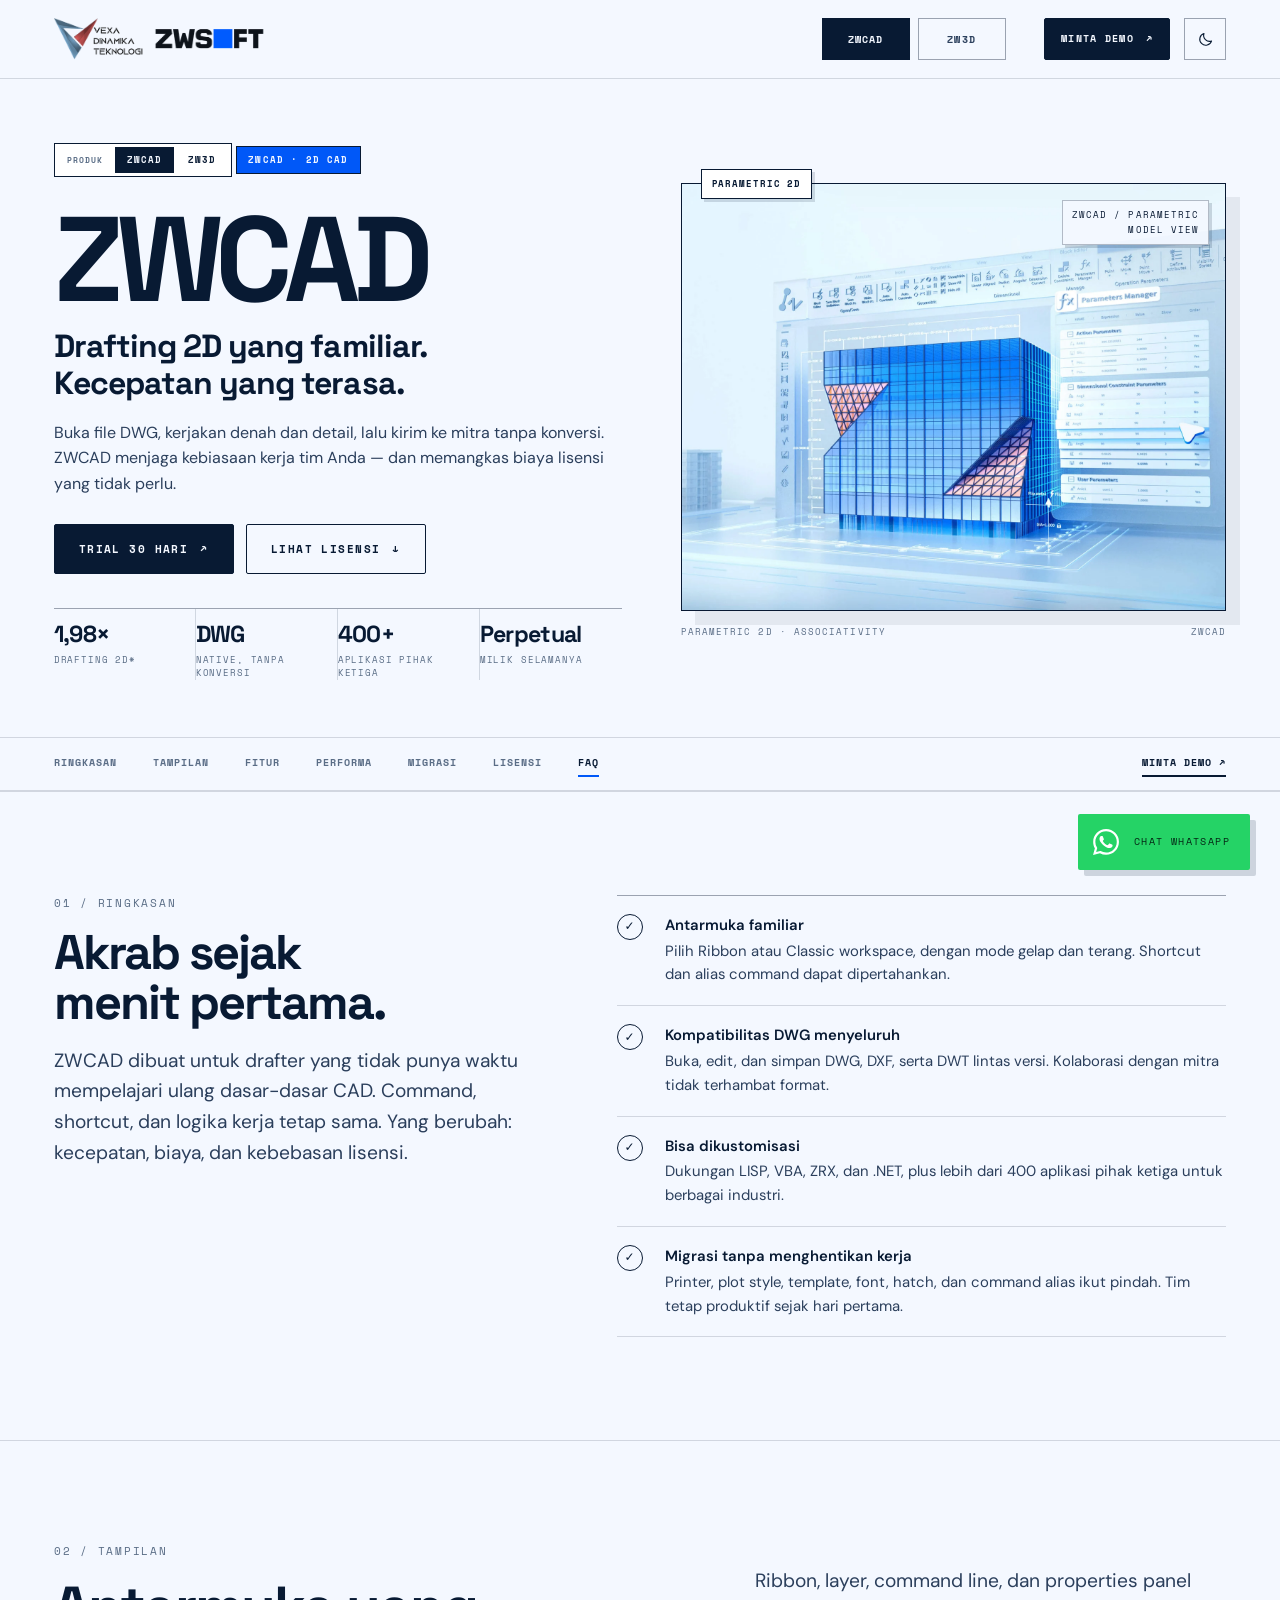
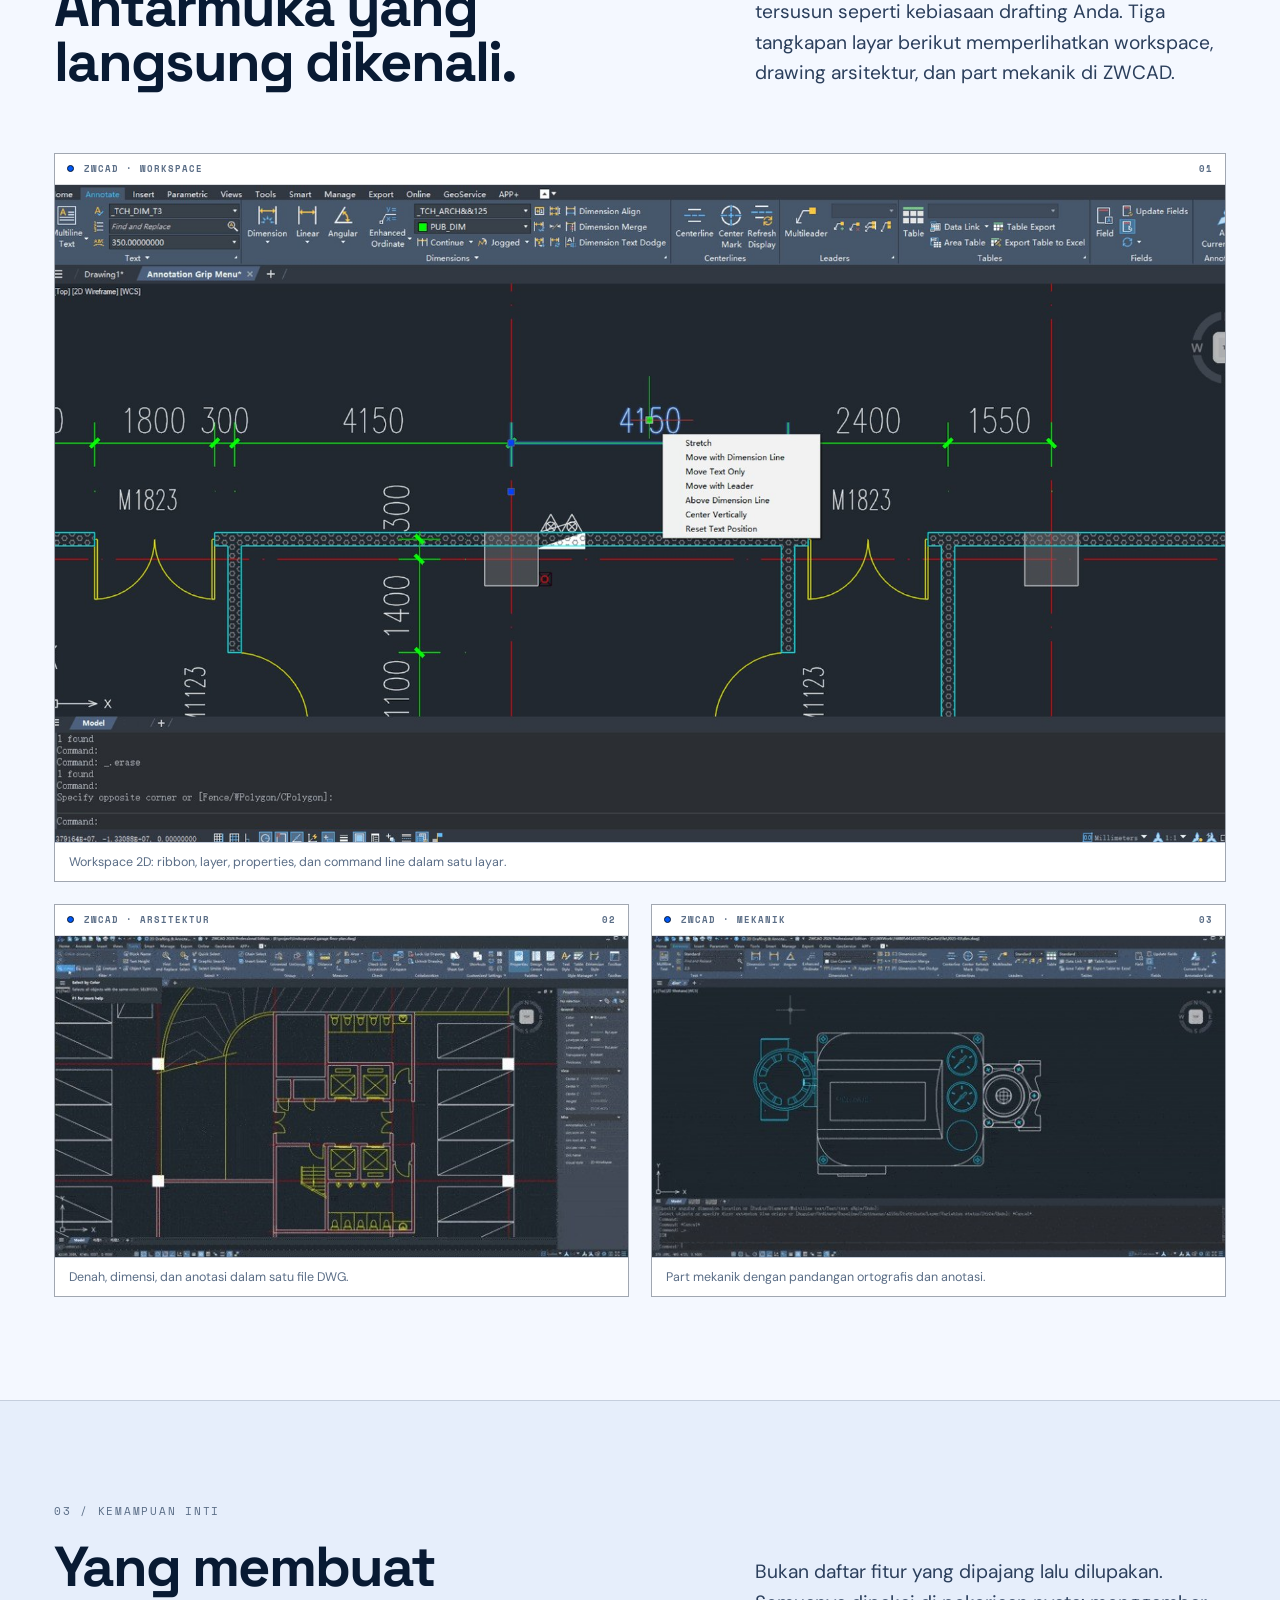
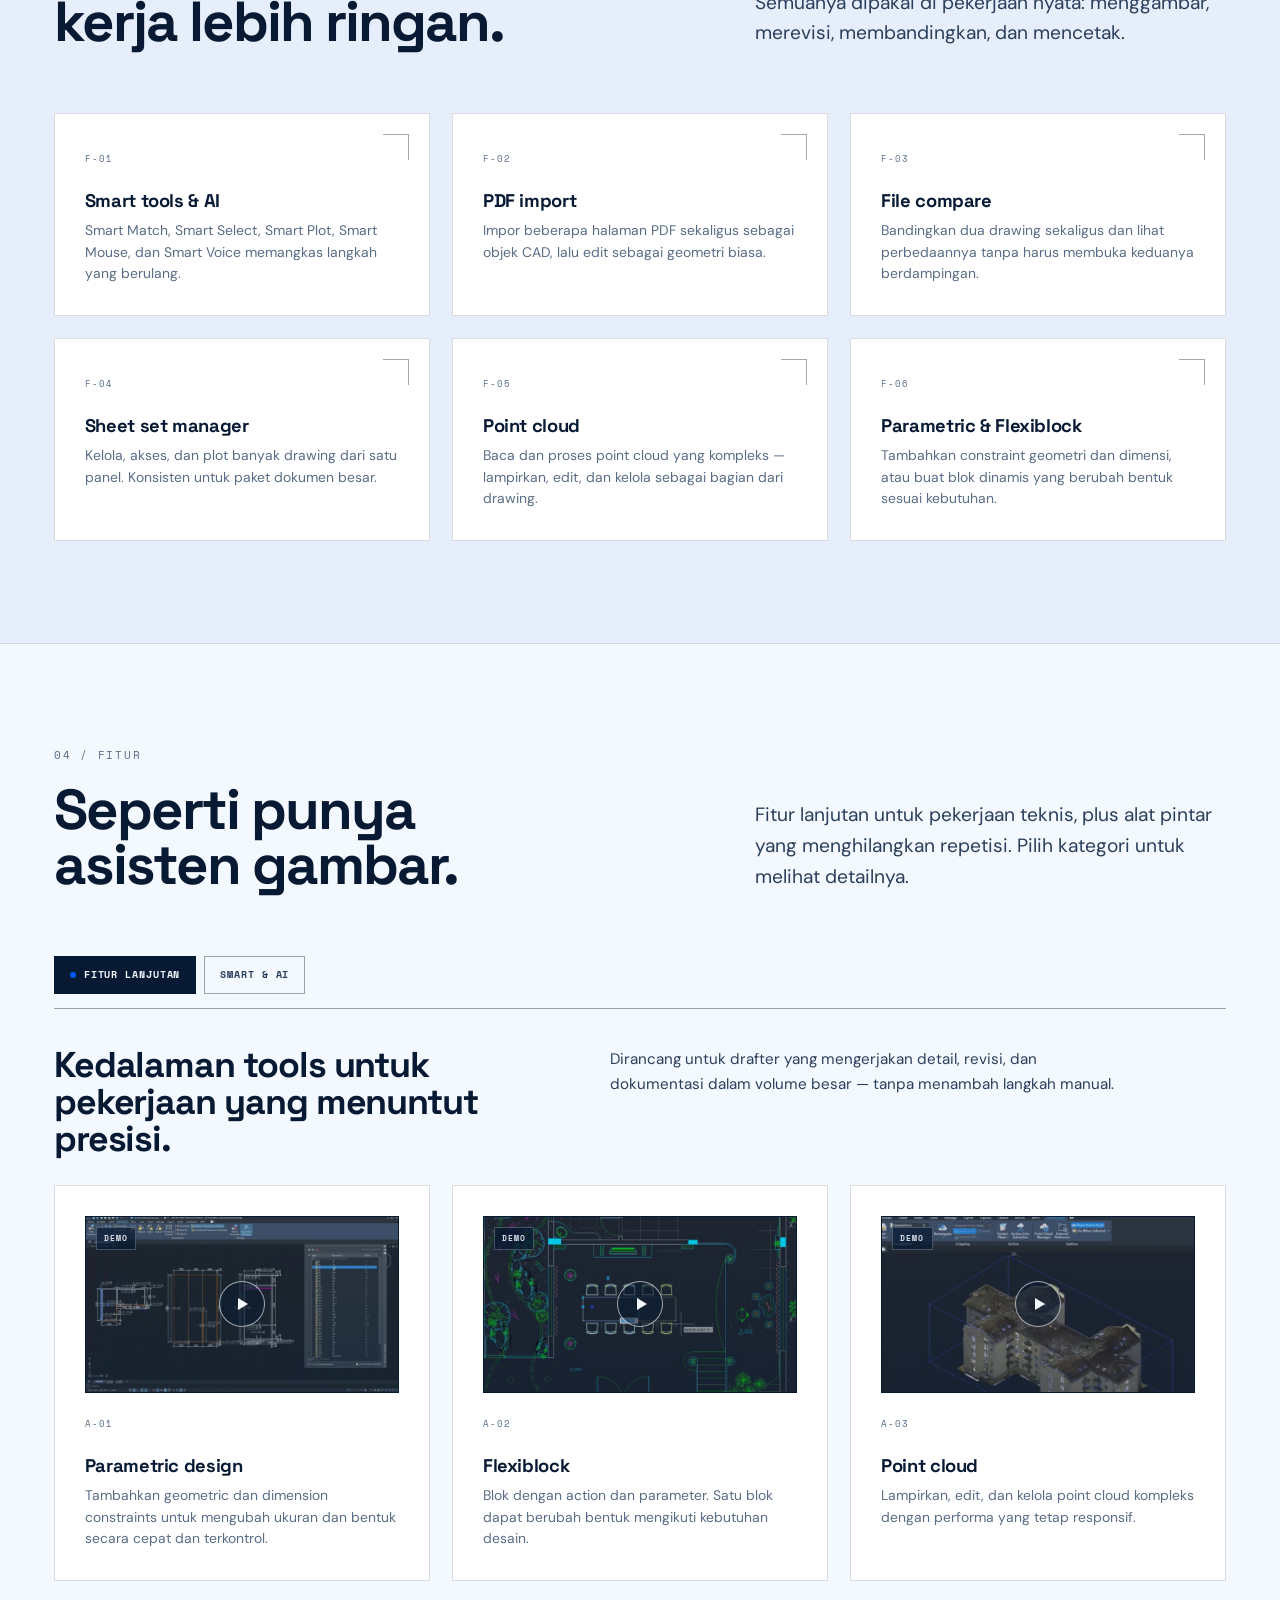
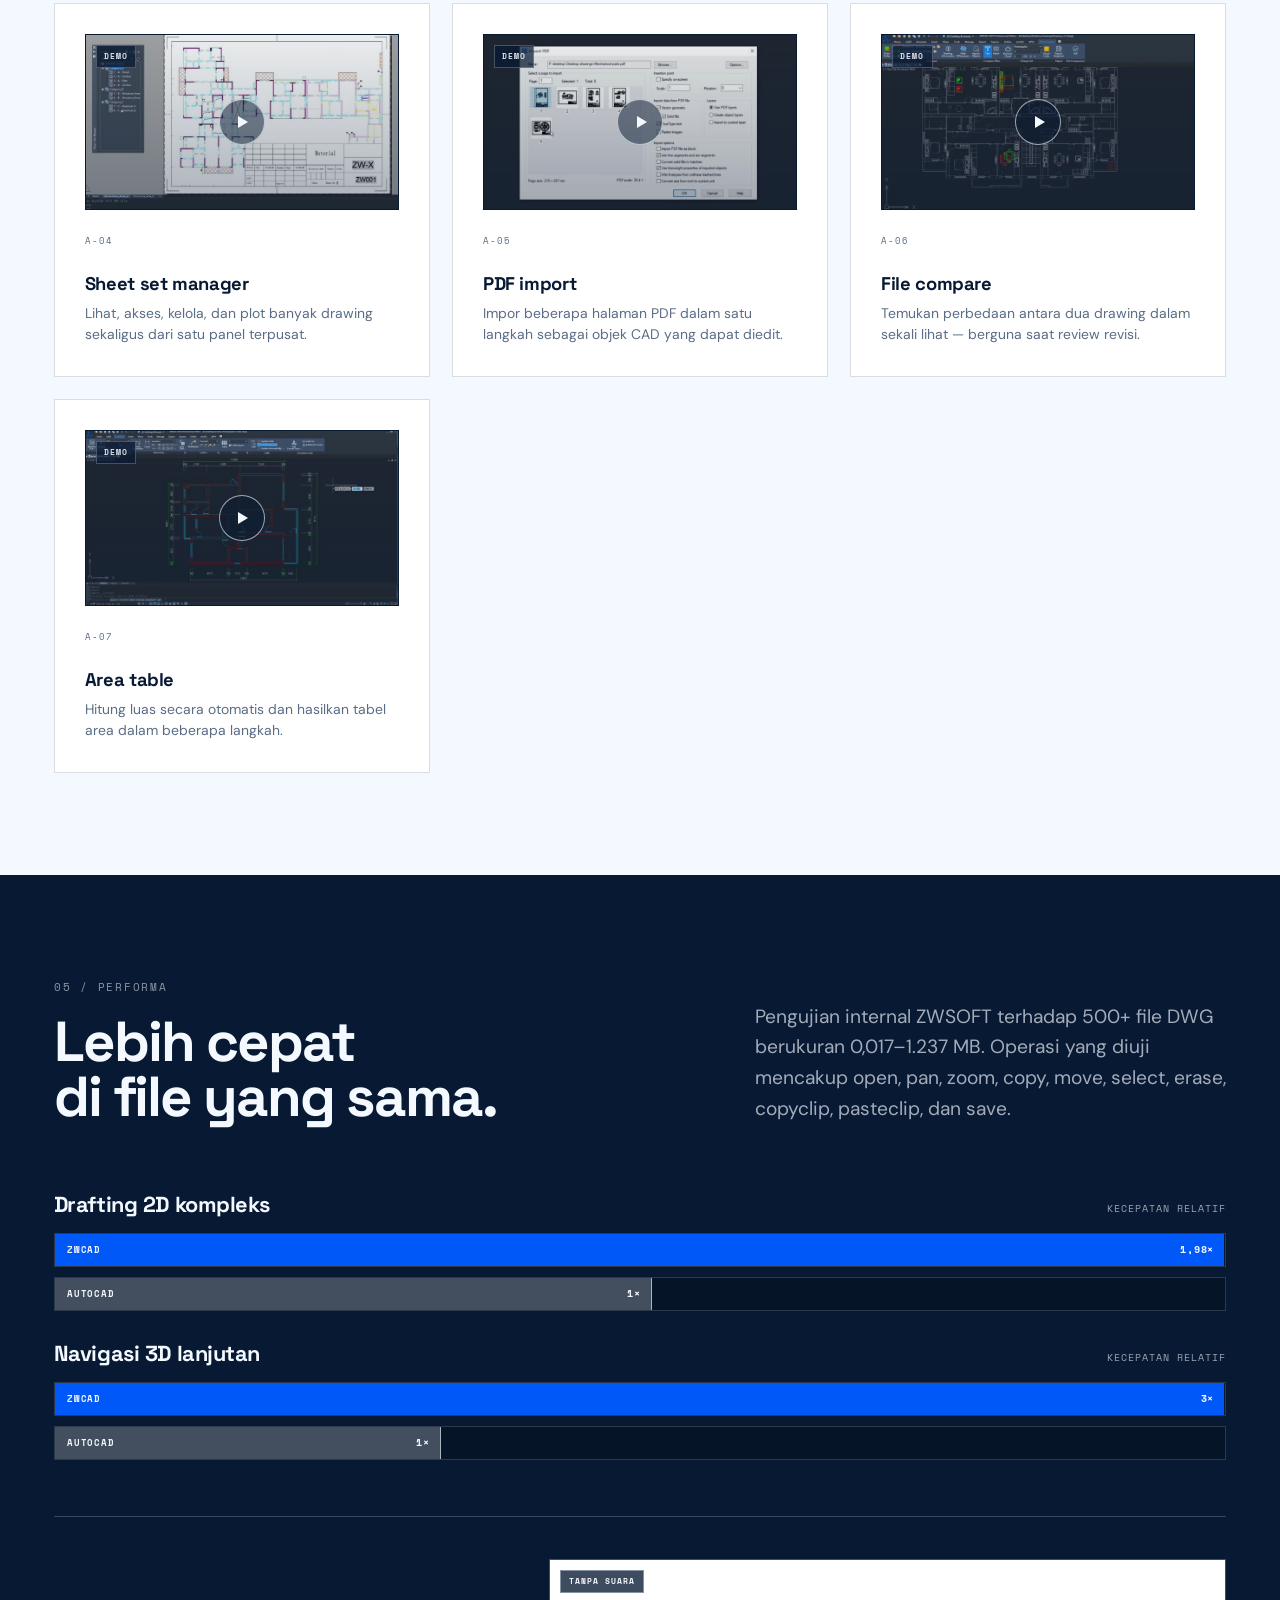
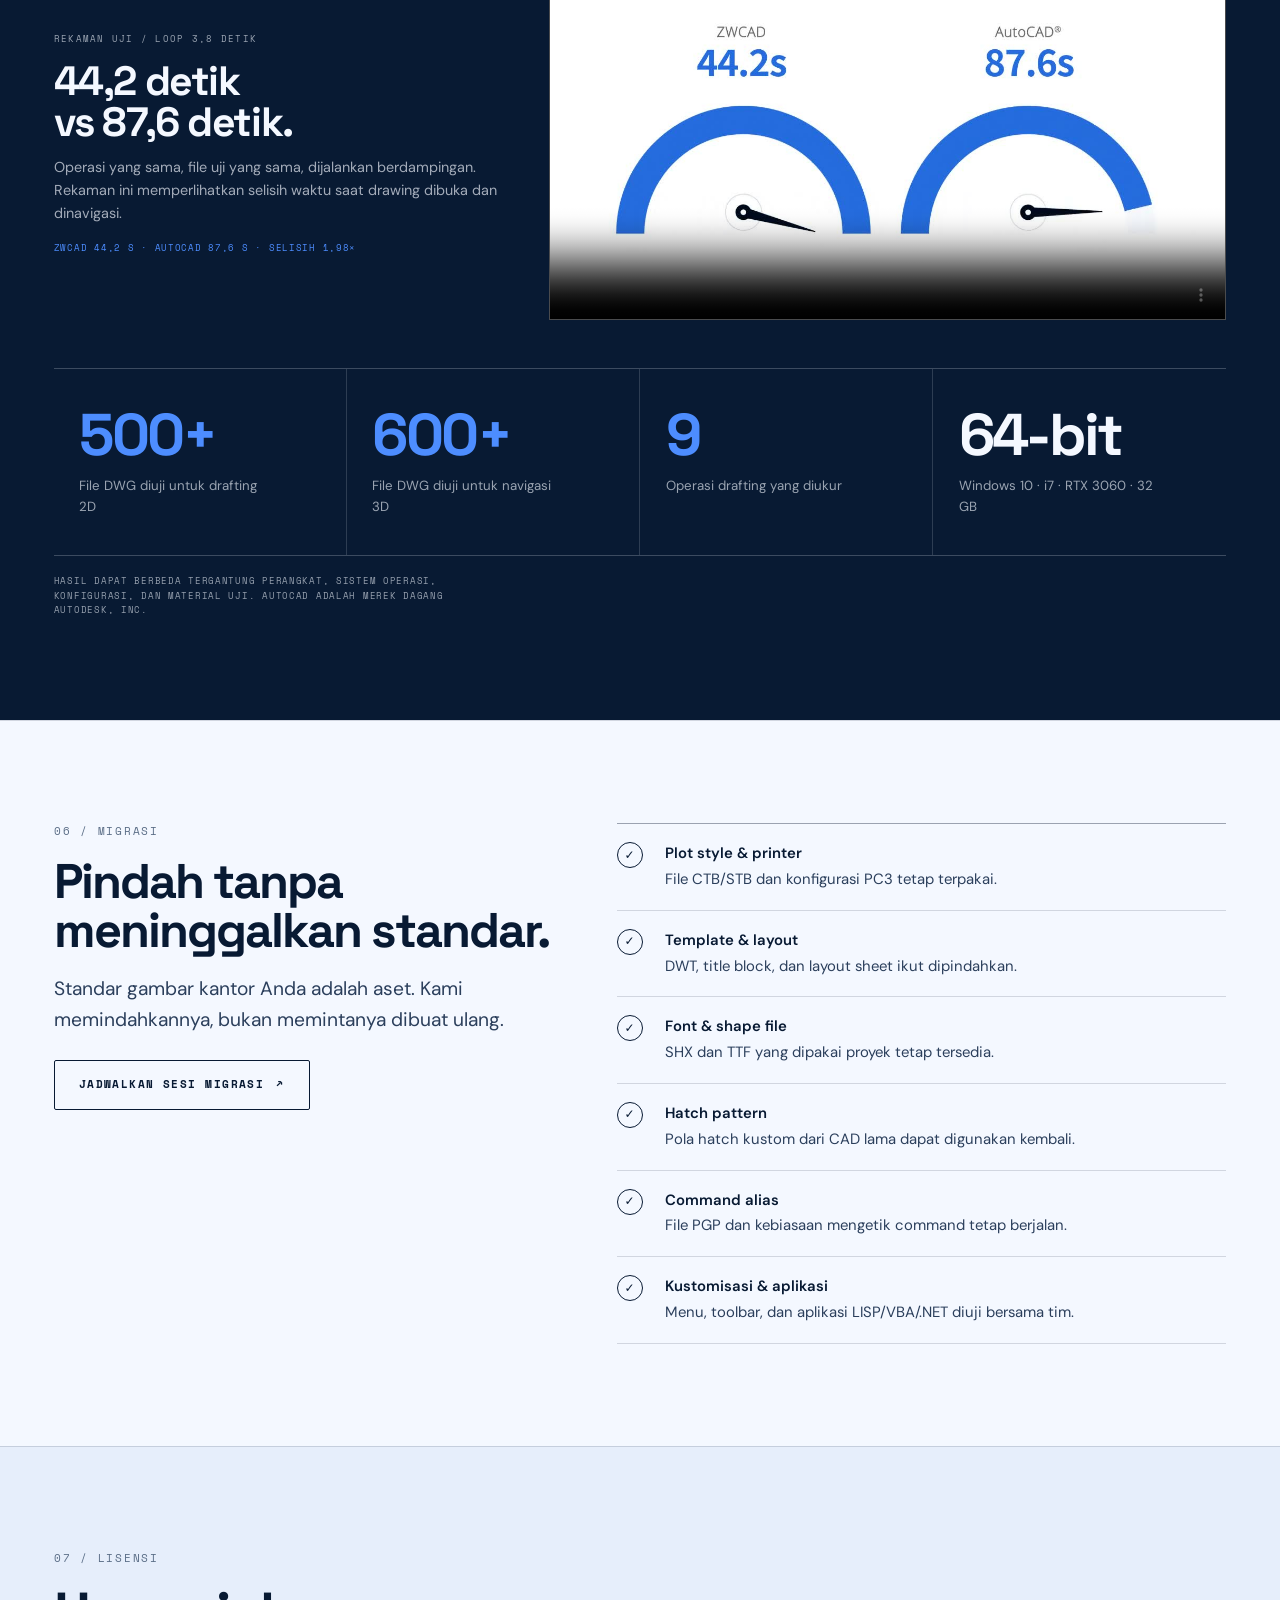
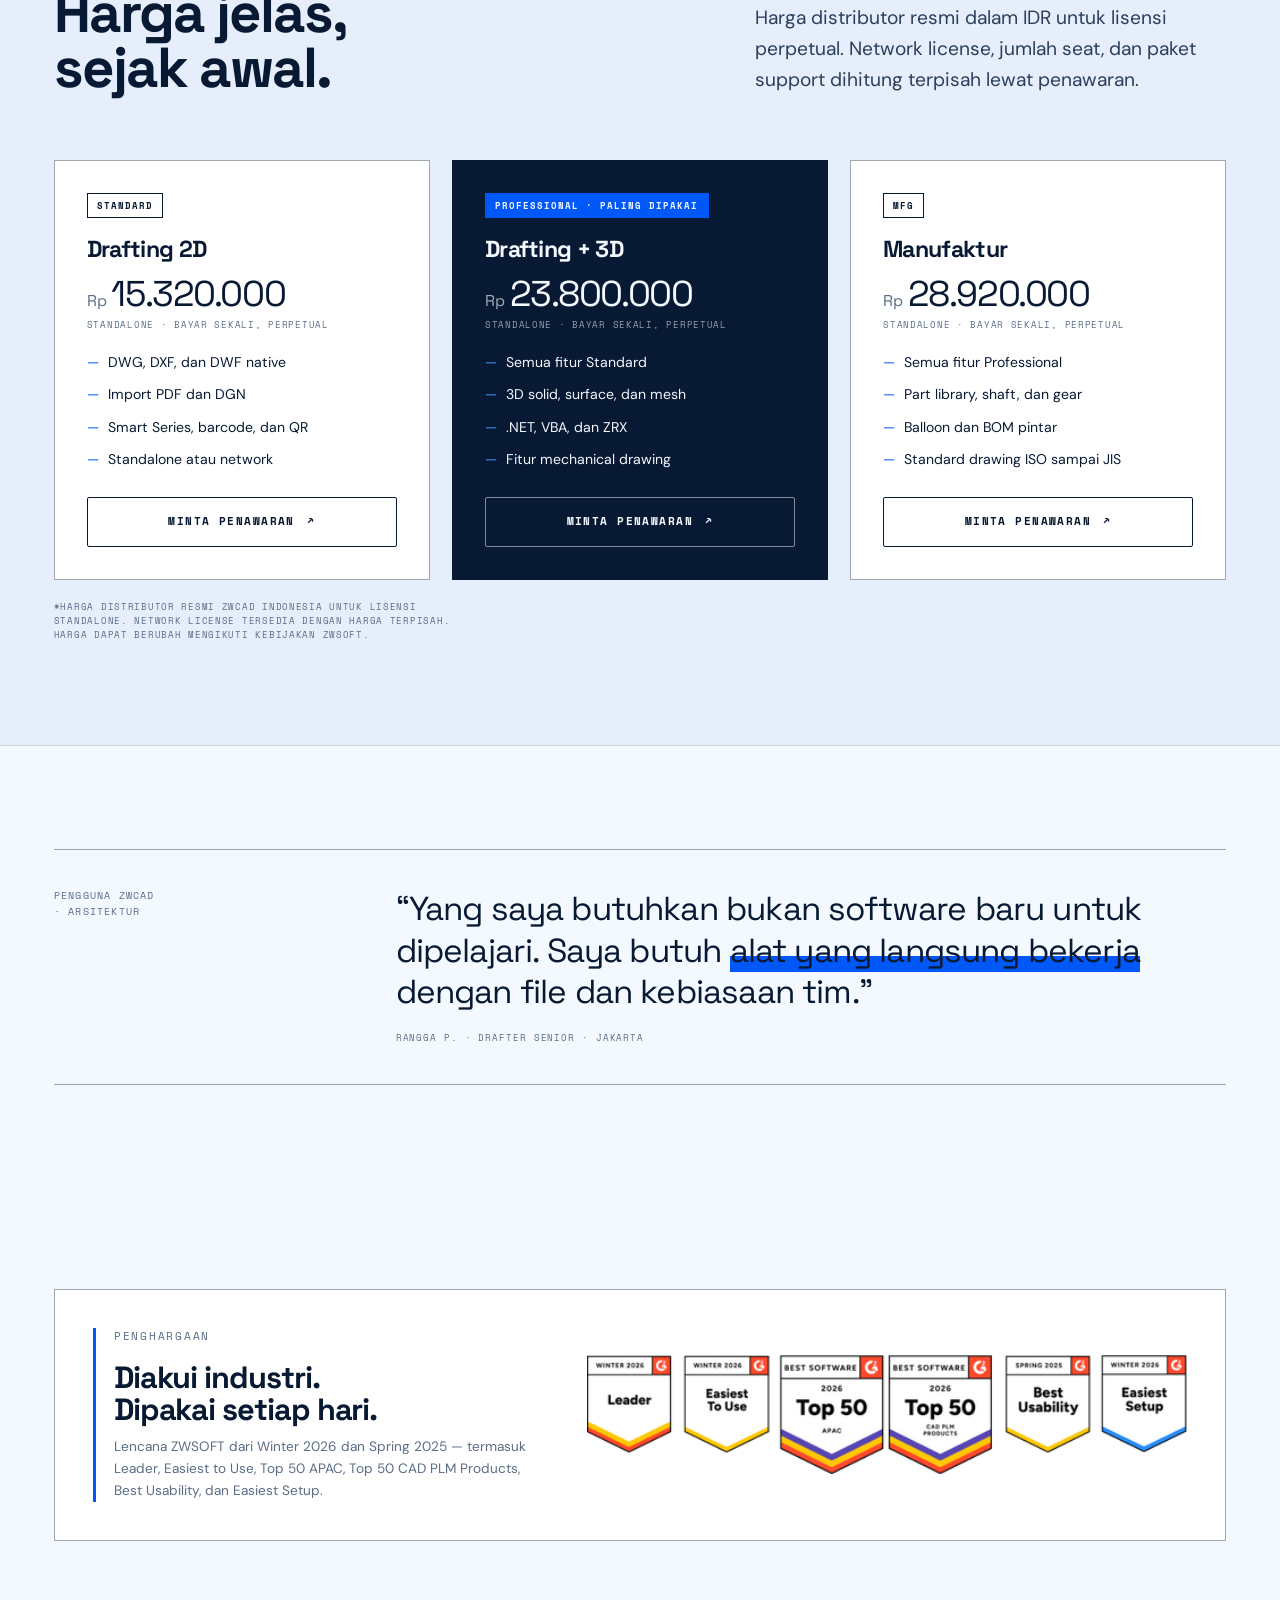
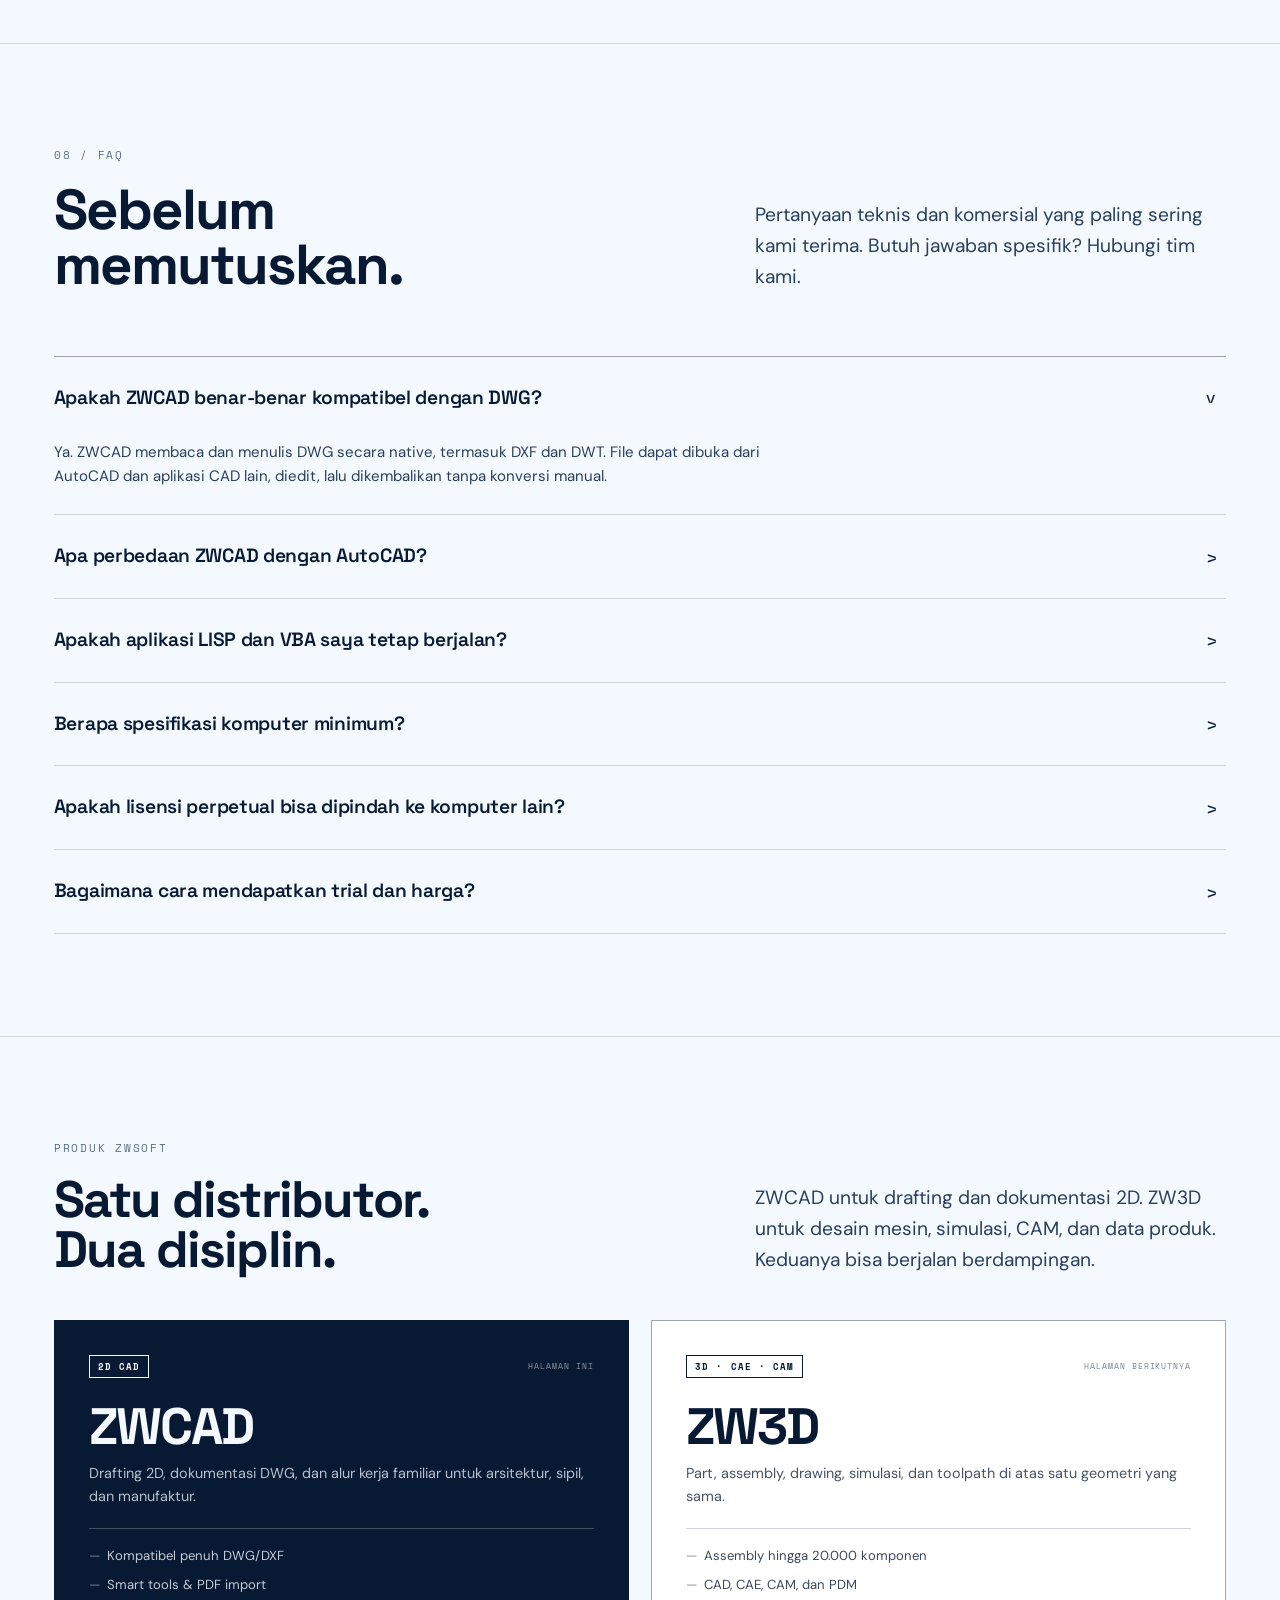
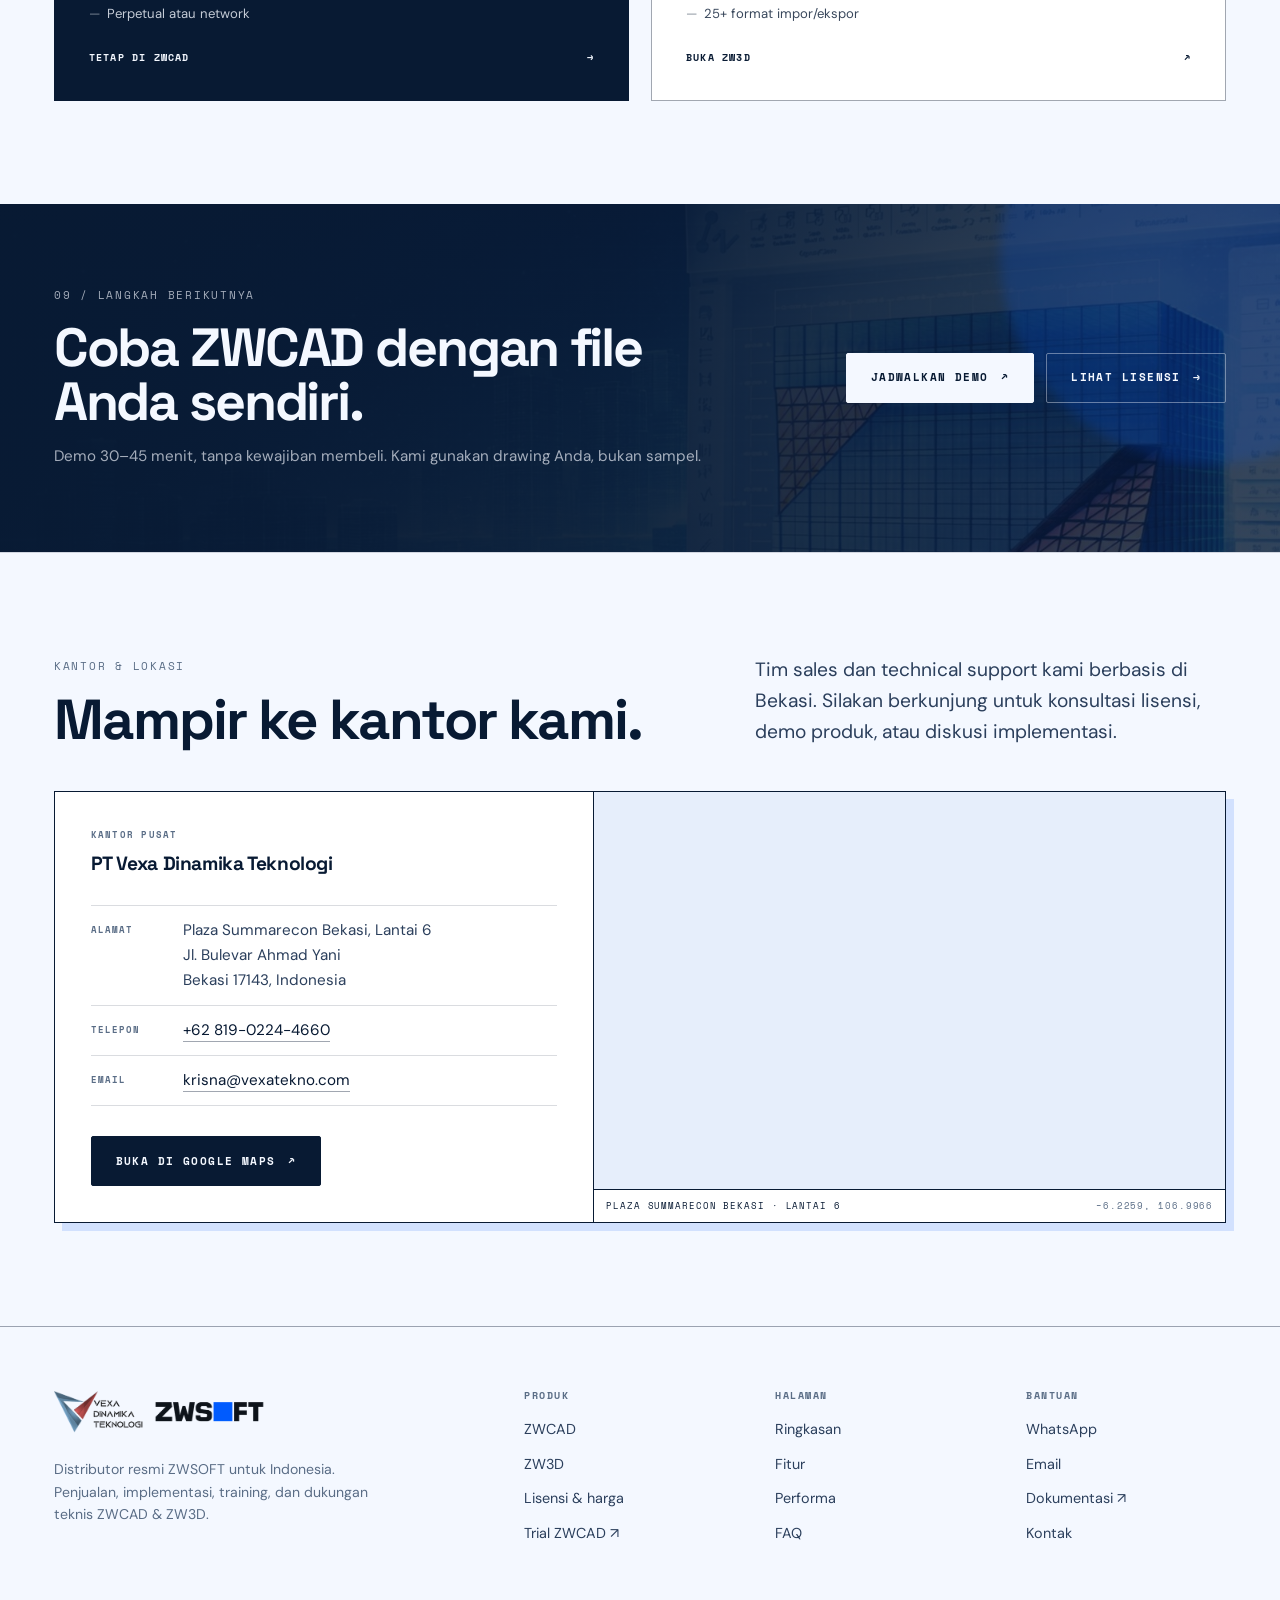
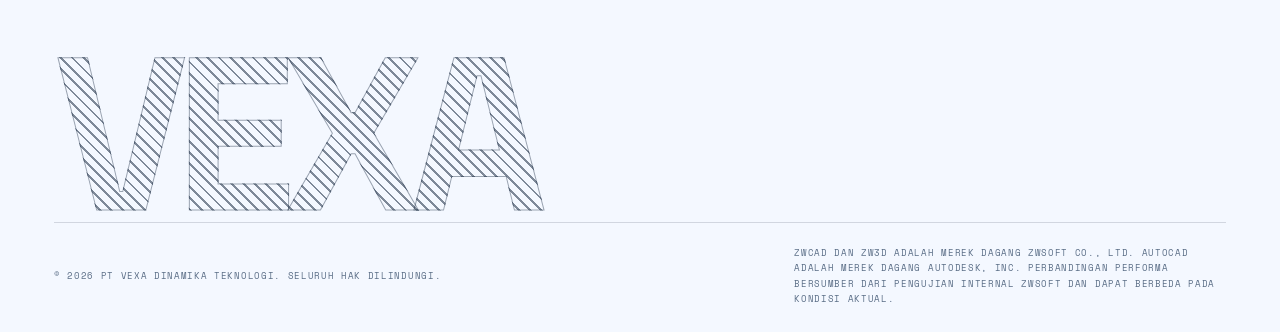
<file: index.html>
<!doctype html>
<html lang="id-ID">
<head>
  <meta charset="utf-8">
  <meta name="viewport" content="width=device-width, initial-scale=1">
  <script>
    (function () {
      try {
        var saved = localStorage.getItem("vx-theme");
        var dark = saved ? saved === "dark" : window.matchMedia("(prefers-color-scheme: dark)").matches;
        document.documentElement.setAttribute("data-theme", dark ? "dark" : "light");
      } catch (e) {}
    })();
  </script>
  <title>ZWCAD Indonesia — Harga Resmi &amp; Lisensi Perpetual | Vexa</title>
  <meta name="description" content="ZWCAD untuk drafting 2D: kompatibel penuh DWG, antarmuka familiar, lisensi perpetual mulai Rp 15.320.000. Distributor resmi ZWSOFT, support lokal.">
  <link rel="canonical" href="https://vexatekno.com/zwcad/">
  <meta name="robots" content="index,follow,max-image-preview:large,max-snippet:-1,max-video-preview:-1">
  <meta name="author" content="PT Vexa Dinamika Teknologi">
  <meta name="theme-color" content="#f4f8ff" media="(prefers-color-scheme: light)">
  <meta name="theme-color" content="#081a33" media="(prefers-color-scheme: dark)">
  <meta property="og:type" content="website">
  <meta property="og:site_name" content="Vexa Dinamika Teknologi">
  <meta property="og:locale" content="id_ID">
  <meta property="og:url" content="https://vexatekno.com/zwcad/">
  <meta property="og:title" content="ZWCAD — Drafting 2D yang familiar, kompatibel DWG">
  <meta property="og:description" content="Lisensi perpetual mulai Rp 15.320.000. Distributor resmi ZWSOFT Indonesia dengan support lokal.">
  <meta property="og:image" content="https://vexatekno.com/wp-content/uploads/2026/11/og-zwcad.png">
  <meta property="og:image:type" content="image/png">
  <meta property="og:image:width" content="1200">
  <meta property="og:image:height" content="630">
  <meta property="og:image:alt" content="Kartu ZWCAD: drafting 2D kompatibel DWG dari Vexa, distributor resmi ZWSOFT Indonesia">
  <meta name="twitter:card" content="summary_large_image">
  <meta name="twitter:title" content="ZWCAD — Drafting 2D yang familiar, kompatibel DWG">
  <meta name="twitter:description" content="Lisensi perpetual mulai Rp 15.320.000. Distributor resmi ZWSOFT Indonesia dengan support lokal.">
  <meta name="twitter:image" content="https://vexatekno.com/wp-content/uploads/2026/11/og-zwcad.png">
  <meta name="twitter:image:alt" content="Kartu ZWCAD: drafting 2D kompatibel DWG dari Vexa, distributor resmi ZWSOFT Indonesia">
  <link rel="icon" href="assets/favicon.png" type="image/png">
  <link rel="preconnect" href="https://fonts.googleapis.com">
  <link rel="preconnect" href="https://fonts.gstatic.com" crossorigin>
  <link href="https://fonts.googleapis.com/css2?family=DM+Sans:opsz,wght@9..40,400;9..40,500;9..40,700&family=Space+Grotesk:wght@500;600;700&family=Space+Mono:wght@400;700&display=swap" rel="stylesheet">
  <link rel="stylesheet" href="assets/css/main.css">
  <script>document.documentElement.classList.add("js");</script>
  <script type="application/ld+json">
{
  "@context": "https://schema.org",
  "@type": "Organization",
  "@id": "https://vexatekno.com/#organization",
  "name": "PT Vexa Dinamika Teknologi",
  "alternateName": "Vexa",
  "url": "https://vexatekno.com/",
  "logo": {
    "@type": "ImageObject",
    "url": "https://vexatekno.com/wp-content/uploads/2026/04/cropped-Judul2.png",
    "width": 512,
    "height": 512
  },
  "description": "Distributor resmi ZWSOFT untuk Indonesia. Penjualan, implementasi, training, dan dukungan teknis ZWCAD dan ZW3D.",
  "address": {
    "@type": "PostalAddress",
    "streetAddress": "Plaza Summarecon Bekasi Lantai 6, Jl. Bulevar Ahmad Yani",
    "addressLocality": "Bekasi",
    "postalCode": "17143",
    "addressCountry": "ID"
  },
  "email": "krisna@vexatekno.com",
  "telephone": "+6281902244660",
  "areaServed": {
    "@type": "Country",
    "name": "Indonesia"
  },
  "contactPoint": [
    {
      "@type": "ContactPoint",
      "contactType": "sales",
      "telephone": "+6281902244660",
      "email": "krisna@vexatekno.com",
      "areaServed": "ID",
      "availableLanguage": [
        "id",
        "en"
      ]
    }
  ]
}
  </script>
  <script type="application/ld+json">
{
  "@context": "https://schema.org",
  "@type": "Product",
  "name": "ZWCAD",
  "description": "Perangkat lunak CAD 2D dan 3D dari ZWSOFT dengan kompatibilitas native DWG, DXF, dan DWT, serta lisensi perpetual.",
  "brand": {
    "@type": "Brand",
    "name": "ZWSOFT"
  },
  "category": "Computer aided design software",
  "url": "https://vexatekno.com/zwcad/",
  "image": [
    "https://vexatekno.com/wp-content/uploads/2026/11/og-zwcad.png"
  ],
  "offers": {
    "@type": "AggregateOffer",
    "priceCurrency": "IDR",
    "lowPrice": "15320000",
    "highPrice": "28920000",
    "offerCount": "3",
    "availability": "https://schema.org/InStock",
    "seller": {
      "@id": "https://vexatekno.com/#organization"
    },
    "offers": [
      {
        "@type": "Offer",
        "name": "ZWCAD Standard",
        "price": "15320000",
        "priceCurrency": "IDR",
        "availability": "https://schema.org/InStock",
        "itemCondition": "https://schema.org/NewCondition",
        "url": "https://vexatekno.com/zwcad/#harga"
      },
      {
        "@type": "Offer",
        "name": "ZWCAD Professional",
        "price": "23800000",
        "priceCurrency": "IDR",
        "availability": "https://schema.org/InStock",
        "itemCondition": "https://schema.org/NewCondition",
        "url": "https://vexatekno.com/zwcad/#harga"
      },
      {
        "@type": "Offer",
        "name": "ZWCAD MFG",
        "price": "28920000",
        "priceCurrency": "IDR",
        "availability": "https://schema.org/InStock",
        "itemCondition": "https://schema.org/NewCondition",
        "url": "https://vexatekno.com/zwcad/#harga"
      }
    ]
  }
}
  </script>
  <script type="application/ld+json">
{
  "@context": "https://schema.org",
  "@type": "FAQPage",
  "@id": "https://vexatekno.com/zwcad/#faq",
  "mainEntity": [
    {
      "@type": "Question",
      "name": "Apakah ZWCAD benar-benar kompatibel dengan DWG?",
      "acceptedAnswer": {
        "@type": "Answer",
        "text": "Ya. ZWCAD membaca dan menulis DWG secara native, termasuk DXF dan DWT. File dapat dibuka dari AutoCAD dan aplikasi CAD lain, diedit, lalu dikembalikan tanpa konversi manual."
      }
    },
    {
      "@type": "Question",
      "name": "Apa perbedaan ZWCAD dengan AutoCAD?",
      "acceptedAnswer": {
        "@type": "Answer",
        "text": "ZWCAD menawarkan alur kerja 2D yang sangat mirip dengan antarmuka dan command yang familiar, dengan model lisensi perpetual dan biaya kepemilikan yang lebih rendah. Untuk kebutuhan spesifik, kami dapat melakukan perbandingan fitur berdasarkan workflow tim Anda."
      }
    },
    {
      "@type": "Question",
      "name": "Apakah aplikasi LISP dan VBA saya tetap berjalan?",
      "acceptedAnswer": {
        "@type": "Answer",
        "text": "ZWCAD mendukung LISP, VBA, ZRX, dan .NET. Sebagian besar aplikasi dapat berjalan langsung atau dengan penyesuaian kecil. Kami dapat membantu menguji aplikasi kritikal Anda selama proses migrasi."
      }
    },
    {
      "@type": "Question",
      "name": "Berapa spesifikasi komputer minimum?",
      "acceptedAnswer": {
        "@type": "Answer",
        "text": "ZWCAD berjalan pada Windows 64-bit dengan RAM 8 GB (disarankan 16 GB) dan GPU yang mendukung OpenGL. Untuk drawing dan point cloud berukuran besar, RAM 32 GB dan GPU diskrit sangat disarankan."
      }
    },
    {
      "@type": "Question",
      "name": "Apakah lisensi perpetual bisa dipindah ke komputer lain?",
      "acceptedAnswer": {
        "@type": "Answer",
        "text": "Bisa, dengan proses deaktivasi dan aktivasi ulang sesuai ketentuan lisensi. Untuk tim yang sering berpindah perangkat, lisensi network biasanya lebih praktis."
      }
    },
    {
      "@type": "Question",
      "name": "Bagaimana cara mendapatkan trial dan harga?",
      "acceptedAnswer": {
        "@type": "Answer",
        "text": "Trial 30 hari tersedia melalui tautan unduh resmi. Daftar harga lisensi dalam IDR ada di bagian lisensi halaman ini. Untuk konfigurasi network atau jumlah seat khusus, isi formulir kontak atau hubungi WhatsApp kami."
      }
    }
  ]
}
  </script>
  <script type="application/ld+json">
{
  "@context": "https://schema.org",
  "@type": "BreadcrumbList",
  "@id": "https://vexatekno.com/zwcad/#breadcrumb",
  "itemListElement": [
    {
      "@type": "ListItem",
      "position": 1,
      "name": "Beranda",
      "item": "https://vexatekno.com/"
    },
    {
      "@type": "ListItem",
      "position": 2,
      "name": "ZWCAD",
      "item": "https://vexatekno.com/zwcad/"
    }
  ]
}
  </script>
</head>
<body class="theme-zwcad">
  <a class="skip-link" href="#main">Lewati ke konten</a>

  <header class="site-header">
    <div class="container header__inner">
      <a class="brand" href="./" aria-label="Vexa Dinamika Teknologi — Distributor Resmi ZWSOFT">
        <img class="brand__logo brand__logo--on-light" src="assets/logo-vexa-zwsoft.png" alt="" width="530" height="105">
        <img class="brand__logo brand__logo--on-dark" src="assets/logo-vexa-zwsoft-light.png" alt="" width="530" height="105">
      </a>

      <nav class="nav" id="site-nav" aria-label="Pilih produk">
        <a class="nav__link is-current" href="./" aria-current="page">ZWCAD</a>
        <a class="nav__link" href="https://vexatekno.com/zw3d/">ZW3D</a>
      </nav>

      <div class="header__actions">
        <a class="btn btn--solid" href="#kontak">Minta Demo <span class="arrow" aria-hidden="true">↗</span></a>
        <button class="theme-toggle" type="button" data-theme-toggle aria-pressed="false" aria-label="Aktifkan mode gelap" title="Mode gelap">
          <svg class="theme-toggle__icon theme-toggle__icon--moon" viewBox="0 0 24 24" aria-hidden="true" focusable="false">
            <path d="M20.5 14.2A8.5 8.5 0 0 1 9.8 3.5a8.5 8.5 0 1 0 10.7 10.7Z" fill="none" stroke="currentColor" stroke-width="1.6" stroke-linejoin="round"/>
          </svg>
          <svg class="theme-toggle__icon theme-toggle__icon--sun" viewBox="0 0 24 24" aria-hidden="true" focusable="false">
            <circle cx="12" cy="12" r="4.2" fill="none" stroke="currentColor" stroke-width="1.6"/>
            <path d="M12 2.5v2.2M12 19.3v2.2M2.5 12h2.2M19.3 12h2.2M5.3 5.3l1.6 1.6M17.1 17.1l1.6 1.6M18.7 5.3l-1.6 1.6M6.9 17.1l-1.6 1.6" fill="none" stroke="currentColor" stroke-width="1.6" stroke-linecap="round"/>
          </svg>
        </button>
        <button class="menu-btn" type="button" aria-expanded="false" aria-controls="site-nav" aria-label="Buka menu">
          <span></span>
        </button>
      </div>
    </div>
  </header>

  <main id="main">
    <!-- ================= HERO ================= -->
    <section class="page-hero">
      <div class="container">
        <div class="page-hero__grid">
          <div>
            <nav class="product-switch" aria-label="Navigasi produk">
              <span class="product-switch__label">Produk</span>
              <a class="is-current" href="./" aria-current="page">ZWCAD</a>
              <a href="https://vexatekno.com/zw3d/">ZW3D</a>
            </nav>
            <span class="product-kicker">ZWCAD · 2D CAD</span>
            <h1 class="product-wordmark">ZWCAD<span class="sr-only"> — Software CAD 2D kompatibel DWG untuk drafting dan dokumentasi teknik di Indonesia</span></h1>
            <p class="hero-line" style="font-family: var(--font-display); font-weight: 700; font-size: clamp(1.35rem, 2.5vw, 2rem); line-height: 1.15; letter-spacing: -0.03em; margin-top: 18px; max-width: 24ch;">
              Drafting 2D yang familiar. Kecepatan yang terasa.
            </p>
            <p class="page-hero__lead">
              Buka file DWG, kerjakan denah dan detail, lalu kirim ke mitra tanpa
              konversi. ZWCAD menjaga kebiasaan kerja tim Anda — dan memangkas
              biaya lisensi yang tidak perlu.
            </p>
            <div class="page-hero__actions">
              <a class="btn btn--solid" href="https://www.zwsoft.com/download?product=ZWCAD" target="_blank" rel="noopener">Trial 30 hari <span class="arrow" aria-hidden="true">↗</span></a>
              <a class="btn btn--ghost" href="#harga">Lihat lisensi <span class="arrow" aria-hidden="true">↓</span></a>
            </div>
            <div class="page-hero__facts">
              <div><strong>1,98×</strong><span>Drafting 2D*</span></div>
              <div><strong>DWG</strong><span>Native, tanpa konversi</span></div>
              <div><strong>400+</strong><span>Aplikasi pihak ketiga</span></div>
              <div><strong>Perpetual</strong><span>Milik selamanya</span></div>
            </div>
          </div>

          <div class="page-hero__art reveal" data-parallax>
            <span class="bp-tag bp-tag--top">PARAMETRIC 2D</span>
            <div class="blueprint blueprint--media">
              <img class="blueprint__img" src="assets/img/zwcad-hero.webp" alt="Fasad bangunan parametrik di ZWCAD: model 2D dengan dimensi, constraint, dan Parameters Manager" width="1530" height="1200" fetchpriority="high" decoding="async">
              <div class="bp-caption">ZWCAD / PARAMETRIC<br>MODEL VIEW</div>
            </div>
            <div class="hero__art-note">
              <span>Parametric 2D · associativity</span>
              <span>ZWCAD</span>
            </div>
          </div>
        </div>
      </div>
    </section>

    <!-- ================= SUBNAV ================= -->
    <nav class="subnav" aria-label="Navigasi halaman ZWCAD">
      <div class="container subnav__inner">
        <a href="#ringkasan" class="is-current" data-spy-link>Ringkasan</a>
        <a href="#tampilan" data-spy-link>Tampilan</a>
        <a href="#fitur" data-spy-link>Fitur</a>
        <a href="#performa" data-spy-link>Performa</a>
        <a href="#migrasi" data-spy-link>Migrasi</a>
        <a href="#harga" data-spy-link>Lisensi</a>
        <a href="#faq" data-spy-link>FAQ</a>
        <span class="subnav__spacer"></span>
        <a class="subnav__cta" href="#kontak">Minta demo ↗</a>
      </div>
    </nav>

    <!-- ================= OVERVIEW ================= -->
    <section class="section" id="ringkasan">
      <div class="container">
        <div class="split">
          <div class="split__sticky">
            <span class="section-index">01 / Ringkasan</span>
            <h2>Akrab sejak<br>menit pertama.</h2>
            <p class="lead">
              ZWCAD dibuat untuk drafter yang tidak punya waktu mempelajari ulang
              dasar-dasar CAD. Command, shortcut, dan logika kerja tetap sama.
              Yang berubah: kecepatan, biaya, dan kebebasan lisensi.
            </p>
          </div>

          <ul class="checklist">
            <li>
              <span><strong>Antarmuka familiar</strong>Pilih Ribbon atau Classic workspace, dengan mode gelap dan terang. Shortcut dan alias command dapat dipertahankan.</span>
            </li>
            <li>
              <span><strong>Kompatibilitas DWG menyeluruh</strong>Buka, edit, dan simpan DWG, DXF, serta DWT lintas versi. Kolaborasi dengan mitra tidak terhambat format.</span>
            </li>
            <li>
              <span><strong>Bisa dikustomisasi</strong>Dukungan LISP, VBA, ZRX, dan .NET, plus lebih dari 400 aplikasi pihak ketiga untuk berbagai industri.</span>
            </li>
            <li>
              <span><strong>Migrasi tanpa menghentikan kerja</strong>Printer, plot style, template, font, hatch, dan command alias ikut pindah. Tim tetap produktif sejak hari pertama.</span>
            </li>
          </ul>
        </div>
      </div>
    </section>

    <!-- ================= INTERFACE GALLERY ================= -->
    <section class="section" id="tampilan">
      <div class="container">
        <div class="section-head">
          <div>
            <span class="section-index">02 / Tampilan</span>
            <h2>Antarmuka yang<br>langsung dikenali.</h2>
          </div>
          <p class="lead">
            Ribbon, layer, command line, dan properties panel tersusun seperti
            kebiasaan drafting Anda. Tiga tangkapan layar berikut memperlihatkan
            workspace, drawing arsitektur, dan part mekanik di ZWCAD.
          </p>
        </div>

        <div class="media-grid">
          <figure class="media-frame media-frame--wide reveal">
            <div class="media-frame__bar">
              <span class="media-frame__dot" aria-hidden="true"></span>
              <span>ZWCAD · workspace</span>
              <span>01</span>
            </div>
            <img src="assets/img/zwcad-workspace.jpg" alt="Workspace ZWCAD dengan ribbon, drawing teknik, layer, dan properties panel" width="1800" height="990" loading="lazy" decoding="async">
            <figcaption>Workspace 2D: ribbon, layer, properties, dan command line dalam satu layar.</figcaption>
          </figure>

          <div class="media-pair">
            <figure class="media-frame reveal" style="--d:80ms">
              <div class="media-frame__bar">
                <span class="media-frame__dot" aria-hidden="true"></span>
                <span>ZWCAD · arsitektur</span>
                <span>02</span>
              </div>
              <img src="assets/img/zwcad-plan.jpg" alt="Denah arsitektur 2D dengan dimensi, grid kolom, dan anotasi di ZWCAD" width="600" height="338" loading="lazy" decoding="async">
              <figcaption>Denah, dimensi, dan anotasi dalam satu file DWG.</figcaption>
            </figure>

            <figure class="media-frame reveal" style="--d:160ms">
              <div class="media-frame__bar">
                <span class="media-frame__dot" aria-hidden="true"></span>
                <span>ZWCAD · mekanik</span>
                <span>03</span>
              </div>
              <img src="assets/img/zwcad-part.jpg" alt="Drawing part mekanik dengan pandangan ortografis dan anotasi di ZWCAD" width="600" height="338" loading="lazy" decoding="async">
              <figcaption>Part mekanik dengan pandangan ortografis dan anotasi.</figcaption>
            </figure>
          </div>
        </div>
      </div>
    </section>

    <!-- ================= FEATURE CARDS ================= -->
    <section class="section section--tint">
      <div class="container">
        <div class="section-head">
          <div>
            <span class="section-index">03 / Kemampuan inti</span>
            <h2>Yang membuat<br>kerja lebih ringan.</h2>
          </div>
          <p class="lead">
            Bukan daftar fitur yang dipajang lalu dilupakan. Semuanya dipakai
            di pekerjaan nyata: menggambar, merevisi, membandingkan, dan
            mencetak.
          </p>
        </div>

        <div class="feature-grid">
          <article class="feature reveal">
            <span class="feature__num">F-01</span>
            <h3>Smart tools &amp; AI</h3>
            <p>Smart Match, Smart Select, Smart Plot, Smart Mouse, dan Smart Voice memangkas langkah yang berulang.</p>
          </article>
          <article class="feature reveal" style="--d:80ms">
            <span class="feature__num">F-02</span>
            <h3>PDF import</h3>
            <p>Impor beberapa halaman PDF sekaligus sebagai objek CAD, lalu edit sebagai geometri biasa.</p>
          </article>
          <article class="feature reveal" style="--d:160ms">
            <span class="feature__num">F-03</span>
            <h3>File compare</h3>
            <p>Bandingkan dua drawing sekaligus dan lihat perbedaannya tanpa harus membuka keduanya berdampingan.</p>
          </article>
          <article class="feature reveal">
            <span class="feature__num">F-04</span>
            <h3>Sheet set manager</h3>
            <p>Kelola, akses, dan plot banyak drawing dari satu panel. Konsisten untuk paket dokumen besar.</p>
          </article>
          <article class="feature reveal" style="--d:80ms">
            <span class="feature__num">F-05</span>
            <h3>Point cloud</h3>
            <p>Baca dan proses point cloud yang kompleks — lampirkan, edit, dan kelola sebagai bagian dari drawing.</p>
          </article>
          <article class="feature reveal" style="--d:160ms">
            <span class="feature__num">F-06</span>
            <h3>Parametric &amp; Flexiblock</h3>
            <p>Tambahkan constraint geometri dan dimensi, atau buat blok dinamis yang berubah bentuk sesuai kebutuhan.</p>
          </article>
        </div>
      </div>
    </section>

    <!-- ================= TABS ================= -->
    <section class="section" id="fitur">
      <div class="container">
        <div class="section-head">
          <div>
            <span class="section-index">04 / Fitur</span>
            <h2>Seperti punya<br>asisten gambar.</h2>
          </div>
          <p class="lead">
            Fitur lanjutan untuk pekerjaan teknis, plus alat pintar yang
            menghilangkan repetisi. Pilih kategori untuk melihat detailnya.
          </p>
        </div>

        <div class="tabs" data-tabs>
          <div class="tab-list" role="tablist" aria-label="Kategori fitur ZWCAD">
            <button class="tab is-active" id="tab-advanced" role="tab" aria-selected="true" aria-controls="panel-advanced" data-tab="advanced">Fitur lanjutan</button>
            <button class="tab" id="tab-smart" role="tab" aria-selected="false" aria-controls="panel-smart" tabindex="-1" data-tab="smart">Smart &amp; AI</button>
          </div>

          <div class="tab-panels">
            <div class="tab-panel is-active" id="panel-advanced" role="tabpanel" aria-labelledby="tab-advanced">
              <div class="panel-intro">
                <h3>Kedalaman tools untuk pekerjaan yang menuntut presisi.</h3>
                <p>Dirancang untuk drafter yang mengerjakan detail, revisi, dan dokumentasi dalam volume besar — tanpa menambah langkah manual.</p>
              </div>
              <div class="feature-grid">
                <article class="feature feature--demo">
                  <div class="feature__media">
                    <video class="feature__video" poster="assets/img/zwcad-feature-parametric.jpg" data-src="https://statics.zwsoft.com/static/style2020/mp4/zwcad_ov/01_Parametric_Design.mp4" muted loop playsinline preload="none" aria-label="Demo Parametric design di ZWCAD"></video>
                    <span class="feature__badge" aria-hidden="true">Demo</span>
                    <button class="feature__play" type="button" aria-haspopup="dialog" aria-label="Putar demo Parametric design" data-play-label="Putar demo Parametric design">
                      <span class="feature__play-icon" aria-hidden="true"></span>
                    </button>
                  </div>
                  <span class="feature__num">A-01</span>
                  <h3>Parametric design</h3>
                  <p>Tambahkan geometric dan dimension constraints untuk mengubah ukuran dan bentuk secara cepat dan terkontrol.</p>
                </article>
                <article class="feature feature--demo">
                  <div class="feature__media">
                    <video class="feature__video" poster="assets/img/zwcad-feature-flexiblock.jpg" data-src="https://statics.zwsoft.com/static/style2020/mp4/cad-ov-2024/Flexiblock.mp4" muted loop playsinline preload="none" aria-label="Demo Flexiblock di ZWCAD"></video>
                    <span class="feature__badge" aria-hidden="true">Demo</span>
                    <button class="feature__play" type="button" aria-haspopup="dialog" aria-label="Putar demo Flexiblock" data-play-label="Putar demo Flexiblock">
                      <span class="feature__play-icon" aria-hidden="true"></span>
                    </button>
                  </div>
                  <span class="feature__num">A-02</span>
                  <h3>Flexiblock</h3>
                  <p>Blok dengan action dan parameter. Satu blok dapat berubah bentuk mengikuti kebutuhan desain.</p>
                </article>
                <article class="feature feature--demo">
                  <div class="feature__media">
                    <video class="feature__video" poster="assets/img/zwcad-feature-point-cloud.jpg" data-src="https://statics.zwsoft.com/static/style2020/mp4/cad-ov-2024/Point%20Cloud.mp4" muted loop playsinline preload="none" aria-label="Demo Point cloud di ZWCAD"></video>
                    <span class="feature__badge" aria-hidden="true">Demo</span>
                    <button class="feature__play" type="button" aria-haspopup="dialog" aria-label="Putar demo Point cloud" data-play-label="Putar demo Point cloud">
                      <span class="feature__play-icon" aria-hidden="true"></span>
                    </button>
                  </div>
                  <span class="feature__num">A-03</span>
                  <h3>Point cloud</h3>
                  <p>Lampirkan, edit, dan kelola point cloud kompleks dengan performa yang tetap responsif.</p>
                </article>
                <article class="feature feature--demo">
                  <div class="feature__media">
                    <video class="feature__video" poster="assets/img/zwcad-feature-sheet-set.jpg" data-src="https://statics.zwsoft.com/static/style2020/mp4/cad-ov-2024/Sheet%20Set%20Manager.mp4" muted loop playsinline preload="none" aria-label="Demo Sheet set manager di ZWCAD"></video>
                    <span class="feature__badge" aria-hidden="true">Demo</span>
                    <button class="feature__play" type="button" aria-haspopup="dialog" aria-label="Putar demo Sheet set manager" data-play-label="Putar demo Sheet set manager">
                      <span class="feature__play-icon" aria-hidden="true"></span>
                    </button>
                  </div>
                  <span class="feature__num">A-04</span>
                  <h3>Sheet set manager</h3>
                  <p>Lihat, akses, kelola, dan plot banyak drawing sekaligus dari satu panel terpusat.</p>
                </article>
                <article class="feature feature--demo">
                  <div class="feature__media">
                    <video class="feature__video" poster="assets/img/zwcad-feature-pdf-import.jpg" data-src="https://statics.zwsoft.com/static/style2020/mp4/cad-ov-2024/PDF%20Import.mp4" muted loop playsinline preload="none" aria-label="Demo PDF import di ZWCAD"></video>
                    <span class="feature__badge" aria-hidden="true">Demo</span>
                    <button class="feature__play" type="button" aria-haspopup="dialog" aria-label="Putar demo PDF import" data-play-label="Putar demo PDF import">
                      <span class="feature__play-icon" aria-hidden="true"></span>
                    </button>
                  </div>
                  <span class="feature__num">A-05</span>
                  <h3>PDF import</h3>
                  <p>Impor beberapa halaman PDF dalam satu langkah sebagai objek CAD yang dapat diedit.</p>
                </article>
                <article class="feature feature--demo">
                  <div class="feature__media">
                    <video class="feature__video" poster="assets/img/zwcad-feature-file-compare.jpg" data-src="https://statics.zwsoft.com/static/style2020/mp4/cad-ov-2024/File%20Compare.mp4" muted loop playsinline preload="none" aria-label="Demo File compare di ZWCAD"></video>
                    <span class="feature__badge" aria-hidden="true">Demo</span>
                    <button class="feature__play" type="button" aria-haspopup="dialog" aria-label="Putar demo File compare" data-play-label="Putar demo File compare">
                      <span class="feature__play-icon" aria-hidden="true"></span>
                    </button>
                  </div>
                  <span class="feature__num">A-06</span>
                  <h3>File compare</h3>
                  <p>Temukan perbedaan antara dua drawing dalam sekali lihat — berguna saat review revisi.</p>
                </article>
                <article class="feature feature--demo">
                  <div class="feature__media">
                    <video class="feature__video" poster="assets/img/zwcad-feature-area-table.jpg" data-src="https://statics.zwsoft.com/static/style2020/mp4/cad-ov-2024/Area%20Table.mp4" muted loop playsinline preload="none" aria-label="Demo Area table di ZWCAD"></video>
                    <span class="feature__badge" aria-hidden="true">Demo</span>
                    <button class="feature__play" type="button" aria-haspopup="dialog" aria-label="Putar demo Area table" data-play-label="Putar demo Area table">
                      <span class="feature__play-icon" aria-hidden="true"></span>
                    </button>
                  </div>
                  <span class="feature__num">A-07</span>
                  <h3>Area table</h3>
                  <p>Hitung luas secara otomatis dan hasilkan tabel area dalam beberapa langkah.</p>
                </article>
              </div>
            </div>

            <div class="tab-panel" id="panel-smart" role="tabpanel" aria-labelledby="tab-smart" hidden>
              <div class="panel-intro">
                <h3>Repetisi dikurangi. Fokus kembali ke desain.</h3>
                <p>Smart tools mengenali pola dan niat Anda, lalu menyelesaikan pekerjaan membosankan dengan lebih sedikit klik.</p>
              </div>
              <div class="feature-grid">
                <article class="feature feature--demo">
                  <div class="feature__media">
                    <video class="feature__video" poster="assets/img/zwcad-feature-smart-match.jpg" data-src="https://statics.zwsoft.com/static/style2020/mp4/zwcad_ov/1_Smart_Match.mp4" muted loop playsinline preload="none" aria-label="Demo Smart Match di ZWCAD"></video>
                    <span class="feature__badge" aria-hidden="true">Demo</span>
                    <button class="feature__play" type="button" aria-haspopup="dialog" aria-label="Putar demo Smart Match" data-play-label="Putar demo Smart Match">
                      <span class="feature__play-icon" aria-hidden="true"></span>
                    </button>
                  </div>
                  <span class="feature__num">S-01</span>
                  <h3>Smart Match</h3>
                  <p>Identifikasi bentuk identik secara otomatis dan edit secara batch.</p>
                </article>
                <article class="feature feature--demo">
                  <div class="feature__media">
                    <video class="feature__video" poster="assets/img/zwcad-feature-similar-search.jpg" data-src="https://statics.zwsoft.com/static/style2020/mp4/zwcad_ov/2_Similar_Search.mp4" muted loop playsinline preload="none" aria-label="Demo Similar Search di ZWCAD"></video>
                    <span class="feature__badge" aria-hidden="true">Demo</span>
                    <button class="feature__play" type="button" aria-haspopup="dialog" aria-label="Putar demo Similar Search" data-play-label="Putar demo Similar Search">
                      <span class="feature__play-icon" aria-hidden="true"></span>
                    </button>
                  </div>
                  <span class="feature__num">S-02</span>
                  <h3>Similar Search</h3>
                  <p>Cari blok serupa di file lokal berdasarkan bentuk yang Anda tentukan.</p>
                </article>
                <article class="feature feature--demo">
                  <div class="feature__media">
                    <video class="feature__video" poster="assets/img/zwcad-feature-smart-plot.jpg" data-src="https://statics.zwsoft.com/static/style2020/mp4/zwcad_ov/3_Smart_Plot.mp4" muted loop playsinline preload="none" aria-label="Demo Smart Plot di ZWCAD"></video>
                    <span class="feature__badge" aria-hidden="true">Demo</span>
                    <button class="feature__play" type="button" aria-haspopup="dialog" aria-label="Putar demo Smart Plot" data-play-label="Putar demo Smart Plot">
                      <span class="feature__play-icon" aria-hidden="true"></span>
                    </button>
                  </div>
                  <span class="feature__num">S-03</span>
                  <h3>Smart Plot</h3>
                  <p>Plot batch lintas file dengan pencocokan ukuran kertas otomatis.</p>
                </article>
                <article class="feature feature--demo">
                  <div class="feature__media">
                    <video class="feature__video" poster="assets/img/zwcad-feature-smart-select.jpg" data-src="https://statics.zwsoft.com/static/style2020/mp4/cad-ov-2024/Smart%20Select.mp4" muted loop playsinline preload="none" aria-label="Demo Smart Select di ZWCAD"></video>
                    <span class="feature__badge" aria-hidden="true">Demo</span>
                    <button class="feature__play" type="button" aria-haspopup="dialog" aria-label="Putar demo Smart Select" data-play-label="Putar demo Smart Select">
                      <span class="feature__play-icon" aria-hidden="true"></span>
                    </button>
                  </div>
                  <span class="feature__num">S-04</span>
                  <h3>Smart Select</h3>
                  <p>Filter objek berdasarkan warna, tipe, dan atribut dalam satu seleksi.</p>
                </article>
                <article class="feature feature--demo">
                  <div class="feature__media">
                    <video class="feature__video" poster="assets/img/zwcad-feature-smart-mouse.jpg" data-src="https://statics.zwsoft.com/static/style2020/mp4/cad-ov-2024/Smart%20Mouse.mp4" muted loop playsinline preload="none" aria-label="Demo Smart Mouse di ZWCAD"></video>
                    <span class="feature__badge" aria-hidden="true">Demo</span>
                    <button class="feature__play" type="button" aria-haspopup="dialog" aria-label="Putar demo Smart Mouse" data-play-label="Putar demo Smart Mouse">
                      <span class="feature__play-icon" aria-hidden="true"></span>
                    </button>
                  </div>
                  <span class="feature__num">S-05</span>
                  <h3>Smart Mouse</h3>
                  <p>Jalankan command yang sering dipakai lewat gestur mouse.</p>
                </article>
                <article class="feature feature--demo">
                  <div class="feature__media">
                    <video class="feature__video" poster="assets/img/zwcad-feature-smart-voice.jpg" data-src="https://statics.zwsoft.com/static/style2020/mp4/cad-ov-2024/Smart%20Voice.mp4" muted loop playsinline preload="none" aria-label="Demo Smart Voice di ZWCAD"></video>
                    <span class="feature__badge" aria-hidden="true">Demo</span>
                    <button class="feature__play" type="button" aria-haspopup="dialog" aria-label="Putar demo Smart Voice" data-play-label="Putar demo Smart Voice">
                      <span class="feature__play-icon" aria-hidden="true"></span>
                    </button>
                  </div>
                  <span class="feature__num">S-06</span>
                  <h3>Smart Voice</h3>
                  <p>Tambahkan anotasi suara tanpa repot mengedit teks.</p>
                </article>
              </div>
            </div>
          </div>
        </div>
      </div>
    </section>

    <!-- ================= PERFORMANCE ================= -->
    <section class="section section--dark" id="performa">
      <div class="container">
        <div class="section-head">
          <div>
            <span class="section-index">05 / Performa</span>
            <h2>Lebih cepat<br>di file yang sama.</h2>
          </div>
          <p class="lead" style="color: rgba(244,248,255,.66);">
            Pengujian internal ZWSOFT terhadap 500+ file DWG berukuran
            0,017–1.237 MB. Operasi yang diuji mencakup open, pan, zoom, copy,
            move, select, erase, copyclip, pasteclip, dan save.
          </p>
        </div>

        <div class="compare reveal">
          <div class="compare__row">
            <div class="compare__label">
              <strong>Drafting 2D kompleks</strong>
              <span>Kecepatan relatif</span>
            </div>
            <div class="bar">
              <div class="bar__fill" style="--w:100%">
                <span class="bar__name">ZWCAD</span>
                <span class="bar__value">1,98×</span>
              </div>
            </div>
            <div class="bar">
              <div class="bar__fill bar__fill--base" style="--w:51%">
                <span class="bar__name">AutoCAD</span>
                <span class="bar__value">1×</span>
              </div>
            </div>
          </div>

          <div class="compare__row">
            <div class="compare__label">
              <strong>Navigasi 3D lanjutan</strong>
              <span>Kecepatan relatif</span>
            </div>
            <div class="bar">
              <div class="bar__fill" style="--w:100%">
                <span class="bar__name">ZWCAD</span>
                <span class="bar__value">3×</span>
              </div>
            </div>
            <div class="bar">
              <div class="bar__fill bar__fill--base" style="--w:33%">
                <span class="bar__name">AutoCAD</span>
                <span class="bar__value">1×</span>
              </div>
            </div>
          </div>
        </div>

        <figure class="perf-media reveal">
          <div class="perf-media__copy">
            <span class="mono">REKAMAN UJI / LOOP 3,8 DETIK</span>
            <h3>44,2 detik<br>vs 87,6 detik.</h3>
            <p>Operasi yang sama, file uji yang sama, dijalankan berdampingan. Rekaman ini memperlihatkan selisih waktu saat drawing dibuka dan dinavigasi.</p>
            <span class="perf-media__note">ZWCAD 44,2 s · AutoCAD 87,6 s · selisih 1,98×</span>
          </div>
          <div class="perf-media__video">
            <video autoplay muted loop playsinline controls preload="metadata" poster="assets/img/zwcad-speed-poster.jpg" aria-label="Perbandingan kecepatan ZWCAD 44,2 detik dan AutoCAD 87,6 detik pada file DWG yang sama">
              <source src="assets/video/zwcad-speed.mp4" type="video/mp4">
              Perbandingan kecepatan ZWCAD dan AutoCAD pada file DWG yang sama.
            </video>
            <span class="perf-media__tag">TANPA SUARA</span>
          </div>
        </figure>

        <div class="stats" style="margin-top: 48px;">
          <div class="stat">
            <strong><span data-count="500" data-decimals="0">500</span><span>+</span></strong>
            <p>File DWG diuji untuk drafting 2D</p>
          </div>
          <div class="stat">
            <strong><span data-count="600" data-decimals="0">600</span><span>+</span></strong>
            <p>File DWG diuji untuk navigasi 3D</p>
          </div>
          <div class="stat">
            <strong><span data-count="9" data-decimals="0">9</span></strong>
            <p>Operasi drafting yang diukur</p>
          </div>
          <div class="stat">
            <strong>64-bit</strong>
            <p>Windows 10 · i7 · RTX 3060 · 32 GB</p>
          </div>
        </div>

        <p class="mono" style="margin-top:18px; color: rgba(244,248,255,.6); font-size:9px; letter-spacing:.08em;">
          Hasil dapat berbeda tergantung perangkat, sistem operasi, konfigurasi, dan material uji. AutoCAD adalah merek dagang Autodesk, Inc.
        </p>
      </div>
    </section>

    <!-- ================= MIGRATION ================= -->
    <section class="section" id="migrasi">
      <div class="container">
        <div class="split">
          <div class="split__sticky">
            <span class="section-index">06 / Migrasi</span>
            <h2>Pindah tanpa<br>meninggalkan standar.</h2>
            <p class="lead">
              Standar gambar kantor Anda adalah aset. Kami memindahkannya,
              bukan memintanya dibuat ulang.
            </p>
            <a class="btn btn--ghost" href="#kontak" style="margin-top: 24px;">Jadwalkan sesi migrasi <span class="arrow" aria-hidden="true">↗</span></a>
          </div>

          <ul class="checklist">
            <li><span><strong>Plot style &amp; printer</strong>File CTB/STB dan konfigurasi PC3 tetap terpakai.</span></li>
            <li><span><strong>Template &amp; layout</strong>DWT, title block, dan layout sheet ikut dipindahkan.</span></li>
            <li><span><strong>Font &amp; shape file</strong>SHX dan TTF yang dipakai proyek tetap tersedia.</span></li>
            <li><span><strong>Hatch pattern</strong>Pola hatch kustom dari CAD lama dapat digunakan kembali.</span></li>
            <li><span><strong>Command alias</strong>File PGP dan kebiasaan mengetik command tetap berjalan.</span></li>
            <li><span><strong>Kustomisasi &amp; aplikasi</strong>Menu, toolbar, dan aplikasi LISP/VBA/.NET diuji bersama tim.</span></li>
          </ul>
        </div>
      </div>
    </section>

        <!-- ================= LICENSE ================= -->
    <section class="section section--tint" id="harga">
      <div class="container">
        <div class="section-head">
          <div>
            <span class="section-index">07 / Lisensi</span>
            <h2>Harga jelas,<br>sejak awal.</h2>
          </div>
          <p class="lead">
            Harga distributor resmi dalam IDR untuk lisensi perpetual. Network
            license, jumlah seat, dan paket support dihitung terpisah lewat
            penawaran.
          </p>
        </div>

        <div class="license-grid">
          <article class="license reveal">
            <span class="license__tag">Standard</span>
            <h3>Drafting 2D</h3>
            <div class="license__price"><span class="cur">Rp</span>15.320.000<small>Standalone · bayar sekali, perpetual</small></div>
            <ul>
              <li>DWG, DXF, dan DWF native</li>
              <li>Import PDF dan DGN</li>
              <li>Smart Series, barcode, dan QR</li>
              <li>Standalone atau network</li>
            </ul>
            <a class="btn btn--ghost" href="https://wa.me/6281902244660?text=Halo%20Vexa%2C%20saya%20ingin%20penawaran%20ZWCAD%20Standard." target="_blank" rel="noopener">Minta penawaran <span class="arrow" aria-hidden="true">↗</span></a>
          </article>

          <article class="license license--featured reveal" style="--d:100ms">
            <span class="license__tag">Professional · Paling dipakai</span>
            <h3>Drafting + 3D</h3>
            <div class="license__price"><span class="cur">Rp</span>23.800.000<small>Standalone · bayar sekali, perpetual</small></div>
            <ul>
              <li>Semua fitur Standard</li>
              <li>3D solid, surface, dan mesh</li>
              <li>.NET, VBA, dan ZRX</li>
              <li>Fitur mechanical drawing</li>
            </ul>
            <a class="btn" href="https://wa.me/6281902244660?text=Halo%20Vexa%2C%20saya%20ingin%20penawaran%20ZWCAD%20Professional." target="_blank" rel="noopener" style="--btn-fg: var(--paper); --btn-bd: rgba(244,248,255,.5);">Minta penawaran <span class="arrow" aria-hidden="true">↗</span></a>
          </article>

          <article class="license reveal" style="--d:200ms">
            <span class="license__tag">MFG</span>
            <h3>Manufaktur</h3>
            <div class="license__price"><span class="cur">Rp</span>28.920.000<small>Standalone · bayar sekali, perpetual</small></div>
            <ul>
              <li>Semua fitur Professional</li>
              <li>Part library, shaft, dan gear</li>
              <li>Balloon dan BOM pintar</li>
              <li>Standard drawing ISO sampai JIS</li>
            </ul>
            <a class="btn btn--ghost" href="https://wa.me/6281902244660?text=Halo%20Vexa%2C%20saya%20ingin%20penawaran%20ZWCAD%20MFG." target="_blank" rel="noopener">Minta penawaran <span class="arrow" aria-hidden="true">↗</span></a>
          </article>
        </div>

        <p class="mono" style="margin-top: 20px; color: var(--muted); font-size: 9px; letter-spacing: .08em;">
          *Harga distributor resmi ZWCAD Indonesia untuk lisensi Standalone. Network license tersedia dengan harga terpisah. Harga dapat berubah mengikuti kebijakan ZWSOFT.
        </p>
      </div>
    </section>

    <!-- ================= QUOTE ================= -->
    <section class="section">
      <div class="container">
        <div class="big-quote reveal">
          <div class="big-quote__label">Pengguna ZWCAD<br>· Arsitektur</div>
          <div>
            <blockquote>
              “Yang saya butuhkan bukan software baru untuk dipelajari. Saya butuh
              <span>alat yang langsung bekerja</span> dengan file dan kebiasaan tim.”
            </blockquote>
            <footer>Rangga P. · Drafter senior · Jakarta</footer>
          </div>
        </div>
      </div>
    </section>

    <!-- ================= AWARDS ================= -->
    <section class="section section--flush">
      <div class="container">
        <div class="trust-strip reveal">
          <div class="trust-strip__copy">
            <span class="section-index">Penghargaan</span>
            <h3>Diakui industri.<br>Dipakai setiap hari.</h3>
            <p>Lencana ZWSOFT dari Winter 2026 dan Spring 2025 — termasuk Leader, Easiest to Use, Top 50 APAC, Top 50 CAD PLM Products, Best Usability, dan Easiest Setup.</p>
          </div>
          <img src="assets/img/zwsoft-awards.png" alt="Enam lencana penghargaan ZWSOFT: Leader, Easiest to Use, Top 50 APAC, Top 50 CAD PLM Products, Best Usability, dan Easiest Setup" width="529" height="106" loading="lazy" decoding="async">
        </div>
      </div>
    </section>

    <!-- ================= FAQ ================= -->
    <section class="section" id="faq">
      <div class="container">
        <div class="section-head">
          <div>
            <span class="section-index">08 / FAQ</span>
            <h2>Sebelum<br>memutuskan.</h2>
          </div>
          <p class="lead">
            Pertanyaan teknis dan komersial yang paling sering kami terima.
            Butuh jawaban spesifik? Hubungi tim kami.
          </p>
        </div>

        <div class="faq">
          <details open>
            <summary>Apakah ZWCAD benar-benar kompatibel dengan DWG?</summary>
            <p>Ya. ZWCAD membaca dan menulis DWG secara native, termasuk DXF dan DWT. File dapat dibuka dari AutoCAD dan aplikasi CAD lain, diedit, lalu dikembalikan tanpa konversi manual.</p>
          </details>
          <details>
            <summary>Apa perbedaan ZWCAD dengan AutoCAD?</summary>
            <p>ZWCAD menawarkan alur kerja 2D yang sangat mirip dengan antarmuka dan command yang familiar, dengan model lisensi perpetual dan biaya kepemilikan yang lebih rendah. Untuk kebutuhan spesifik, kami dapat melakukan perbandingan fitur berdasarkan workflow tim Anda.</p>
          </details>
          <details>
            <summary>Apakah aplikasi LISP dan VBA saya tetap berjalan?</summary>
            <p>ZWCAD mendukung LISP, VBA, ZRX, dan .NET. Sebagian besar aplikasi dapat berjalan langsung atau dengan penyesuaian kecil. Kami dapat membantu menguji aplikasi kritikal Anda selama proses migrasi.</p>
          </details>
          <details>
            <summary>Berapa spesifikasi komputer minimum?</summary>
            <p>ZWCAD berjalan pada Windows 64-bit dengan RAM 8 GB (disarankan 16 GB) dan GPU yang mendukung OpenGL. Untuk drawing dan point cloud berukuran besar, RAM 32 GB dan GPU diskrit sangat disarankan.</p>
          </details>
          <details>
            <summary>Apakah lisensi perpetual bisa dipindah ke komputer lain?</summary>
            <p>Bisa, dengan proses deaktivasi dan aktivasi ulang sesuai ketentuan lisensi. Untuk tim yang sering berpindah perangkat, lisensi network biasanya lebih praktis.</p>
          </details>
          <details>
            <summary>Bagaimana cara mendapatkan trial dan harga?</summary>
            <p>Trial 30 hari tersedia melalui tautan unduh resmi. Daftar harga lisensi dalam IDR ada di bagian lisensi halaman ini. Untuk konfigurasi network atau jumlah seat khusus, isi formulir kontak atau hubungi WhatsApp kami.</p>
          </details>
        </div>
      </div>
    </section>

    <!-- ================= PRODUCT EXCHANGE ================= -->
    <section class="section section--exchange" aria-labelledby="produk-lain">
      <div class="container">
        <div class="switch-head">
          <div>
            <span class="section-index">Produk ZWSOFT</span>
            <h2 id="produk-lain">Satu distributor.<br>Dua disiplin.</h2>
          </div>
          <p class="lead">
            ZWCAD untuk drafting dan dokumentasi 2D. ZW3D untuk desain mesin,
            simulasi, CAM, dan data produk. Keduanya bisa berjalan berdampingan.
          </p>
        </div>

        <div class="switch-grid">
          <a class="switch-card is-current" href="./" aria-current="page">
            <span class="switch-card__top">
              <span class="switch-card__tag">2D CAD</span>
              <span class="switch-card__state">Halaman ini</span>
            </span>
            <strong class="switch-card__name">ZWCAD</strong>
            <p>Drafting 2D, dokumentasi DWG, dan alur kerja familiar untuk arsitektur, sipil, dan manufaktur.</p>
            <ul>
              <li>Kompatibel penuh DWG/DXF</li>
              <li>Smart tools &amp; PDF import</li>
              <li>Perpetual atau network</li>
            </ul>
            <span class="switch-card__action">Tetap di ZWCAD <span class="arrow" aria-hidden="true">→</span></span>
          </a>

          <a class="switch-card" href="https://vexatekno.com/zw3d/">
            <span class="switch-card__top">
              <span class="switch-card__tag">3D · CAE · CAM</span>
              <span class="switch-card__state">Halaman berikutnya</span>
            </span>
            <strong class="switch-card__name">ZW3D</strong>
            <p>Part, assembly, drawing, simulasi, dan toolpath di atas satu geometri yang sama.</p>
            <ul>
              <li>Assembly hingga 20.000 komponen</li>
              <li>CAD, CAE, CAM, dan PDM</li>
              <li>25+ format impor/ekspor</li>
            </ul>
            <span class="switch-card__action">Buka ZW3D <span class="arrow" aria-hidden="true">↗</span></span>
          </a>
        </div>
      </div>
    </section>

    <!-- ================= CTA ================= -->
    <section class="cta-band cta-band--media on-dark" id="kontak">
      <img class="cta-band__bg" src="assets/img/zwcad-cta.jpg" alt="" width="1600" height="900" loading="lazy" decoding="async">
      <div class="container cta-band__inner">
        <div>
          <span class="section-index">09 / Langkah berikutnya</span>
          <h2>Coba ZWCAD dengan file Anda sendiri.</h2>
          <p>Demo 30–45 menit, tanpa kewajiban membeli. Kami gunakan drawing Anda, bukan sampel.</p>
        </div>
        <div class="cta-band__actions">
          <a class="btn btn--solid" href="https://wa.me/6281902244660?text=Halo%20Vexa%2C%20saya%20ingin%20demo%20ZWCAD%20dengan%20file%20kantor%20saya." target="_blank" rel="noopener">Jadwalkan demo <span class="arrow" aria-hidden="true">↗</span></a>
          <a class="btn btn--ghost" href="#harga">Lihat lisensi <span class="arrow" aria-hidden="true">→</span></a>
        </div>
      </div>
    </section>

    <section class="section location-section" id="lokasi" aria-labelledby="lokasi-title">
      <div class="container">
        <div class="section-head">
          <div>
            <span class="section-index">Kantor &amp; lokasi</span>
            <h2 id="lokasi-title">Mampir ke kantor kami.</h2>
          </div>
          <p class="lead">Tim sales dan technical support kami berbasis di Bekasi. Silakan berkunjung untuk konsultasi lisensi, demo produk, atau diskusi implementasi.</p>
        </div>
        <div class="location-panel">
          <div class="location-panel__body">
            <div>
              <span class="location-panel__eyebrow">Kantor pusat</span>
              <h3>PT Vexa Dinamika Teknologi</h3>
            </div>
            <dl class="location-rows">
              <div class="location-row">
                <dt>Alamat</dt>
                <dd>Plaza Summarecon Bekasi, Lantai 6<br>Jl. Bulevar Ahmad Yani<br>Bekasi 17143, Indonesia</dd>
              </div>
              <div class="location-row">
                <dt>Telepon</dt>
                <dd><a href="https://wa.me/6281902244660" target="_blank" rel="noopener">+62 819-0224-4660</a></dd>
              </div>
              <div class="location-row">
                <dt>Email</dt>
                <dd><a href="mailto:krisna@vexatekno.com">krisna@vexatekno.com</a></dd>
              </div>
            </dl>
            <a class="btn btn--solid" href="https://www.google.com/maps/search/?api=1&query=PT%20Vexa%20Dinamika%20Teknologi%2C%20Plaza%20Summarecon%20Bekasi" target="_blank" rel="noopener">Buka di Google Maps <span class="arrow" aria-hidden="true">↗</span></a>
          </div>
          <figure class="location-panel__map">
            <iframe src="https://www.google.com/maps/embed?pb=!1m18!1m12!1m3!1d247.89289979356457!2d106.99658913462679!3d-6.225919085650622!2m3!1f0!2f0!3f0!3m2!1i1024!2i768!4f13.1!3m3!1m2!1s0x2e69f32dc64735c3%3A0x82b59023bc120808!2sPT%20Vexa%20Dinamika%20Teknologi!5e0!3m2!1sid!2sid!4v1794302669846!5m2!1sid!2sid" title="Peta lokasi kantor PT Vexa Dinamika Teknologi di Plaza Summarecon Bekasi" width="600" height="450" loading="lazy" referrerpolicy="strict-origin-when-cross-origin" allowfullscreen></iframe>
            <figcaption>
              <span>Plaza Summarecon Bekasi · Lantai 6</span>
              <span>−6.2259, 106.9966</span>
            </figcaption>
          </figure>
        </div>
      </div>
    </section>
  </main>

  <footer class="site-footer">
    <div class="container">
      <div class="footer__top">
        <div class="footer__brand">
          <a class="brand" href="./" aria-label="Vexa Dinamika Teknologi — Distributor Resmi ZWSOFT">
            <img class="brand__logo brand__logo--on-light" src="assets/logo-vexa-zwsoft.png" alt="" width="530" height="105">
            <img class="brand__logo brand__logo--on-dark" src="assets/logo-vexa-zwsoft-light.png" alt="" width="530" height="105">
          </a>
          <p>Distributor resmi ZWSOFT untuk Indonesia. Penjualan, implementasi, training, dan dukungan teknis ZWCAD &amp; ZW3D.</p>
        </div>

        <div class="footer__col">
          <h3>Produk</h3>
          <ul>
            <li><a href="./">ZWCAD</a></li>
            <li><a href="https://vexatekno.com/zw3d/">ZW3D</a></li>
            <li><a href="#harga">Lisensi &amp; harga</a></li>
            <li><a href="https://www.zwsoft.com/download?product=ZWCAD" target="_blank" rel="noopener">Trial ZWCAD ↗</a></li>
          </ul>
        </div>

        <div class="footer__col">
          <h3>Halaman</h3>
          <ul>
            <li><a href="#ringkasan">Ringkasan</a></li>
            <li><a href="#fitur">Fitur</a></li>
            <li><a href="#performa">Performa</a></li>
            <li><a href="#faq">FAQ</a></li>
          </ul>
        </div>

        <div class="footer__col">
          <h3>Bantuan</h3>
          <ul>
            <li><a href="https://wa.me/6281902244660" target="_blank" rel="noopener">WhatsApp</a></li>
            <li><a href="mailto:krisna@vexatekno.com">Email</a></li>
            <li><a href="https://help.zwsoft.com" target="_blank" rel="noopener">Dokumentasi ↗</a></li>
            <li><a href="#kontak">Kontak</a></li>
          </ul>
        </div>
      </div>

      <div class="footer__giant" aria-hidden="true">VEXA</div>

      <div class="footer__bottom">
        <p>© <span data-year>2026</span> PT Vexa Dinamika Teknologi. Seluruh hak dilindungi.</p>
        <p class="footer__legal">
          ZWCAD dan ZW3D adalah merek dagang ZWSOFT Co., Ltd. AutoCAD adalah merek dagang Autodesk, Inc.
          Perbandingan performa bersumber dari pengujian internal ZWSOFT dan dapat berbeda pada kondisi aktual.
        </p>
      </div>
    </div>
  </footer>


  <!-- ===== VIDEO MODAL ===== -->
  <div class="feature-modal" data-feature-modal hidden>
    <div class="feature-modal__dialog" role="dialog" aria-modal="true" aria-labelledby="feature-modal-title">
      <div class="feature-modal__head">
        <div>
          <span class="feature-modal__eyebrow">Demo ZWCAD</span>
          <h3 class="feature-modal__title" id="feature-modal-title">Demo fitur</h3>
        </div>
        <button class="feature-modal__close" type="button" aria-label="Tutup video" data-feature-close>
          <span aria-hidden="true">&times;</span>
        </button>
      </div>
      <div class="feature-modal__stage">
        <video class="feature-modal__video" controls muted playsinline preload="metadata" aria-label="Demo fitur ZWCAD"></video>
      </div>
      <p class="feature-modal__caption" data-feature-caption></p>
    </div>
  </div>

  <!-- ===== FLOATING WHATSAPP ===== -->
  <a class="wa-float" href="https://wa.me/6281902244660?text=Halo%20Vexa%2C%20saya%20ingin%20bertanya%20tentang%20ZWCAD." target="_blank" rel="noopener"
     aria-label="Chat WhatsApp dengan tim Vexa tentang ZWCAD">
    <span class="wa-float__icon"><svg viewBox="0 0 24 24" focusable="false" aria-hidden="true"><path d="M17.472 14.382c-.297-.149-1.758-.867-2.03-.967-.273-.099-.471-.148-.67.15-.197.297-.767.966-.94 1.164-.173.199-.347.223-.644.075-.297-.15-1.255-.463-2.39-1.475-.883-.788-1.48-1.761-1.653-2.059-.173-.297-.018-.458.13-.606.134-.133.298-.347.446-.52.149-.174.198-.298.298-.497.099-.198.05-.371-.025-.52-.075-.149-.669-1.612-.916-2.207-.242-.579-.487-.5-.669-.51-.173-.008-.371-.01-.57-.01-.198 0-.52.074-.792.372-.272.297-1.04 1.016-1.04 2.479 0 1.462 1.065 2.875 1.213 3.074.149.198 2.096 3.2 5.077 4.487.709.306 1.262.489 1.694.625.712.227 1.36.195 1.871.118.571-.085 1.758-.719 2.006-1.413.248-.694.248-1.289.173-1.413-.074-.124-.272-.198-.57-.347m-5.421 7.403h-.004a9.87 9.87 0 0 1-5.031-1.378l-.361-.214-3.741.982.998-3.648-.235-.374a9.86 9.86 0 0 1-1.511-5.26c.001-5.45 4.436-9.884 9.888-9.884 2.64 0 5.122 1.03 6.988 2.898a9.825 9.825 0 0 1 2.893 6.994c-.003 5.45-4.437 9.884-9.885 9.884m8.413-18.297A11.815 11.815 0 0 0 12.05 0C5.495 0 .16 5.335.157 11.892c0 2.096.547 4.142 1.588 5.945L.057 24l6.305-1.654a11.882 11.882 0 0 0 5.683 1.448h.005c6.554 0 11.89-5.335 11.893-11.893a11.821 11.821 0 0 0-3.48-8.413Z"/></svg></span>
    <span class="wa-float__label">Chat WhatsApp</span>
  </a>

  <script src="assets/js/main.js"></script>
</body>
</html>
</file>
<file: assets/css/main.css>
/* ==========================================================================
   VEXA — PT Vexa Dinamika Teknologi
   ZWSOFT Authorized Distributor Indonesia
   Design system: technical editorial / blueprint
   ========================================================================== */

/* ---------- Reset ---------- */
*,
*::before,
*::after { box-sizing: border-box; }

html { -webkit-text-size-adjust: 100%; scroll-behavior: smooth; }

body,
h1, h2, h3, h4, p, figure, blockquote, dl, dd { margin: 0; }

ul[role="list"],
ol[role="list"] { list-style: none; margin: 0; padding: 0; }

html:focus-within { scroll-behavior: smooth; }

img, picture, svg { display: block; max-width: 100%; }

input, button, textarea, select { font: inherit; color: inherit; }

button { background: none; border: 0; cursor: pointer; }

a { color: inherit; }

::selection { background: var(--blue-light); color: var(--ink); }

/* ---------- Tokens ---------- */
:root {
  --paper: #f4f8ff;
  --paper-2: #e6eefb;
  --cream: #ffffff;
  --ink: #081a33;
  --ink-soft: #2b3f5c;
  --muted: #5a6d86;
  --line: rgba(8, 26, 51, 0.15);
  --line-strong: rgba(8, 26, 51, 0.38);
  --blue-light: #4d8dff;
  --blue-brand: #0058f8;
  --blue-sky: #00a0e9;
  --blue-soft: #9adcff;

  --accent: var(--blue-brand);
  --accent-text: var(--blue-brand);
  --accent-on-light: var(--blue-brand);
  --accent-on-dark: var(--blue-light);
  --on-accent: var(--paper);
  --night: var(--ink);
  --on-night: var(--paper);

  --font-display: "Space Grotesk", "Archivo", "Arial Black", system-ui, sans-serif;
  --font-body: "DM Sans", "Inter", system-ui, -apple-system, "Segoe UI", sans-serif;
  --font-mono: "Space Mono", "JetBrains Mono", ui-monospace, "SFMono-Regular", monospace;

  --maxw: 1440px;
  --gutter: clamp(18px, 4.2vw, 60px);
  --radius: 2px;
  --ease: cubic-bezier(0.2, 0.7, 0.2, 1);
}

body.theme-zw3d { --accent: var(--blue-sky); --accent-text: #0077b3; --accent-on-light: #0077b3; --accent-on-dark: var(--blue-sky); --on-accent: var(--ink); }

/* ---------- Base ---------- */
body {
  font-family: var(--font-body);
  font-size: 16px;
  line-height: 1.6;
  color: var(--ink);
  background: var(--paper);
  -webkit-font-smoothing: antialiased;
  text-rendering: optimizeLegibility;
  overflow-x: hidden;
}

h1, h2, h3, h4 {
  font-family: var(--font-display);
  font-weight: 700;
  line-height: 1.02;
  letter-spacing: -0.035em;
}

p { max-width: 68ch; }

a { text-decoration-thickness: 1px; text-underline-offset: 3px; }

section[id],
div[id] { scroll-margin-top: 146px; }

.container {
  width: min(100% - (var(--gutter) * 2), var(--maxw));
  margin-inline: auto;
}

.skip-link {
  position: fixed;
  top: 12px;
  left: 12px;
  z-index: 999;
  padding: 10px 16px;
  background: var(--ink);
  color: var(--paper);
  font-family: var(--font-mono);
  font-size: 12px;
  transform: translateY(-160%);
  transition: transform 0.2s;
}
.skip-link:focus { transform: none; }

:focus-visible {
  outline: 2px solid var(--ink);
  outline-offset: 3px;
}

/* ---------- Type utilities ---------- */
.mono {
  font-family: var(--font-mono);
  font-size: 11px;
  letter-spacing: 0.14em;
  text-transform: uppercase;
}

.eyebrow {
  display: inline-flex;
  align-items: center;
  gap: 12px;
  font-family: var(--font-mono);
  font-size: 11px;
  font-weight: 700;
  letter-spacing: 0.16em;
  text-transform: uppercase;
  color: var(--ink-soft);
}

.eyebrow::before {
  content: "";
  width: 26px;
  height: 1px;
  background: currentColor;
  flex: none;
}

.eyebrow .dot {
  width: 7px;
  height: 7px;
  border-radius: 50%;
  background: var(--accent);
  border: 1px solid var(--ink);
  animation: pulse 2.4s var(--ease) infinite;
}

.display {
  font-size: clamp(3rem, 7.9vw, 8rem);
  line-height: 0.88;
  letter-spacing: -0.05em;
  text-transform: uppercase;
}

.display em {
  font-style: normal;
  color: transparent;
  -webkit-text-stroke: 1.5px var(--ink);
  margin-left: 0.1em;
}

.display .mark {
  position: relative;
  display: inline-block;
  z-index: 0;
  white-space: nowrap;
}

.display .mark::before {
  content: "";
  position: absolute;
  z-index: -1;
  inset: 0.1em -0.04em 0.06em;
  background: var(--accent);
  transform: rotate(-1.4deg);
}

.lead {
  font-size: clamp(1.05rem, 1.5vw, 1.25rem);
  line-height: 1.6;
  color: var(--ink-soft);
  max-width: 54ch;
}

.section {
  padding-block: clamp(64px, 8vw, 130px);
  border-top: 1px solid var(--line);
}

.section--dark {
  background: var(--ink);
  color: var(--paper);
  border-top-color: transparent;
}

.section--flush { border-top: 0; }

.section--tint { background: var(--paper-2); }

.section-head {
  display: grid;
  grid-template-columns: minmax(0, 1.15fr) minmax(0, 0.85fr);
  gap: clamp(24px, 5vw, 90px);
  align-items: end;
  margin-bottom: clamp(36px, 5vw, 64px);
}

.section-head h2 {
  font-size: clamp(2.1rem, 4.4vw, 4.2rem);
  line-height: 0.98;
  margin-top: 18px;
}

.section-head .lead { justify-self: end; }

.section-index {
  display: block;
  margin-bottom: 16px;
  font-family: var(--font-mono);
  font-size: 11px;
  letter-spacing: 0.16em;
  text-transform: uppercase;
  color: var(--muted);
}

.section--dark .section-index { color: rgba(244, 248, 255, 0.55); }
.cta-band .section-index { color: rgba(244, 248, 255, 0.66); }

/* ---------- Buttons ---------- */
.btn {
  --btn-bg: transparent;
  --btn-fg: var(--ink);
  --btn-bd: var(--ink);
  display: inline-flex;
  align-items: center;
  justify-content: center;
  gap: 12px;
  padding: 15px 24px;
  min-height: 50px;
  background: var(--btn-bg);
  color: var(--btn-fg);
  border: 1px solid var(--btn-bd);
  border-radius: var(--radius);
  font-family: var(--font-mono);
  font-size: 11px;
  font-weight: 700;
  letter-spacing: 0.13em;
  text-transform: uppercase;
  text-decoration: none;
  cursor: pointer;
  transition: background 0.25s var(--ease), color 0.25s var(--ease),
    border-color 0.25s var(--ease), transform 0.25s var(--ease);
}

.btn:hover { transform: translateY(-2px); }

.btn--solid { --btn-bg: var(--ink); --btn-fg: var(--paper); }
.btn--solid:hover { --btn-bg: var(--accent); --btn-fg: var(--on-accent); --btn-bd: var(--accent); }

.btn--accent { --btn-bg: var(--accent); --btn-fg: var(--on-accent); --btn-bd: var(--accent); }
.btn--accent:hover { --btn-bg: var(--ink); --btn-fg: var(--paper); --btn-bd: var(--ink); }

.btn--ghost:hover { --btn-bg: var(--ink); --btn-fg: var(--paper); }

.btn .arrow { transition: transform 0.25s var(--ease); }
.btn:hover .arrow { transform: translateX(5px); }

.on-dark .btn--ghost { --btn-fg: var(--paper); --btn-bd: rgba(244, 248, 255, 0.4); }
.on-dark .btn--ghost:hover { --btn-bg: var(--paper); --btn-fg: var(--ink); }
.on-dark .btn--solid { --btn-bg: var(--paper); --btn-fg: var(--ink); --btn-bd: var(--paper); }
.on-dark .btn--solid:hover { --btn-bg: var(--accent); --btn-fg: var(--on-accent); --btn-bd: var(--accent); }

.text-link {
  display: inline-flex;
  align-items: center;
  gap: 8px;
  font-family: var(--font-mono);
  font-size: 11px;
  font-weight: 700;
  letter-spacing: 0.12em;
  text-transform: uppercase;
  text-decoration: none;
  border-bottom: 1px solid var(--ink);
  padding-bottom: 4px;
}
.text-link .arrow { transition: transform 0.25s var(--ease); }
.text-link:hover .arrow { transform: translateX(4px); }

/* ---------- Header ---------- */
.site-header {
  position: sticky;
  top: 0;
  z-index: 100;
  background: rgba(244, 248, 255, 0.86);
  backdrop-filter: blur(14px);
  -webkit-backdrop-filter: blur(14px);
  border-bottom: 1px solid var(--line);
  transition: box-shadow 0.3s var(--ease);
}

.site-header.is-scrolled { box-shadow: 0 10px 34px rgba(8, 26, 51, 0.08); }

.header__inner {
  display: flex;
  align-items: center;
  gap: clamp(16px, 3vw, 44px);
  height: 78px;
}

.brand {
  display: inline-flex;
  align-items: center;
  flex: none;
  text-decoration: none;
}

.brand__logo {
  width: auto;
  height: 42px;
  max-width: 100%;
}

/* Logo versi terang dipakai saat mode gelap aktif. */
.brand__logo--on-dark { display: none; }

.nav {
  display: flex;
  align-items: center;
  gap: 8px;
  margin-left: auto;
}

/* Dua tombol produk, masing-masing dengan kotak. */
.nav__link {
  display: inline-flex;
  align-items: center;
  justify-content: center;
  min-width: 88px;
  min-height: 42px;
  padding: 0 20px;
  border: 1px solid var(--line-strong);
  background: transparent;
  font-family: var(--font-mono);
  font-size: 10px;
  font-weight: 700;
  letter-spacing: 0.12em;
  line-height: 1.1;
  text-transform: uppercase;
  text-decoration: none;
  color: var(--ink-soft);
  transition: background 0.2s, color 0.2s, border-color 0.2s;
}

.nav__link:hover {
  background: var(--ink);
  border-color: var(--ink);
  color: var(--paper);
}

.nav__link:focus-visible {
  outline: 2px solid var(--accent);
  outline-offset: 2px;
}

.nav__link.is-current {
  background: var(--ink);
  border-color: var(--ink);
  color: var(--paper);
}

.header__actions { display: flex; align-items: center; gap: 14px; flex: none; }
.header__actions .btn { padding: 11px 16px; min-height: 42px; font-size: 10px; }

/* Theme toggle */
.theme-toggle {
  display: grid;
  place-items: center;
  width: 42px;
  height: 42px;
  flex: none;
  padding: 0;
  border: 1px solid var(--line-strong);
  background: transparent;
  color: var(--ink);
  line-height: 1;
  cursor: pointer;
  transition: background 0.2s, color 0.2s, border-color 0.2s;
}

.theme-toggle:hover {
  background: var(--ink);
  border-color: var(--ink);
  color: var(--paper);
}

.theme-toggle:focus-visible {
  outline: 2px solid var(--ink);
  outline-offset: 3px;
}

.theme-toggle__icon {
  width: 17px;
  height: 17px;
  display: block;
}

.theme-toggle__icon--sun { display: none; }

.menu-btn {
  display: none;
  width: 44px;
  height: 44px;
  border: 1px solid var(--line-strong);
  place-items: center;
  flex: none;
}

.menu-btn span {
  display: block;
  width: 18px;
  height: 1.5px;
  background: var(--ink);
  position: relative;
  transition: transform 0.25s var(--ease), background 0.25s;
}
.menu-btn span::before,
.menu-btn span::after {
  content: "";
  position: absolute;
  left: 0;
  width: 18px;
  height: 1.5px;
  background: var(--ink);
  transition: transform 0.25s var(--ease);
}
.menu-btn span::before { top: -6px; }
.menu-btn span::after { top: 6px; }

.menu-btn[aria-expanded="true"] span { background: transparent; }
.menu-btn[aria-expanded="true"] span::before { transform: translateY(6px) rotate(45deg); }
.menu-btn[aria-expanded="true"] span::after { transform: translateY(-6px) rotate(-45deg); }

/* ---------- Blueprint artwork ---------- */
.blueprint {
  position: relative;
  color: var(--ink);
  border: 1px solid var(--line-strong);
  background-color: var(--cream);
  background-image:
    linear-gradient(rgba(8, 26, 51, 0.055) 1px, transparent 1px),
    linear-gradient(90deg, rgba(8, 26, 51, 0.055) 1px, transparent 1px);
  background-size: 28px 28px;
  background-position: center;
  overflow: hidden;
}

.blueprint::before {
  content: "";
  position: absolute;
  inset: 10px;
  border: 1px solid rgba(8, 26, 51, 0.1);
  pointer-events: none;
}

.blueprint svg { width: 100%; height: auto; }

.bp-line { fill: none; stroke: currentColor; stroke-width: 1.3; stroke-linecap: round; stroke-linejoin: round; }
.bp-thin { fill: none; stroke: currentColor; stroke-width: 0.7; stroke-linecap: round; }
.bp-faint { fill: none; stroke: currentColor; stroke-width: 0.7; opacity: 0.32; }
.bp-dash { fill: none; stroke: currentColor; stroke-width: 0.8; stroke-dasharray: 5 5; opacity: 0.6; }
.bp-accent-line { fill: none; stroke: var(--accent); stroke-width: 2; stroke-linecap: round; }
.bp-accent-dash { fill: none; stroke: var(--accent); stroke-width: 1.2; stroke-dasharray: 4 4; }
.bp-fill-accent { fill: var(--accent); stroke: none; opacity: 0.92; }
.bp-fill-ink { fill: var(--ink); stroke: none; }
.bp-fill-paper { fill: var(--cream); stroke: none; }
.bp-fill-tint { fill: rgba(8, 26, 51, 0.045); stroke: none; }
.bp-text {
  font-family: var(--font-mono);
  font-size: 8.5px;
  letter-spacing: 0.1em;
  fill: var(--muted);
  text-transform: uppercase;
}
.bp-text--strong { fill: var(--ink); font-weight: 700; }
.bp-text--accent { fill: var(--ink); font-weight: 700; }
.bp-num { font-family: var(--font-display); font-size: 20px; font-weight: 700; fill: var(--ink); }

.bp-tag {
  position: absolute;
  z-index: 2;
  display: inline-flex;
  align-items: center;
  gap: 8px;
  padding: 7px 10px;
  background: var(--cream);
  border: 1px solid var(--ink);
  font-family: var(--font-mono);
  font-size: 9px;
  font-weight: 700;
  letter-spacing: 0.1em;
  text-transform: uppercase;
  box-shadow: 3px 3px 0 rgba(8, 26, 51, 0.14);
}

.bp-tag--accent { background: var(--accent); }
.bp-tag--top { top: 16px; left: 16px; }
.bp-tag--bottom { bottom: 16px; right: 16px; }

.hero__art > .bp-tag--top,
.page-hero__art > .bp-tag--top {
  top: -14px;
  left: 20px;
  bottom: auto;
  right: auto;
  z-index: 3;
}

.bp-caption {
  position: absolute;
  right: 16px;
  top: 16px;
  font-family: var(--font-mono);
  font-size: 9px;
  letter-spacing: 0.12em;
  text-transform: uppercase;
  color: var(--muted);
  text-align: right;
  line-height: 1.7;
}

/* Hero media: an official ZWSOFT still replaces the drawn blueprint.
   The plate keeps its hard border and offset shadow, but the grid and the
   inner rule are dropped so the render sits edge to edge. */
.blueprint--media {
  background-image: none;
  background-color: var(--ink);
}

.blueprint--media::before { display: none; }

.blueprint__img {
  display: block;
  width: 100%;
  height: auto;
  aspect-ratio: 1530 / 1200;
  object-fit: cover;
}

.blueprint--media .bp-caption {
  padding: 6px 9px;
  background: rgba(244, 248, 255, 0.94);
  border: 1px solid rgba(8, 26, 51, 0.28);
  box-shadow: 3px 3px 0 rgba(8, 26, 51, 0.16);
  color: var(--night);
  z-index: 2;
}

/* Drawing animation */
.draw-path {
  stroke-dasharray: var(--len, 1200);
  stroke-dashoffset: var(--len, 1200);
  transition: stroke-dashoffset 2s var(--ease);
}
.is-visible .draw-path { stroke-dashoffset: 0; }

/* ---------- Hero (home) ---------- */
.hero {
  position: relative;
  padding-block: clamp(38px, 5.5vw, 78px) clamp(26px, 4vw, 52px);
  overflow: hidden;
}

.hero__grid {
  display: grid;
  grid-template-columns: minmax(0, 1.06fr) minmax(0, 0.94fr);
  gap: clamp(30px, 5vw, 84px);
  align-items: center;
}

.hero__copy .display { margin-top: 22px; }

.hero__lead {
  margin-top: 26px;
  max-width: 50ch;
  font-size: clamp(1.02rem, 1.35vw, 1.18rem);
  color: var(--ink-soft);
}

.hero__actions {
  display: flex;
  flex-wrap: wrap;
  gap: 12px;
  margin-top: 32px;
}

.hero__meta {
  display: grid;
  grid-template-columns: repeat(3, minmax(0, 1fr));
  gap: 0;
  margin-top: clamp(36px, 5vw, 58px);
  border-top: 1px solid var(--line-strong);
}

.hero__meta div {
  padding: 16px 18px 0 0;
  border-right: 1px solid var(--line);
}
.hero__meta div:last-child { border-right: 0; }

.hero__meta strong {
  display: block;
  font-family: var(--font-display);
  font-size: clamp(1.5rem, 2.2vw, 2rem);
  line-height: 1;
  letter-spacing: -0.03em;
}
.hero__meta span {
  display: block;
  margin-top: 6px;
  font-family: var(--font-mono);
  font-size: 9.5px;
  letter-spacing: 0.12em;
  text-transform: uppercase;
  color: var(--muted);
}

.hero__art { position: relative; }
.hero__art .blueprint { box-shadow: 14px 14px 0 rgba(8, 26, 51, 0.08); }

.hero__art-note {
  display: flex;
  justify-content: space-between;
  gap: 12px;
  margin-top: 14px;
  font-family: var(--font-mono);
  font-size: 9px;
  letter-spacing: 0.12em;
  text-transform: uppercase;
  color: var(--muted);
}

/* Floating index card */
.hero__stamp {
  position: absolute;
  left: -18px;
  bottom: 34px;
  z-index: 3;
  width: 118px;
  height: 118px;
  border-radius: 50%;
  background: var(--accent);
  border: 1px solid var(--ink);
  display: grid;
  place-items: center;
  text-align: center;
  font-family: var(--font-mono);
  font-size: 8.5px;
  font-weight: 700;
  letter-spacing: 0.12em;
  text-transform: uppercase;
  line-height: 1.5;
  transform: rotate(-8deg);
  box-shadow: 5px 5px 0 rgba(8, 26, 51, 0.15);
}
.hero__stamp b {
  display: block;
  font-family: var(--font-display);
  font-size: 24px;
  letter-spacing: -0.02em;
  line-height: 1;
  margin-bottom: 3px;
}

/* ---------- Ticker ---------- */
.ticker {
  background: var(--ink);
  color: var(--paper);
  border-block: 1px solid var(--ink);
  overflow: hidden;
  padding-block: 15px;
}

.ticker__track {
  display: flex;
  width: max-content;
  animation: marquee 34s linear infinite;
}

.ticker:hover .ticker__track { animation-play-state: paused; }

.ticker__item {
  display: inline-flex;
  align-items: center;
  gap: 22px;
  padding-inline: 22px;
  font-family: var(--font-mono);
  font-size: 11px;
  font-weight: 700;
  letter-spacing: 0.16em;
  text-transform: uppercase;
  white-space: nowrap;
}

.ticker__item::after {
  content: "";
  width: 8px;
  height: 8px;
  background: var(--blue-light);
  transform: rotate(45deg);
  flex: none;
}

.ticker__item:nth-child(even)::after { background: var(--blue-sky); }

/* ---------- Products ---------- */
.product-grid {
  display: grid;
  grid-template-columns: repeat(2, minmax(0, 1fr));
  gap: clamp(16px, 2.4vw, 28px);
}

.product-card {
  position: relative;
  display: flex;
  flex-direction: column;
  background: var(--cream);
  border: 1px solid var(--line-strong);
  transition: transform 0.3s var(--ease), box-shadow 0.3s var(--ease);
}

.product-card:hover {
  transform: translate(-5px, -5px);
  box-shadow: 10px 10px 0 var(--ink);
}

.product-card--zwcad { --card-accent: var(--blue-brand); }
.product-card--zw3d { --card-accent: var(--blue-sky); }

.product-card__art {
  position: relative;
  padding: clamp(18px, 2.6vw, 32px);
  background: var(--paper-2);
  border-bottom: 1px solid var(--line);
  overflow: hidden;
}

.product-card__art::after {
  content: "";
  position: absolute;
  inset: auto -12% -30% auto;
  width: 220px;
  height: 220px;
  border-radius: 50%;
  background: var(--card-accent);
  opacity: 0.14;
  filter: blur(2px);
  transition: transform 0.5s var(--ease);
}
.product-card:hover .product-card__art::after { transform: scale(1.35); }

.product-card__art svg { position: relative; z-index: 1; }

.product-card__body {
  display: flex;
  flex-direction: column;
  flex: 1;
  padding: clamp(22px, 3vw, 34px);
}

.product-card__top {
  display: flex;
  align-items: center;
  justify-content: space-between;
  gap: 12px;
  margin-bottom: 16px;
}

.product-card__index {
  font-family: var(--font-mono);
  font-size: 10px;
  letter-spacing: 0.14em;
  color: var(--muted);
}

.product-card__badge {
  display: inline-flex;
  align-items: center;
  gap: 7px;
  padding: 5px 9px;
  background: var(--card-accent);
  color: var(--on-accent);
  border: 1px solid var(--ink);
  font-family: var(--font-mono);
  font-size: 8.5px;
  font-weight: 700;
  letter-spacing: 0.12em;
  text-transform: uppercase;
}

.product-card__badge::before {
  content: "";
  width: 5px;
  height: 5px;
  border-radius: 50%;
  background: var(--ink);
}

.product-card h3 {
  font-size: clamp(2rem, 3.4vw, 3rem);
  letter-spacing: -0.03em;
}

.product-card__desc {
  margin-top: 12px;
  color: var(--ink-soft);
  font-size: 0.95rem;
  max-width: 40ch;
}

@media (min-width: 901px) {
  .product-card__desc { min-height: 4.8em; }
}

.product-card__list {
  margin: 20px 0 26px;
  padding: 0;
  list-style: none;
  display: grid;
  gap: 9px;
  font-size: 0.885rem;
}

.product-card__list li {
  display: flex;
  gap: 10px;
  align-items: baseline;
  padding-top: 9px;
  border-top: 1px solid var(--line);
}

.product-card__list li::before {
  content: "↳";
  font-family: var(--font-mono);
  font-size: 11px;
  color: var(--ink);
  flex: none;
}

.product-card__foot {
  margin-top: auto;
  display: flex;
  align-items: center;
  justify-content: space-between;
  gap: 12px;
  padding-top: 4px;
}

.product-card__spec {
  font-family: var(--font-mono);
  font-size: 9px;
  letter-spacing: 0.1em;
  text-transform: uppercase;
  color: var(--muted);
  text-align: right;
}

/* ---------- Values ---------- */
.value-list { border-top: 1px solid var(--line-strong); }

.value-row {
  display: grid;
  grid-template-columns: 64px minmax(0, 0.9fr) minmax(0, 1.15fr) 54px;
  gap: clamp(14px, 3vw, 42px);
  align-items: center;
  padding: clamp(20px, 2.6vw, 30px) clamp(10px, 1.4vw, 18px);
  border-bottom: 1px solid var(--line);
  transition: background 0.3s var(--ease), color 0.3s var(--ease), padding-left 0.3s var(--ease);
}

.value-row:hover {
  background: var(--ink);
  color: var(--paper);
  padding-left: clamp(18px, 2.4vw, 30px);
}

.value-row__num {
  font-family: var(--font-mono);
  font-size: 11px;
  letter-spacing: 0.12em;
  color: var(--muted);
}

.value-row:hover .value-row__num { color: var(--accent-text); }

.value-row h3 {
  font-size: clamp(1.35rem, 2.2vw, 1.9rem);
  letter-spacing: -0.03em;
}

.value-row p {
  font-size: 0.92rem;
  color: var(--muted);
  margin: 0;
}

.value-row:hover p { color: rgba(244, 248, 255, 0.72); }

.value-row__icon {
  justify-self: end;
  width: 40px;
  height: 40px;
  border: 1px solid var(--line-strong);
  display: grid;
  place-items: center;
  border-radius: 50%;
  transition: background 0.3s, border-color 0.3s;
}
.value-row:hover .value-row__icon { background: var(--accent); border-color: var(--accent); color: var(--on-accent); }

/* ---------- Process ---------- */
.process-grid {
  display: grid;
  grid-template-columns: repeat(4, minmax(0, 1fr));
  border-top: 1px solid var(--line-strong);
}

.process-step {
  position: relative;
  padding: 28px clamp(14px, 2vw, 24px) 32px 0;
  border-right: 1px solid var(--line);
}

.process-step:last-child { border-right: 0; }

.process-step__num {
  display: block;
  font-family: var(--font-display);
  font-size: clamp(2.8rem, 5vw, 4.4rem);
  font-weight: 700;
  line-height: 1;
  letter-spacing: -0.05em;
  color: transparent;
  -webkit-text-stroke: 1px var(--line-strong);
  margin-bottom: 26px;
  transition: -webkit-text-stroke-color 0.3s, color 0.3s;
}

.process-step:hover .process-step__num {
  color: var(--accent-text);
  -webkit-text-stroke-color: var(--ink);
}

.process-step h3 { font-size: 1.1rem; margin-bottom: 10px; }
.process-step p { font-size: 0.875rem; color: var(--muted); margin: 0; }

.process-step::after {
  content: "";
  position: absolute;
  top: -1px;
  left: 0;
  width: 0;
  height: 3px;
  background: var(--accent);
  transition: width 0.4s var(--ease);
}
.process-step:hover::after { width: 100%; }

/* ---------- Stats ---------- */
.stats {
  display: grid;
  grid-template-columns: repeat(4, minmax(0, 1fr));
  border-top: 1px solid rgba(244, 248, 255, 0.22);
  border-bottom: 1px solid rgba(244, 248, 255, 0.22);
}

.stat {
  padding: clamp(24px, 3vw, 38px) clamp(12px, 2vw, 26px);
  border-right: 1px solid rgba(244, 248, 255, 0.16);
}
.stat:last-child { border-right: 0; }

.stat strong {
  display: block;
  font-family: var(--font-display);
  font-size: clamp(2.4rem, 4.6vw, 4.2rem);
  line-height: 0.95;
  letter-spacing: -0.045em;
}

.stat strong span { color: var(--accent); }
.section--dark .stat strong span { color: var(--accent-on-dark); }

.stat p {
  margin-top: 12px;
  font-size: 0.83rem;
  color: rgba(244, 248, 255, 0.62);
  max-width: 22ch;
}

/* ---------- Industries ---------- */
.industry-list {
  display: flex;
  flex-wrap: wrap;
  gap: 10px;
}

.industry-list span {
  display: inline-flex;
  align-items: center;
  gap: 9px;
  padding: 10px 16px;
  border: 1px solid var(--line-strong);
  border-radius: 100px;
  font-family: var(--font-mono);
  font-size: 10px;
  letter-spacing: 0.1em;
  text-transform: uppercase;
  background: transparent;
  transition: background 0.25s, color 0.25s, border-color 0.25s;
}

.industry-list span::before {
  content: "";
  width: 5px;
  height: 5px;
  border-radius: 50%;
  background: var(--accent);
  border: 1px solid var(--ink);
}

.industry-list span:hover { background: var(--ink); color: var(--paper); border-color: var(--ink); }

/* ---------- Quotes ---------- */
.quote-grid {
  display: grid;
  grid-template-columns: repeat(3, minmax(0, 1fr));
  gap: clamp(14px, 2vw, 22px);
}

.quote {
  position: relative;
  display: flex;
  flex-direction: column;
  padding: clamp(22px, 2.8vw, 32px);
  background: var(--cream);
  border: 1px solid var(--line);
  min-height: 260px;
}

.quote::before {
  content: "";
  position: absolute;
  top: 0;
  left: 0;
  width: 58px;
  height: 4px;
  background: var(--accent);
}

.quote__mark {
  font-family: var(--font-display);
  font-size: 44px;
  line-height: 0.7;
  color: var(--accent-text);
  margin-bottom: 18px;
}

.quote blockquote {
  font-size: 1rem;
  line-height: 1.55;
  color: var(--ink-soft);
  margin: 0 0 24px;
}

.quote footer {
  margin-top: auto;
  display: flex;
  align-items: center;
  justify-content: space-between;
  gap: 12px;
  padding-top: 16px;
  border-top: 1px solid var(--line);
}

.quote__who strong {
  display: block;
  font-family: var(--font-display);
  font-size: 0.95rem;
  letter-spacing: -0.01em;
}
.quote__who span {
  display: block;
  font-family: var(--font-mono);
  font-size: 9px;
  letter-spacing: 0.1em;
  text-transform: uppercase;
  color: var(--muted);
  margin-top: 3px;
}

.quote__stars {
  font-family: var(--font-mono);
  font-size: 10px;
  letter-spacing: 0.12em;
  color: var(--ink);
  white-space: nowrap;
}

/* ---------- FAQ ---------- */
.faq {
  border-top: 1px solid var(--line-strong);
  max-width: 100%;
}

.faq details {
  border-bottom: 1px solid var(--line);
}

.faq summary {
  display: flex;
  align-items: center;
  justify-content: space-between;
  gap: 24px;
  padding: clamp(18px, 2.2vw, 26px) 0;
  font-family: var(--font-display);
  font-size: clamp(1.05rem, 1.5vw, 1.25rem);
  font-weight: 600;
  letter-spacing: -0.015em;
  cursor: pointer;
  list-style: none;
}

.faq summary::-webkit-details-marker { display: none; }

.faq summary::after {
  content: ">";
  flex: none;
  display: grid;
  place-items: center;
  width: 28px;
  height: 28px;
  font-family: var(--font-mono);
  font-size: 19px;
  font-weight: 400;
  color: var(--ink);
  transition: transform 0.25s var(--ease);
}

.faq details[open] summary::after { transform: rotate(90deg); }

.faq details p {
  padding: 0 56px 26px 0;
  color: var(--ink-soft);
  font-size: 0.94rem;
  max-width: 80ch;
}

/* ---------- CTA / contact ---------- */
.cta {
  position: relative;
  overflow: hidden;
  padding-block: clamp(64px, 8vw, 120px);
  background: var(--ink);
  color: var(--paper);
}

.cta::before {
  content: "";
  position: absolute;
  inset: 0;
  background-image:
    linear-gradient(rgba(244, 248, 255, 0.06) 1px, transparent 1px),
    linear-gradient(90deg, rgba(244, 248, 255, 0.06) 1px, transparent 1px);
  background-size: 46px 46px;
  pointer-events: none;
}

.cta::after {
  content: "";
  position: absolute;
  width: 460px;
  height: 460px;
  right: -160px;
  top: -200px;
  border-radius: 50%;
  background: var(--accent);
  opacity: 0.16;
  filter: blur(10px);
  pointer-events: none;
}

.cta__grid {
  position: relative;
  z-index: 1;
  display: grid;
  grid-template-columns: minmax(0, 0.92fr) minmax(0, 1.08fr);
  gap: clamp(32px, 5vw, 76px);
  align-items: start;
}

.cta h2 {
  font-size: clamp(2.4rem, 5vw, 4.8rem);
  line-height: 0.94;
  margin-top: 18px;
}

.cta h2 span { color: var(--accent); }

.cta__lead {
  margin-top: 22px;
  color: rgba(244, 248, 255, 0.7);
  max-width: 46ch;
}

.contact-list {
  margin-top: 34px;
  border-top: 1px solid rgba(244, 248, 255, 0.2);
}

.contact-list a,
.contact-list div {
  display: flex;
  align-items: baseline;
  justify-content: space-between;
  gap: 18px;
  padding: 15px 0;
  border-bottom: 1px solid rgba(244, 248, 255, 0.14);
  text-decoration: none;
  font-size: 0.95rem;
  color: var(--paper);
}

.contact-list span {
  font-family: var(--font-mono);
  font-size: 9px;
  letter-spacing: 0.12em;
  text-transform: uppercase;
  color: rgba(244, 248, 255, 0.5);
  flex: none;
}

.contact-list a:hover { color: var(--accent); }

/* Form */
.contact-form {
  position: relative;
  background: var(--cream);
  color: var(--ink);
  border: 1px solid var(--ink);
  padding: clamp(22px, 3vw, 34px);
  box-shadow: 12px 12px 0 rgba(0, 88, 248, 0.16);
}

.contact-form__head {
  display: flex;
  justify-content: space-between;
  align-items: center;
  gap: 12px;
  margin-bottom: 22px;
  padding-bottom: 16px;
  border-bottom: 1px solid var(--line);
}

.contact-form__head strong {
  font-family: var(--font-display);
  font-size: 1.1rem;
  letter-spacing: -0.02em;
}

.form-grid {
  display: grid;
  grid-template-columns: repeat(2, minmax(0, 1fr));
  gap: 16px;
}

.field { display: grid; gap: 7px; }
.field--full { grid-column: 1 / -1; }

.field label {
  font-family: var(--font-mono);
  font-size: 9px;
  font-weight: 700;
  letter-spacing: 0.12em;
  text-transform: uppercase;
  color: var(--ink-soft);
}

.field input,
.field select,
.field textarea {
  width: 100%;
  padding: 12px 13px;
  background: var(--paper);
  border: 1px solid var(--line-strong);
  border-radius: 0;
  font-size: 0.92rem;
  color: var(--ink);
  transition: border-color 0.2s, background 0.2s;
}

.field textarea { resize: vertical; min-height: 92px; }

.field input:focus,
.field select:focus,
.field textarea:focus {
  outline: none;
  border-color: var(--ink);
  background: #fff;
}

.field input::placeholder,
.field textarea::placeholder { color: #8fa3bd; }

.form-foot {
  display: flex;
  align-items: center;
  justify-content: space-between;
  gap: 16px;
  margin-top: 20px;
  flex-wrap: wrap;
}

.form-note {
  font-family: var(--font-mono);
  font-size: 8.5px;
  letter-spacing: 0.08em;
  text-transform: uppercase;
  color: var(--muted);
  max-width: 30ch;
  line-height: 1.6;
}

.form-status {
  margin-top: 14px;
  font-family: var(--font-mono);
  font-size: 10px;
  letter-spacing: 0.08em;
  text-transform: uppercase;
  color: var(--ink-soft);
  min-height: 16px;
}

/* ---------- Footer ---------- */
.site-footer {
  background: var(--paper);
  border-top: 1px solid var(--line-strong);
  padding-block: clamp(42px, 5vw, 70px) 26px;
}

.footer__top {
  display: grid;
  grid-template-columns: minmax(0, 1.3fr) repeat(3, minmax(0, 0.62fr));
  gap: clamp(24px, 4vw, 60px);
  padding-bottom: clamp(34px, 4vw, 54px);
}

.footer__brand p {
  margin-top: 18px;
  font-size: 0.88rem;
  color: var(--muted);
  max-width: 34ch;
}

.footer__col h3 {
  font-family: var(--font-mono);
  font-size: 9.5px;
  font-weight: 700;
  letter-spacing: 0.16em;
  text-transform: uppercase;
  color: var(--muted);
  margin-bottom: 16px;
}

.footer__col ul {
  list-style: none;
  margin: 0;
  padding: 0;
  display: grid;
  gap: 9px;
}

.footer__col a {
  font-size: 0.9rem;
  text-decoration: none;
  color: var(--ink-soft);
}
.footer__col a:hover { color: var(--ink); text-decoration: underline; text-decoration-color: var(--accent); text-decoration-thickness: 2px; }

.footer__bottom {
  display: flex;
  align-items: center;
  justify-content: space-between;
  gap: 20px;
  flex-wrap: wrap;
  padding-top: 22px;
  border-top: 1px solid var(--line);
  font-family: var(--font-mono);
  font-size: 8.5px;
  letter-spacing: 0.08em;
  text-transform: uppercase;
  color: var(--muted);
}

.footer__legal { max-width: 72ch; line-height: 1.8; }
.footer__legal a { color: var(--muted); }

.footer__giant {
  font-family: var(--font-display);
  font-size: clamp(4rem, 17vw, 15rem);
  font-weight: 700;
  line-height: 0.8;
  letter-spacing: -0.06em;
  color: transparent;
  -webkit-text-stroke: 1px var(--line-strong);
  --giant-hatch: rgba(8, 26, 51, 0.5);
  background-image: repeating-linear-gradient(45deg, var(--giant-hatch) 0 2px, transparent 2px 8px);
  -webkit-background-clip: text;
  background-clip: text;
  -webkit-text-fill-color: transparent;
  margin-top: clamp(28px, 4vw, 52px);
  user-select: none;
  white-space: nowrap;
  overflow: hidden;
}

html[data-theme="dark"] .footer__giant { --giant-hatch: rgba(232, 241, 253, 0.45); }

/* ---------- Product page: hero ---------- */
.page-hero {
  position: relative;
  padding-block: clamp(36px, 5vw, 72px) clamp(34px, 4.5vw, 64px);
  border-bottom: 1px solid var(--line);
  overflow: hidden;
}

.page-hero__grid {
  display: grid;
  grid-template-columns: minmax(0, 1.02fr) minmax(0, 0.98fr);
  gap: clamp(28px, 4.6vw, 72px);
  align-items: center;
}

.product-kicker {
  display: inline-flex;
  align-items: center;
  gap: 10px;
  padding: 6px 11px;
  border: 1px solid var(--ink);
  background: var(--accent);
  color: var(--on-accent);
  font-family: var(--font-mono);
  font-size: 9px;
  font-weight: 700;
  letter-spacing: 0.13em;
  text-transform: uppercase;
}

.product-wordmark {
  margin-top: 18px;
  font-size: clamp(3.6rem, 9.4vw, 8.6rem);
  line-height: 0.82;
  letter-spacing: -0.06em;
  text-transform: uppercase;
}

.page-hero h1.hero-line {
  font-size: clamp(1.5rem, 2.6vw, 2.2rem);
  line-height: 1.12;
  letter-spacing: -0.03em;
  margin-top: 18px;
  max-width: 22ch;
}

.page-hero__lead {
  margin-top: 18px;
  color: var(--ink-soft);
  max-width: 52ch;
  font-size: 1rem;
}

.page-hero__actions {
  display: flex;
  flex-wrap: wrap;
  gap: 12px;
  margin-top: 28px;
}

.page-hero__facts {
  display: flex;
  flex-wrap: wrap;
  gap: 0;
  margin-top: 34px;
  border-top: 1px solid var(--line-strong);
}

.page-hero__facts div {
  flex: 1 1 120px;
  padding: 14px 16px 0 0;
  border-right: 1px solid var(--line);
}
.page-hero__facts div:last-child { border-right: 0; }

.page-hero__facts strong {
  display: block;
  font-family: var(--font-display);
  font-size: 1.45rem;
  letter-spacing: -0.03em;
  line-height: 1;
}
.page-hero__facts span {
  display: block;
  margin-top: 6px;
  font-family: var(--font-mono);
  font-size: 8.5px;
  letter-spacing: 0.1em;
  text-transform: uppercase;
  color: var(--muted);
}

.page-hero__art { position: relative; }
.page-hero__art .blueprint { box-shadow: 14px 14px 0 rgba(8, 26, 51, 0.07); }
.page-hero__art .bp-caption { top: 16px; right: 16px; }

/* Sub navigation */
.subnav {
  position: sticky;
  top: 78px;
  z-index: 90;
  background: rgba(244, 248, 255, 0.94);
  backdrop-filter: blur(12px);
  -webkit-backdrop-filter: blur(12px);
  border-bottom: 1px solid var(--line);
  overflow-x: auto;
  scrollbar-width: none;
}
.subnav::-webkit-scrollbar { display: none; }

.subnav__inner {
  display: flex;
  align-items: center;
  gap: clamp(18px, 3vw, 36px);
  height: 52px;
  white-space: nowrap;
}

.subnav a {
  font-family: var(--font-mono);
  font-size: 10px;
  font-weight: 700;
  letter-spacing: 0.1em;
  text-transform: uppercase;
  text-decoration: none;
  color: var(--muted);
  padding: 4px 0;
  border-bottom: 2px solid transparent;
  transition: color 0.2s, border-color 0.2s;
}
.subnav a:hover { color: var(--ink); border-bottom-color: var(--accent); }
.subnav a.is-current { color: var(--ink); border-bottom-color: var(--accent); }

.subnav .subnav__spacer { margin-left: auto; }
.subnav .subnav__cta {
  display: inline-flex;
  align-items: center;
  gap: 6px;
  color: var(--ink);
  border-bottom-color: var(--ink);
}

/* Feature highlight cards */
.feature-grid {
  display: grid;
  grid-template-columns: repeat(3, minmax(0, 1fr));
  gap: clamp(14px, 2vw, 22px);
}

.feature {
  position: relative;
  padding: clamp(20px, 2.6vw, 30px);
  background: var(--cream);
  border: 1px solid var(--line);
  transition: border-color 0.25s, transform 0.25s var(--ease);
}

.feature:hover { border-color: var(--ink); transform: translateY(-3px); }

.feature__num {
  display: inline-block;
  font-family: var(--font-mono);
  font-size: 9px;
  letter-spacing: 0.12em;
  color: var(--muted);
  margin-bottom: 26px;
}

.feature h3 {
  font-size: 1.15rem;
  letter-spacing: -0.02em;
  margin-bottom: 9px;
}

.feature p {
  font-size: 0.87rem;
  color: var(--muted);
  margin: 0;
  line-height: 1.55;
}

.feature::after {
  content: "";
  position: absolute;
  right: 20px;
  top: 20px;
  width: 26px;
  height: 26px;
  border-top: 1px solid var(--line-strong);
  border-right: 1px solid var(--line-strong);
  transition: border-color 0.25s;
}
.feature:hover::after { border-color: var(--ink); }

/* Feature demo videos */
.feature--demo { display: flex; flex-direction: column; }
.feature--demo::after { display: none; }

.feature__media {
  position: relative;
  aspect-ratio: 16 / 9;
  margin-bottom: clamp(18px, 2.2vw, 24px);
  overflow: hidden;
  background: var(--ink);
  border: 1px solid var(--line);
}

.feature__video {
  display: block;
  width: 100%;
  height: 100%;
  object-fit: cover;
  background: var(--ink);
}

.feature__badge {
  position: absolute;
  top: 10px;
  left: 10px;
  padding: 4px 7px;
  background: rgba(8, 26, 51, 0.72);
  border: 1px solid rgba(244, 248, 255, 0.28);
  color: var(--paper);
  font-family: var(--font-mono);
  font-size: 8px;
  font-weight: 700;
  letter-spacing: 0.14em;
  text-transform: uppercase;
  pointer-events: none;
}

.feature__play {
  position: absolute;
  inset: 0;
  display: grid;
  place-items: center;
  width: 100%;
  padding: 0;
  border: 0;
  background: linear-gradient(180deg, rgba(8, 26, 51, 0.08), rgba(8, 26, 51, 0.34));
  color: var(--paper);
  cursor: pointer;
  transition: background 0.2s, opacity 0.2s;
}

.feature__play:hover { background: rgba(8, 26, 51, 0.26); }
.feature__play:focus-visible { outline: 2px solid var(--paper); outline-offset: -4px; }

.feature__play-icon {
  display: grid;
  place-items: center;
  width: 46px;
  height: 46px;
  border: 1px solid rgba(244, 248, 255, 0.62);
  border-radius: 50%;
  background: rgba(8, 26, 51, 0.5);
  transition: transform 0.2s, background 0.2s;
}

.feature__play-icon::before {
  content: "";
  width: 0;
  height: 0;
  border-style: solid;
  border-width: 6px 0 6px 10px;
  border-color: transparent transparent transparent currentColor;
  margin-left: 3px;
}

.feature__play:hover .feature__play-icon {
  transform: scale(1.06);
  background: rgba(8, 26, 51, 0.72);
}

/* Feature video modal */
.feature-modal {
  position: fixed;
  inset: 0;
  z-index: 9999;
  display: grid;
  place-items: center;
  padding: clamp(14px, 3vw, 40px);
  background: rgba(4, 12, 24, 0.9);
  backdrop-filter: blur(6px);
}

.feature-modal[hidden] { display: none; }

.feature-modal__dialog {
  width: min(1180px, 100%);
  max-height: 100%;
  overflow: auto;
  background: var(--paper);
  border: 1px solid var(--line-strong);
  box-shadow: 0 30px 80px rgba(4, 12, 24, 0.4);
}

.feature-modal__head {
  display: flex;
  align-items: flex-start;
  justify-content: space-between;
  gap: 18px;
  padding: 16px 18px;
  border-bottom: 1px solid var(--line);
}

.feature-modal__eyebrow {
  display: block;
  font-family: var(--font-mono);
  font-size: 8px;
  letter-spacing: 0.14em;
  text-transform: uppercase;
  color: var(--muted);
  margin-bottom: 6px;
}

.feature-modal__title {
  font-size: clamp(1.1rem, 2vw, 1.5rem);
  letter-spacing: -0.02em;
  margin: 0;
}

.feature-modal__close {
  flex: none;
  display: grid;
  place-items: center;
  width: 38px;
  height: 38px;
  border: 1px solid var(--line-strong);
  background: transparent;
  color: var(--ink);
  font-size: 22px;
  line-height: 1;
  cursor: pointer;
  transition: background 0.2s, color 0.2s, border-color 0.2s;
}

.feature-modal__close:hover {
  background: var(--ink);
  border-color: var(--ink);
  color: var(--paper);
}

.feature-modal__close:focus-visible {
  outline: 2px solid var(--ink);
  outline-offset: 2px;
}

.feature-modal__stage { background: var(--ink); }

.feature-modal__video {
  display: block;
  width: 100%;
  aspect-ratio: 16 / 9;
  max-height: calc(100vh - 230px);
  object-fit: contain;
  background: #000;
}

.feature-modal__caption {
  margin: 0;
  padding: 14px 18px 16px;
  color: var(--muted);
  font-size: 0.9rem;
  line-height: 1.55;
}

@media (max-width: 700px) {
  .feature-modal { padding: 10px; }
  .feature-modal__head { padding: 12px 14px; }
  .feature-modal__caption { padding: 12px 14px 14px; }
  .feature-modal__video { max-height: calc(100vh - 210px); }
}

/* Tabs */
.tabs { margin-top: clamp(26px, 3.4vw, 40px); }

.tab-list {
  display: flex;
  flex-wrap: wrap;
  gap: 8px;
  border-bottom: 1px solid var(--line-strong);
  padding-bottom: 14px;
}

.tab {
  display: inline-flex;
  align-items: center;
  gap: 8px;
  padding: 10px 15px;
  border: 1px solid var(--line-strong);
  font-family: var(--font-mono);
  font-size: 10px;
  font-weight: 700;
  letter-spacing: 0.09em;
  text-transform: uppercase;
  color: var(--ink-soft);
  transition: background 0.2s, color 0.2s, border-color 0.2s;
}

.tab:hover { border-color: var(--ink); color: var(--ink); }

.tab.is-active {
  background: var(--ink);
  border-color: var(--ink);
  color: var(--paper);
}

.tab.is-active::before {
  content: "";
  width: 6px;
  height: 6px;
  border-radius: 50%;
  background: var(--accent);
}

.tab-panel { display: none; padding-top: clamp(24px, 3vw, 38px); }
.tab-panel.is-active { display: block; animation: fadeUp 0.4s var(--ease); }

.panel-intro {
  display: grid;
  grid-template-columns: minmax(0, 0.9fr) minmax(0, 1.1fr);
  gap: clamp(20px, 4vw, 60px);
  margin-bottom: 28px;
}

.panel-intro h3 {
  font-size: clamp(1.6rem, 2.8vw, 2.4rem);
  letter-spacing: -0.03em;
}

.panel-intro p { color: var(--ink-soft); font-size: 0.95rem; max-width: 52ch; }

.bullet-list {
  list-style: none;
  margin: 0;
  padding: 0;
  display: grid;
  grid-template-columns: repeat(2, minmax(0, 1fr));
  gap: 0 30px;
}

.bullet-list li {
  position: relative;
  padding: 12px 0 12px 24px;
  border-bottom: 1px solid var(--line);
  font-size: 0.9rem;
  color: var(--ink-soft);
}

.bullet-list li::before {
  content: "▸";
  position: absolute;
  left: 0;
  top: 12px;
  color: var(--ink);
  font-size: 11px;
}

.bullet-list strong { color: var(--ink); font-weight: 600; }

/* Capability tabs: demo video + expandable features */
.cap-split {
  display: grid;
  grid-template-columns: minmax(0, 1.04fr) minmax(0, 0.96fr);
  gap: clamp(20px, 3.2vw, 42px);
  align-items: start;
  margin-top: clamp(22px, 3vw, 34px);
}

.cap-media {
  background: var(--cream);
}

.cap-media__stage {
  position: relative;
  overflow: hidden;
  padding-bottom: 38px;
  background: var(--ink);
  border-bottom: 1px solid var(--line);
}

.cap-media video {
  display: block;
  width: 100%;
  height: auto;
  aspect-ratio: 16 / 9;
  object-fit: cover;
  background: var(--ink);
  cursor: pointer;
}

.cap-media__controls {
  position: absolute;
  inset: auto 0 0;
  display: flex;
  align-items: center;
  gap: 12px;
  padding: 7px 12px 9px;
  background: var(--ink);
  pointer-events: none;
}

.cap-media__controls > * { pointer-events: auto; }

.cap-media__toggle {
  display: inline-flex;
  align-items: center;
  gap: 8px;
  padding: 6px 9px;
  border: 1px solid rgba(244, 248, 255, 0.4);
  background: rgba(244, 248, 255, 0.08);
  color: var(--paper);
  font-family: var(--font-mono);
  font-size: 8px;
  font-weight: 700;
  letter-spacing: 0.1em;
  text-transform: uppercase;
  cursor: pointer;
  transition: background 0.2s, color 0.2s, border-color 0.2s;
}

.cap-media__toggle:hover,
.cap-media__toggle:focus-visible {
  background: var(--paper);
  border-color: var(--paper);
  color: var(--ink);
  outline: none;
}

.cap-media__icon {
  width: 0;
  height: 0;
  border-style: solid;
  border-width: 4px 0 4px 7px;
  border-color: transparent transparent transparent currentColor;
  flex: none;
}

.cap-media.is-playing .cap-media__icon {
  width: 8px;
  height: 9px;
  border: 0;
  border-left: 3px solid currentColor;
  border-right: 3px solid currentColor;
}

.cap-media__time {
  margin-left: auto;
  font-family: var(--font-mono);
  font-size: 9px;
  letter-spacing: 0.06em;
  color: rgba(244, 248, 255, 0.72);
}

.cap-media__progress {
  position: absolute;
  left: 0;
  right: 0;
  bottom: 0;
  height: 2px;
  background: rgba(244, 248, 255, 0.2);
  cursor: pointer;
}

.cap-media__progress span {
  display: block;
  width: 0;
  height: 100%;
  background: var(--accent);
  transition: width 0.15s linear;
}

.cap-list { border-top: 1px solid var(--line); }

.cap-item { border-bottom: 1px solid var(--line); }

.cap-item summary {
  display: flex;
  align-items: flex-start;
  justify-content: space-between;
  gap: 14px;
  padding: 13px 0;
  list-style: none;
  cursor: pointer;
  font-size: 0.9rem;
  line-height: 1.45;
  color: var(--ink-soft);
  transition: color 0.2s;
}

.cap-item summary::-webkit-details-marker { display: none; }
.cap-item summary:hover { color: var(--ink); }
.cap-item summary:focus-visible { outline: 2px solid var(--accent); outline-offset: 3px; }
.cap-item summary strong { color: var(--ink); font-weight: 600; }

.cap-item summary::after {
  content: ">";
  flex: none;
  display: grid;
  place-items: center;
  width: 20px;
  height: 20px;
  margin-top: 1px;
  font-family: var(--font-mono);
  font-size: 14px;
  line-height: 1;
  color: var(--ink);
  transition: transform 0.25s var(--ease);
}

.cap-item[open] summary::after { transform: rotate(90deg); }

.cap-item__body {
  padding: 0 34px 14px 0;
  animation: fadeUp 0.3s var(--ease);
}

.cap-item__body p {
  margin: 0;
  font-size: 0.84rem;
  line-height: 1.55;
  color: var(--muted);
  max-width: 50ch;
}

/* Comparison bars */
.compare {
  display: grid;
  gap: 26px;
  margin-top: clamp(28px, 3.6vw, 44px);
}

.compare__row { display: grid; gap: 10px; }

.compare__label {
  display: flex;
  align-items: baseline;
  justify-content: space-between;
  gap: 16px;
}

.compare__label strong {
  font-family: var(--font-display);
  font-size: clamp(1.1rem, 1.7vw, 1.4rem);
  letter-spacing: -0.02em;
}

.compare__label span {
  font-family: var(--font-mono);
  font-size: 10px;
  letter-spacing: 0.1em;
  text-transform: uppercase;
  color: var(--muted);
}

.section--dark .compare__label span { color: rgba(244, 248, 255, 0.62); }

.bar {
  position: relative;
  height: 34px;
  background: rgba(8, 26, 51, 0.07);
  border: 1px solid var(--line);
  overflow: hidden;
}

.bar__fill {
  position: absolute;
  inset: 0;
  width: var(--w, 50%);
  background: var(--accent);
  border-right: 1px solid var(--ink);
  transform: scaleX(0);
  transform-origin: left;
  transition: transform 1.1s var(--ease);
}

.is-visible .bar__fill { transform: scaleX(1); }

.bar__fill--base { background: rgba(8, 26, 51, 0.18); }

/* Bars sit on the dark performance section: the track and baseline bar need
   light-on-dark values, otherwise both disappear into the background. */
.section--dark .bar {
  background: rgba(0, 0, 0, 0.22);
  border-color: rgba(244, 248, 255, 0.16);
}

.section--dark .bar__fill--base {
  background: rgba(244, 248, 255, 0.26);
  border-right-color: rgba(244, 248, 255, 0.6);
}

.bar__value {
  position: absolute;
  right: 10px;
  top: 50%;
  transform: translateY(-50%);
  font-family: var(--font-mono);
  font-size: 10px;
  font-weight: 700;
  letter-spacing: 0.08em;
  color: var(--paper);
}

.bar__name {
  position: absolute;
  left: 12px;
  top: 50%;
  transform: translateY(-50%);
  font-family: var(--font-mono);
  font-size: 9px;
  font-weight: 700;
  letter-spacing: 0.1em;
  text-transform: uppercase;
  z-index: 1;
}

@media (max-width: 520px) {
  .bar__name { font-size: 8px; letter-spacing: 0.06em; left: 10px; }
  .bar__value { font-size: 9px; right: 8px; }
}

/* Split / checklist */
.split {
  display: grid;
  grid-template-columns: minmax(0, 0.9fr) minmax(0, 1.1fr);
  gap: clamp(28px, 5vw, 80px);
  align-items: start;
}

.split__sticky { position: sticky; top: 150px; }

.split h2 {
  font-size: clamp(2rem, 3.8vw, 3.4rem);
  letter-spacing: -0.04em;
  margin-top: 16px;
}

.split .lead { margin-top: 18px; }

.checklist { list-style: none; margin: 0; padding: 0; border-top: 1px solid var(--line-strong); }

.checklist li {
  display: grid;
  grid-template-columns: 34px minmax(0, 1fr);
  gap: 14px;
  padding: 18px 0;
  border-bottom: 1px solid var(--line);
  font-size: 0.93rem;
  color: var(--ink-soft);
}

.checklist li::before {
  content: "✓";
  display: grid;
  place-items: center;
  width: 26px;
  height: 26px;
  border: 1px solid var(--ink);
  border-radius: 50%;
  font-size: 12px;
  color: var(--ink);
  background: transparent;
}

.checklist strong { display: block; color: var(--ink); font-weight: 600; margin-bottom: 2px; }

/* License cards */
.license-grid {
  display: grid;
  grid-template-columns: repeat(3, minmax(0, 1fr));
  gap: clamp(14px, 2vw, 22px);
  align-items: stretch;
}

.license {
  display: flex;
  flex-direction: column;
  padding: clamp(22px, 2.8vw, 32px);
  background: var(--cream);
  border: 1px solid var(--line-strong);
  transition: transform 0.3s var(--ease), box-shadow 0.3s var(--ease);
}

.license:hover { transform: translateY(-4px); box-shadow: 8px 8px 0 rgba(8, 26, 51, 0.1); }

.license--featured {
  background: var(--ink);
  color: var(--paper);
  border-color: var(--ink);
}

.license__tag {
  align-self: flex-start;
  padding: 5px 9px;
  border: 1px solid currentColor;
  font-family: var(--font-mono);
  font-size: 8.5px;
  font-weight: 700;
  letter-spacing: 0.12em;
  text-transform: uppercase;
  margin-bottom: 20px;
}

.license--featured .license__tag { background: var(--accent); color: var(--on-accent); border-color: var(--accent); }

.license h3 { font-size: 1.45rem; letter-spacing: -0.03em; }

.license__price {
  margin-top: 14px;
  font-family: var(--font-display);
  font-size: clamp(1.8rem, 2.8vw, 2.4rem);
  letter-spacing: -0.04em;
  line-height: 1;
}

.license__price small {
  font-family: var(--font-mono);
  font-size: 9px;
  font-weight: 400;
  letter-spacing: 0.08em;
  text-transform: uppercase;
  color: var(--muted);
  display: block;
  margin-top: 8px;
}

.license--featured .license__price small { color: rgba(244, 248, 255, 0.6); }

.license ul {
  list-style: none;
  margin: 22px 0 26px;
  padding: 0;
  display: grid;
  gap: 10px;
  font-size: 0.88rem;
}

.license ul li { display: flex; gap: 9px; align-items: baseline; }
.license ul li::before { content: "—"; color: var(--accent-text); flex: none; }
.license--featured ul li::before { color: var(--accent-on-dark); }

.license .btn { margin-top: auto; width: 100%; }

.license--featured .btn { --btn-fg: var(--paper); --btn-bd: rgba(244, 248, 255, 0.5); }
.license--featured .btn:hover { --btn-bg: var(--paper); --btn-fg: var(--ink); --btn-bd: var(--paper); }

/* Spec strip */
.spec-strip {
  display: grid;
  grid-template-columns: repeat(4, minmax(0, 1fr));
  border-top: 1px solid var(--line-strong);
  border-bottom: 1px solid var(--line-strong);
}

.spec-strip div {
  padding: 22px 20px;
  border-right: 1px solid var(--line);
}
.spec-strip div:last-child { border-right: 0; }

.spec-strip strong {
  display: block;
  font-family: var(--font-display);
  font-size: clamp(1.6rem, 2.6vw, 2.2rem);
  letter-spacing: -0.03em;
  line-height: 1;
}
.spec-strip span {
  display: block;
  margin-top: 8px;
  font-family: var(--font-mono);
  font-size: 8.5px;
  letter-spacing: 0.1em;
  text-transform: uppercase;
  color: var(--muted);
}

/* Advantage grid */
.advantage-grid {
  display: grid;
  grid-template-columns: repeat(2, minmax(0, 1fr));
  border-top: 1px solid var(--line-strong);
  border-left: 1px solid var(--line-strong);
}

.advantage {
  position: relative;
  padding: clamp(24px, 3.2vw, 40px);
  border-right: 1px solid var(--line-strong);
  border-bottom: 1px solid var(--line-strong);
  background: transparent;
  transition: background 0.3s var(--ease), color 0.3s var(--ease);
  min-height: 230px;
  display: flex;
  flex-direction: column;
}

.advantage:hover { background: var(--ink); color: var(--paper); }

.advantage__num {
  font-family: var(--font-mono);
  font-size: 10px;
  letter-spacing: 0.12em;
  color: var(--muted);
  margin-bottom: auto;
}

.advantage:hover .advantage__num { color: var(--accent-on-dark); }

.advantage h3 {
  font-size: clamp(1.25rem, 1.9vw, 1.55rem);
  letter-spacing: -0.025em;
  margin-top: 34px;
  margin-bottom: 8px;
}

.advantage p { font-size: 0.9rem; color: var(--muted); margin: 0; max-width: 44ch; }
.advantage:hover p { color: rgba(244, 248, 255, 0.68); }

/* Workflow flow */
.flow {
  display: grid;
  grid-template-columns: repeat(5, minmax(0, 1fr));
  gap: 0;
  border-top: 1px solid var(--line-strong);
  border-bottom: 1px solid var(--line-strong);
}

.flow__node {
  position: relative;
  padding: 22px 16px 26px;
  border-right: 1px solid var(--line);
}
.flow__node:last-child { border-right: 0; }

.flow__node span {
  display: block;
  font-family: var(--font-mono);
  font-size: 9px;
  letter-spacing: 0.1em;
  color: var(--muted);
  margin-bottom: 16px;
}

.flow__node strong {
  display: block;
  font-family: var(--font-display);
  font-size: 1.05rem;
  letter-spacing: -0.02em;
}

.flow__node p { font-size: 0.8rem; color: var(--muted); margin: 6px 0 0; }

.flow__node::after {
  content: "→";
  position: absolute;
  right: -9px;
  top: 24px;
  z-index: 2;
  width: 18px;
  height: 18px;
  display: grid;
  place-items: center;
  background: var(--paper);
  font-size: 11px;
  color: var(--muted);
}
.flow__node:last-child::after { display: none; }

/* Quote feature (single big) */
.big-quote {
  display: grid;
  grid-template-columns: minmax(0, 0.35fr) minmax(0, 1fr);
  gap: clamp(24px, 4vw, 60px);
  align-items: start;
  padding-block: clamp(24px, 3vw, 40px);
  border-top: 1px solid var(--line-strong);
  border-bottom: 1px solid var(--line-strong);
}

.big-quote__label {
  font-family: var(--font-mono);
  font-size: 10px;
  letter-spacing: 0.12em;
  text-transform: uppercase;
  color: var(--muted);
}

.big-quote blockquote {
  font-family: var(--font-display);
  font-size: clamp(1.4rem, 2.6vw, 2.1rem);
  line-height: 1.25;
  letter-spacing: -0.025em;
  margin: 0;
}

.big-quote blockquote span { background: linear-gradient(transparent 62%, var(--accent) 62%); }

.big-quote footer {
  margin-top: 18px;
  font-family: var(--font-mono);
  font-size: 9px;
  letter-spacing: 0.1em;
  text-transform: uppercase;
  color: var(--muted);
}

/* CTA band (product pages) */
.cta-band {
  position: relative;
  background: var(--ink);
  color: var(--paper);
  overflow: hidden;
  padding-block: clamp(52px, 6.5vw, 92px);
}

.cta-band::after {
  content: "";
  position: absolute;
  right: -140px;
  top: -160px;
  width: 420px;
  height: 420px;
  border-radius: 50%;
  background: var(--accent);
  opacity: 0.18;
  filter: blur(6px);
}

.cta-band__inner {
  position: relative;
  z-index: 1;
  display: flex;
  align-items: center;
  justify-content: space-between;
  gap: clamp(24px, 4vw, 60px);
  flex-wrap: wrap;
}

.cta-band h2 {
  font-size: clamp(2rem, 4.2vw, 3.8rem);
  letter-spacing: -0.04em;
  max-width: 20ch;
}

.cta-band p {
  margin-top: 14px;
  color: rgba(244, 248, 255, 0.66);
  font-size: 0.95rem;
}

.cta-band__actions { display: flex; flex-wrap: wrap; gap: 12px; }

/* ---------- Location section ---------- */
.location-section .section-head { margin-bottom: clamp(26px, 3.4vw, 44px); }
.location-section .section-head h2 { margin-top: 14px; }

.location-panel {
  display: grid;
  grid-template-columns: minmax(0, 0.92fr) minmax(0, 1.08fr);
  border: 1px solid var(--ink);
  background: var(--cream);
  box-shadow: 8px 8px 0 rgba(0, 88, 248, 0.14);
}

html[data-theme="dark"] .location-panel { box-shadow: 8px 8px 0 rgba(0, 0, 0, 0.45); }

.location-panel__body {
  display: flex;
  flex-direction: column;
  gap: clamp(20px, 2.4vw, 30px);
  padding: clamp(22px, 2.8vw, 40px);
  min-width: 0;
}

.location-panel__eyebrow {
  display: block;
  font-family: var(--font-mono);
  font-size: 9px;
  font-weight: 700;
  letter-spacing: 0.14em;
  text-transform: uppercase;
  color: var(--muted);
}

.location-panel__body h3 {
  margin-top: 10px;
  font-size: clamp(1.15rem, 1.5vw, 1.45rem);
  line-height: 1.2;
  letter-spacing: -0.02em;
}

.location-rows { margin: 0; }

.location-row {
  display: grid;
  grid-template-columns: 76px minmax(0, 1fr);
  gap: 16px;
  padding: 12px 0;
  border-top: 1px solid var(--line);
}

.location-row:last-of-type { border-bottom: 1px solid var(--line); }

.location-row dt {
  padding-top: 5px;
  font-family: var(--font-mono);
  font-size: 9px;
  font-weight: 700;
  letter-spacing: 0.12em;
  text-transform: uppercase;
  color: var(--muted);
}

.location-row dd {
  margin: 0;
  font-size: 0.95rem;
  line-height: 1.65;
  color: var(--ink-soft);
}

.location-row dd a {
  color: var(--ink);
  text-decoration: none;
  border-bottom: 1px solid var(--line-strong);
  padding-bottom: 1px;
  transition: color 0.2s var(--ease), border-color 0.2s var(--ease);
}

.location-row dd a:hover { color: var(--accent-text); border-bottom-color: var(--accent); }

.location-panel__body .btn { align-self: flex-start; margin-top: auto; }

.location-panel__map {
  position: relative;
  display: grid;
  grid-template-rows: minmax(0, 1fr) auto;
  margin: 0;
  min-height: 400px;
  border-left: 1px solid var(--ink);
  background: var(--paper-2);
  overflow: hidden;
}

.location-panel__map iframe {
  display: block;
  width: 100%;
  height: 100%;
  min-height: 300px;
  border: 0;
}

.location-panel__map figcaption {
  display: flex;
  flex-wrap: wrap;
  justify-content: space-between;
  gap: 4px 16px;
  padding: 9px 12px;
  border-top: 1px solid var(--ink);
  background: var(--cream);
  font-family: var(--font-mono);
  font-size: 9px;
  letter-spacing: 0.1em;
  text-transform: uppercase;
  color: var(--muted);
}

.location-panel__map figcaption span:first-child { color: var(--ink); }

/* Product switch (hero) */
.product-switch {
  display: inline-flex;
  align-items: center;
  gap: 2px;
  padding: 3px;
  margin-bottom: 16px;
  border: 1px solid var(--ink);
  background: var(--cream);
}

.product-switch__label {
  padding: 0 9px;
  font-family: var(--font-mono);
  font-size: 8px;
  font-weight: 700;
  letter-spacing: 0.14em;
  text-transform: uppercase;
  color: var(--muted);
}

.product-switch a {
  padding: 6px 12px;
  font-family: var(--font-mono);
  font-size: 9px;
  font-weight: 700;
  letter-spacing: 0.12em;
  text-transform: uppercase;
  text-decoration: none;
  color: var(--ink);
  transition: background 0.2s, color 0.2s;
}

.product-switch a:hover { background: var(--paper-2); }
.product-switch a.is-current { background: var(--ink); color: var(--paper); }

/* Media gallery */
.media-grid {
  display: grid;
  grid-template-columns: repeat(2, minmax(0, 1fr));
  gap: clamp(14px, 2vw, 22px);
}

.media-frame {
  display: flex;
  flex-direction: column;
  margin: 0;
  border: 1px solid var(--line-strong);
  background: var(--cream);
  min-width: 0;
}

.media-frame--wide { grid-column: 1 / -1; }

.media-frame__bar {
  display: flex;
  align-items: center;
  gap: 10px;
  padding: 8px 12px;
  border-bottom: 1px solid var(--line);
  font-family: var(--font-mono);
  font-size: 8.5px;
  font-weight: 700;
  letter-spacing: 0.12em;
  text-transform: uppercase;
  color: var(--muted);
}

.media-frame__bar span:nth-child(2) { margin-right: auto; }

.media-frame__dot {
  width: 7px;
  height: 7px;
  border-radius: 50%;
  border: 1px solid var(--ink);
  background: var(--accent);
  flex: none;
}

.media-frame img {
  width: 100%;
  height: auto;
  aspect-ratio: 16 / 9;
  object-fit: cover;
  object-position: center;
  border-bottom: 1px solid var(--line);
  background: var(--paper-2);
}

.media-frame--wide img { aspect-ratio: 16 / 9; }

.media-frame figcaption {
  padding: 10px 14px;
  font-size: 0.78rem;
  line-height: 1.45;
  color: var(--muted);
}

.media-pair {
  grid-column: 1 / -1;
  display: grid;
  grid-template-columns: repeat(2, minmax(0, 1fr));
  gap: clamp(14px, 2vw, 22px);
}

/* Workspace split: media + annotation panel */
.view-split {
  display: grid;
  grid-template-columns: minmax(0, 1.35fr) minmax(0, 0.65fr);
  gap: clamp(14px, 2vw, 22px);
  align-items: stretch;
}

.media-frame--ui img { aspect-ratio: 1284 / 724; }

.view-notes {
  display: flex;
  flex-direction: column;
  padding: clamp(22px, 2.8vw, 32px);
  border: 1px solid var(--ink);
  background: var(--ink);
  color: var(--paper);
}

.view-notes__tag {
  align-self: flex-start;
  padding: 4px 8px;
  border: 1px solid currentColor;
  font-family: var(--font-mono);
  font-size: 8.5px;
  font-weight: 700;
  letter-spacing: 0.13em;
  text-transform: uppercase;
  color: var(--accent-on-dark);
}

.view-notes h3 {
  margin: 18px 0 20px;
  font-size: clamp(1.25rem, 2vw, 1.7rem);
  line-height: 1.08;
}

.view-notes ul {
  display: grid;
  gap: 14px;
  margin: 0;
  padding: 0;
  list-style: none;
}

.view-notes li {
  display: grid;
  grid-template-columns: 22px 1fr;
  gap: 2px 10px;
  padding-top: 12px;
  border-top: 1px solid rgba(244, 248, 255, 0.2);
  font-size: 0.82rem;
  line-height: 1.5;
  color: rgba(244, 248, 255, 0.68);
}

.view-notes li span {
  grid-row: 1 / span 2;
  font-family: var(--font-mono);
  font-size: 9px;
  color: var(--accent-on-dark);
}

.view-notes li strong {
  font-size: 0.85rem;
  color: var(--paper);
}

.view-notes .btn--ghost {
  --btn-fg: var(--paper);
  --btn-bd: rgba(244, 248, 255, 0.45);
  align-self: flex-start;
  margin-top: auto;
}

.view-notes ul { margin-bottom: 24px; }

.view-notes .btn--ghost:hover {
  --btn-bg: var(--paper);
  --btn-fg: var(--ink);
  --btn-bd: var(--paper);
}

/* Performance video */
.perf-media {
  display: grid;
  grid-template-columns: minmax(0, 0.8fr) minmax(0, 1.2fr);
  gap: clamp(22px, 3.4vw, 48px);
  align-items: center;
  margin: clamp(34px, 4.4vw, 56px) 0 0;
  padding-top: clamp(26px, 3.4vw, 42px);
  border-top: 1px solid rgba(244, 248, 255, 0.2);
}

.perf-media__copy .mono {
  font-size: 9px;
  letter-spacing: 0.14em;
  color: rgba(244, 248, 255, 0.62);
}

.perf-media h3 {
  margin: 12px 0 14px;
  font-size: clamp(1.8rem, 3.2vw, 2.8rem);
  line-height: 0.98;
  color: var(--paper);
}

.perf-media p {
  font-size: 0.9rem;
  color: rgba(244, 248, 255, 0.66);
}

.perf-media__note {
  display: block;
  margin-top: 16px;
  font-family: var(--font-mono);
  font-size: 9px;
  letter-spacing: 0.08em;
  text-transform: uppercase;
  color: var(--accent-on-dark);
}

.perf-media__video {
  position: relative;
  border: 1px solid rgba(244, 248, 255, 0.3);
  background: #000;
  overflow: hidden;
}

.perf-media__video video {
  display: block;
  width: 100%;
  height: auto;
  aspect-ratio: 1280 / 680;
}

.perf-media__tag {
  position: absolute;
  top: 10px;
  left: 10px;
  z-index: 1;
  padding: 4px 8px;
  border: 1px solid rgba(244, 248, 255, 0.4);
  background: rgba(8, 26, 51, 0.78);
  font-family: var(--font-mono);
  font-size: 8px;
  font-weight: 700;
  letter-spacing: 0.13em;
  color: var(--paper);
  pointer-events: none;
}

/* Awards strip */
.trust-strip {
  display: grid;
  grid-template-columns: minmax(0, 0.85fr) minmax(0, 1.15fr);
  gap: clamp(24px, 4vw, 64px);
  align-items: center;
  padding: clamp(22px, 3vw, 38px);
  border: 1px solid var(--line-strong);
  background: var(--cream);
}

.trust-strip__copy {
  padding-left: 18px;
  border-left: 3px solid var(--accent);
}

.trust-strip h3 {
  font-size: clamp(1.4rem, 2.4vw, 2rem);
  line-height: 1.05;
}

.trust-strip p {
  margin-top: 10px;
  font-size: 0.85rem;
  color: var(--muted);
}

.trust-strip img {
  width: 100%;
  height: auto;
}

/* Product exchange */
.switch-head {
  display: grid;
  grid-template-columns: minmax(0, 1.15fr) minmax(0, 0.85fr);
  gap: clamp(24px, 5vw, 90px);
  align-items: end;
  margin-bottom: clamp(28px, 4vw, 44px);
}

.switch-head h2 {
  font-size: clamp(2rem, 4vw, 3.6rem);
  line-height: 0.98;
  margin-top: 18px;
}

.switch-head .lead { justify-self: end; }

.switch-grid {
  display: grid;
  grid-template-columns: repeat(2, minmax(0, 1fr));
  gap: clamp(14px, 2vw, 22px);
}

.switch-card {
  display: flex;
  flex-direction: column;
  min-height: 100%;
  padding: clamp(22px, 3vw, 34px);
  border: 1px solid var(--line-strong);
  background: var(--cream);
  color: var(--ink);
  text-decoration: none;
  transition: transform 0.25s var(--ease), box-shadow 0.25s var(--ease),
    border-color 0.25s;
}

.switch-card:hover {
  transform: translateY(-4px);
  border-color: var(--ink);
  box-shadow: 8px 8px 0 rgba(8, 26, 51, 0.08);
}

.switch-card.is-current {
  background: var(--ink);
  color: var(--paper);
  border-color: var(--ink);
}

.switch-card__top {
  display: flex;
  align-items: center;
  justify-content: space-between;
  gap: 12px;
}

.switch-card__tag {
  padding: 4px 8px;
  border: 1px solid currentColor;
  font-family: var(--font-mono);
  font-size: 8.5px;
  font-weight: 700;
  letter-spacing: 0.13em;
  text-transform: uppercase;
}

.switch-card__state {
  font-family: var(--font-mono);
  font-size: 8px;
  letter-spacing: 0.12em;
  text-transform: uppercase;
  opacity: 0.55;
}

.switch-card__name {
  display: block;
  margin: 26px 0 12px;
  font-family: var(--font-display);
  font-size: clamp(2rem, 4vw, 3.4rem);
  font-weight: 700;
  line-height: 0.9;
  letter-spacing: -0.04em;
  text-transform: uppercase;
}

.switch-card p {
  font-size: 0.9rem;
  opacity: 0.75;
}

.switch-card ul {
  display: grid;
  gap: 8px;
  margin: 20px 0 0;
  padding: 16px 0 0;
  list-style: none;
  border-top: 1px solid rgba(8, 26, 51, 0.18);
}

.switch-card.is-current ul { border-top-color: rgba(244, 248, 255, 0.24); }

.switch-card li {
  position: relative;
  padding-left: 18px;
  font-size: 0.82rem;
  opacity: 0.8;
}

.switch-card li::before {
  content: "—";
  position: absolute;
  left: 0;
  opacity: 0.6;
}

.switch-card__action {
  display: flex;
  align-items: center;
  justify-content: space-between;
  gap: 12px;
  margin-top: auto;
  padding-top: 26px;
  font-family: var(--font-mono);
  font-size: 10px;
  font-weight: 700;
  letter-spacing: 0.12em;
  text-transform: uppercase;
}

.switch-card:hover .switch-card__action { text-decoration: underline; text-underline-offset: 4px; }

/* CTA with background media */
.cta-band--media { isolation: isolate; }

.cta-band__bg {
  position: absolute;
  inset: 0;
  z-index: -2;
  width: 100%;
  height: 100%;
  object-fit: cover;
  object-position: center;
  opacity: 0.42;
  filter: saturate(0.85) contrast(1.02);
}

.cta-band--media::before {
  content: "";
  position: absolute;
  inset: 0;
  z-index: -1;
  background: linear-gradient(90deg,
    rgba(8, 26, 51, 0.97) 0%,
    rgba(8, 26, 51, 0.86) 46%,
    rgba(8, 26, 51, 0.52) 100%);
}

/* ---------- Reveal ---------- */
.js .reveal {
  opacity: 0;
  transform: translateY(26px);
  transition: opacity 0.7s var(--ease), transform 0.7s var(--ease);
  transition-delay: var(--d, 0ms);
}

.js .reveal.is-visible { opacity: 1; transform: none; }

/* ---------- Animations ---------- */
@keyframes marquee {
  to { transform: translateX(-50%); }
}

@keyframes pulse {
  0%, 100% { transform: scale(1); opacity: 1; }
  50% { transform: scale(0.65); opacity: 0.65; }
}

@keyframes fadeUp {
  from { opacity: 0; transform: translateY(10px); }
  to { opacity: 1; transform: none; }
}

/* ---------- Responsive ---------- */
@media (max-width: 1100px) {
  .hero__grid,
  .page-hero__grid,
  .cta__grid { grid-template-columns: 1fr; }

  .hero__art { order: 0; max-width: 620px; }
  .hero__stamp { left: auto; right: 12px; bottom: 42px; }

  .page-hero__art { order: 0; max-width: 640px; }

  .footer__top { grid-template-columns: 1.2fr 1fr 1fr; }
  .footer__brand { grid-column: 1 / -1; }

  .quote-grid { grid-template-columns: 1fr 1fr; }
  .quote:last-child { grid-column: 1 / -1; }

  .process-grid { grid-template-columns: repeat(2, minmax(0, 1fr)); }
  .process-step:nth-child(2) { border-right: 0; }
  .process-step:nth-child(3),
  .process-step:nth-child(4) { border-top: 1px solid var(--line); }

  .spec-strip { grid-template-columns: repeat(2, minmax(0, 1fr)); }
  .spec-strip div:nth-child(2) { border-right: 0; }
  .spec-strip div:nth-child(3),
  .spec-strip div:nth-child(4) { border-top: 1px solid var(--line); }

  .split { grid-template-columns: 1fr; }
  .split__sticky { position: static; }
}

@media (max-width: 900px) {
  .nav {
    position: absolute;
    top: 100%;
    left: 0;
    right: 0;
    display: none;
    flex-direction: column;
    align-items: stretch;
    gap: 10px;
    padding: 16px var(--gutter) 24px;
    background: var(--paper);
    border-bottom: 1px solid var(--line-strong);
    box-shadow: 0 24px 40px rgba(8, 26, 51, 0.12);
  }

  .nav.is-open { display: flex; }

  .nav__link {
    width: 100%;
    min-height: 48px;
    padding: 0 16px;
    font-size: 12px;
  }

  .menu-btn { display: grid; margin-left: auto; }
  .header__actions { margin-left: 0; }
  .header__actions .btn { display: none; }

  .brand__logo { height: 38px; }

  .section-head { grid-template-columns: 1fr; gap: 22px; }
  .section-head .lead { justify-self: start; }

  .media-grid { grid-template-columns: 1fr; }
  .media-frame--wide { grid-column: auto; }
  .media-pair { grid-column: auto; }
  .view-split { grid-template-columns: 1fr; }

  .perf-media { grid-template-columns: 1fr; }

  .trust-strip { grid-template-columns: 1fr; }

  .switch-head { grid-template-columns: 1fr; gap: 22px; }
  .switch-head .lead { justify-self: start; }
  .switch-grid { grid-template-columns: 1fr; }

  .product-grid { grid-template-columns: 1fr; }

  .hero__meta { grid-template-columns: repeat(3, minmax(0, 1fr)); }
  .hero__meta div { padding-right: 10px; }

  .stats { grid-template-columns: repeat(2, minmax(0, 1fr)); }
  .stat:nth-child(2) { border-right: 0; }
  .stat:nth-child(3),
  .stat:nth-child(4) { border-top: 1px solid rgba(244, 248, 255, 0.16); }

  .license-grid { grid-template-columns: 1fr; }

  .feature-grid { grid-template-columns: repeat(2, minmax(0, 1fr)); }

  .panel-intro { grid-template-columns: 1fr; gap: 16px; }

  .cap-split { grid-template-columns: 1fr; }

  .value-row {
    grid-template-columns: 40px 1fr 40px;
    gap: 14px;
  }
  .value-row p { grid-column: 2 / 4; }
  .value-row__icon { grid-column: 3; grid-row: 1; }

  .flow { grid-template-columns: 1fr; }
  .flow__node { border-right: 0; border-bottom: 1px solid var(--line); }
  .flow__node:last-child { border-bottom: 0; }
  .flow__node::after { content: "↓"; right: 18px; top: auto; bottom: -9px; }

  .big-quote { grid-template-columns: 1fr; gap: 14px; }
}

@media (max-width: 700px) {
  .display { font-size: clamp(2.7rem, 13vw, 4.4rem); }
  .hero__lead { font-size: 0.98rem; }

  .hero__art,
  .page-hero__art { order: 0; }
  .hero__stamp { display: none; }

  .hero__meta { grid-template-columns: 1fr; }
  .hero__meta div { border-right: 0; border-bottom: 1px solid var(--line); padding-bottom: 12px; }
  .hero__meta div:last-child { border-bottom: 0; }

  .ticker { padding-block: 12px; }

  .quote-grid { grid-template-columns: 1fr; }
  .quote:last-child { grid-column: auto; }

  .feature-grid { grid-template-columns: 1fr; }
  .media-pair { grid-template-columns: 1fr; }
  .process-grid { grid-template-columns: 1fr; }
  .process-step { border-right: 0; border-bottom: 1px solid var(--line); padding-bottom: 24px; }
  .process-step:nth-child(2) { border-right: 0; }
  .process-step:last-child { border-bottom: 0; }

  .tab-list { flex-wrap: nowrap; overflow-x: auto; padding-bottom: 10px; scrollbar-width: none; }
  .tab-list::-webkit-scrollbar { display: none; }
  .tab { white-space: nowrap; flex: none; }

  .bullet-list { grid-template-columns: 1fr; }

  .advantage-grid { grid-template-columns: 1fr; }

  .form-grid { grid-template-columns: 1fr; }

  .cta-band__inner { flex-direction: column; align-items: flex-start; }
  .location-panel { grid-template-columns: 1fr; }
  .location-panel__map { min-height: 0; border-left: 0; border-top: 1px solid var(--ink); }
  .location-panel__map iframe { min-height: 0; height: auto; aspect-ratio: 16 / 10; }

  .cta-band--media::before {
    background: linear-gradient(180deg,
      rgba(8, 26, 51, 0.94) 0%,
      rgba(8, 26, 51, 0.72) 55%,
      rgba(8, 26, 51, 0.9) 100%);
  }

  .footer__top { grid-template-columns: 1fr 1fr; }
  .footer__brand { grid-column: 1 / -1; }

  .subnav { top: 78px; }

  .page-hero__facts div { flex-basis: 50%; }

  .hero__stamp { width: 92px; height: 92px; font-size: 7px; }
  .hero__stamp b { font-size: 18px; }

  .contact-form { box-shadow: 7px 7px 0 rgba(0, 88, 248, 0.18); }
}

@media (max-width: 520px) {
  .brand__logo { height: 34px; }

  .hero__actions .btn,
  .page-hero__actions .btn { flex: 1 1 100%; }

  .cta-band__actions { width: 100%; }
  .cta-band__actions .btn { flex: 1 1 100%; }

  .location-row { grid-template-columns: 1fr; gap: 5px; }
  .location-row dt { padding-top: 0; }

  .spec-strip { grid-template-columns: 1fr; }
  .spec-strip div { border-right: 0; border-top: 1px solid var(--line); }
  .spec-strip div:first-child { border-top: 0; }

  .page-hero__facts div { flex-basis: 100%; border-right: 0; border-bottom: 1px solid var(--line); padding-bottom: 12px; }
  .page-hero__facts div:last-child { border-bottom: 0; }

  .footer__top { grid-template-columns: 1fr; }
  .footer__top { gap: 28px; }
}

/* ---------- Reduced motion ---------- */
@media (prefers-reduced-motion: reduce) {
  html { scroll-behavior: auto; }
  *,
  *::before,
  *::after {
    animation-duration: 0.01ms !important;
    animation-iteration-count: 1 !important;
    transition-duration: 0.01ms !important;
  }
  .js .reveal { opacity: 1; transform: none; }
  .draw-path { stroke-dashoffset: 0; }
  .bar__fill { transform: none; }
}

/* ==========================================================================
   Dark mode
   ========================================================================== */
html[data-theme="dark"] { color-scheme: dark; }

html[data-theme="dark"] body {
  --paper: #071426;
  --paper-2: #0b1c33;
  --cream: #0f2138;
  --ink: #e8f1fd;
  --ink-soft: #c3d4e9;
  --muted: #93a8c4;
  --line: rgba(232, 241, 253, 0.16);
  --line-strong: rgba(232, 241, 253, 0.4);
  --accent-text: #7db3ff;
  --on-accent: #f4f8ff;
  --night: #050f1e;
  --on-night: #f4f8ff;
}

html[data-theme="dark"] body.theme-zw3d {
  --accent-text: #5cc8f7;
  --accent-on-dark: #5cc8f7;
  --on-accent: #04101f;
}

html[data-theme="dark"] .brand__logo--on-light { display: none; }
html[data-theme="dark"] .brand__logo--on-dark { display: block; }

html[data-theme="dark"] .theme-toggle__icon--moon { display: none; }
html[data-theme="dark"] .theme-toggle__icon--sun { display: block; }

html[data-theme="dark"] ::selection { background: var(--accent); color: #04101f; }

/* Header and floating navigation */
html[data-theme="dark"] .site-header { background: rgba(7, 20, 38, 0.86); }
html[data-theme="dark"] .site-header.is-scrolled { box-shadow: 0 10px 34px rgba(0, 0, 0, 0.45); }
html[data-theme="dark"] .subnav { background: rgba(7, 20, 38, 0.94); }
html[data-theme="dark"] .nav.is-open { box-shadow: 0 24px 40px rgba(0, 0, 0, 0.55); }

/* Sections that intentionally stay dark */
html[data-theme="dark"] .section--dark,
html[data-theme="dark"] .ticker,
html[data-theme="dark"] .cta,
html[data-theme="dark"] .cta-band,
html[data-theme="dark"] .license--featured,
html[data-theme="dark"] .view-notes,
html[data-theme="dark"] .switch-card.is-current {
  background: var(--night);
  color: var(--on-night);
}

html[data-theme="dark"] .ticker { border-block-color: var(--night); }

html[data-theme="dark"] .contact-list a,
html[data-theme="dark"] .view-notes li strong,
html[data-theme="dark"] .perf-media h3,
html[data-theme="dark"] .perf-media__tag { color: var(--on-night); }

html[data-theme="dark"] .contact-list a:hover { color: var(--accent-on-dark); }
html[data-theme="dark"] .cta h2 span { color: var(--accent-on-dark); }

/* Buttons on dark surfaces */
html[data-theme="dark"] .on-dark .btn--solid,
html[data-theme="dark"] .license--featured .btn { --btn-bg: var(--on-night); --btn-fg: var(--night); --btn-bd: var(--on-night); }
html[data-theme="dark"] .on-dark .btn--solid:hover,
html[data-theme="dark"] .license--featured .btn:hover { --btn-bg: var(--accent); --btn-fg: var(--on-accent); --btn-bd: var(--accent); }

html[data-theme="dark"] .on-dark .btn--ghost,
html[data-theme="dark"] .view-notes .btn--ghost { --btn-fg: var(--on-night); --btn-bd: rgba(244, 248, 255, 0.45); }
html[data-theme="dark"] .on-dark .btn--ghost:hover,
html[data-theme="dark"] .view-notes .btn--ghost:hover { --btn-bg: var(--on-night); --btn-fg: var(--night); --btn-bd: var(--on-night); }

/* Blueprint artwork */
html[data-theme="dark"] .blueprint {
  background-image:
    linear-gradient(rgba(232, 241, 253, 0.055) 1px, transparent 1px),
    linear-gradient(90deg, rgba(232, 241, 253, 0.055) 1px, transparent 1px);
}
html[data-theme="dark"] .blueprint::before { border-color: rgba(232, 241, 253, 0.12); }
html[data-theme="dark"] .bp-fill-tint { fill: rgba(232, 241, 253, 0.05); }
html[data-theme="dark"] .bp-tag { box-shadow: 3px 3px 0 rgba(0, 0, 0, 0.4); }
html[data-theme="dark"] .hero__art .blueprint,
html[data-theme="dark"] .page-hero__art .blueprint { box-shadow: 14px 14px 0 rgba(0, 0, 0, 0.35); }
html[data-theme="dark"] .hero__stamp,
html[data-theme="dark"] .bp-tag--accent { color: var(--on-accent); }

/* Cards and hover states */
html[data-theme="dark"] .product-card:hover { box-shadow: 10px 10px 0 rgba(0, 88, 248, 0.4); }
html[data-theme="dark"] .license:hover,
html[data-theme="dark"] .switch-card:hover { box-shadow: 8px 8px 0 rgba(0, 88, 248, 0.3); }
html[data-theme="dark"] .switch-card ul { border-top-color: var(--line); }

html[data-theme="dark"] .value-row:hover,
html[data-theme="dark"] .advantage:hover { background: var(--ink); color: var(--paper); }
html[data-theme="dark"] .value-row:hover p,
html[data-theme="dark"] .advantage:hover p { color: rgba(7, 20, 38, 0.72); }
html[data-theme="dark"] .value-row:hover .value-row__num,
html[data-theme="dark"] .advantage:hover .advantage__num { color: var(--accent-on-light); }
html[data-theme="dark"] .value-row:hover .value-row__icon { border-color: var(--accent); }

/* Media and overlays */
html[data-theme="dark"] .feature__badge,
html[data-theme="dark"] .feature__play,
html[data-theme="dark"] .cap-media__toggle { color: var(--on-night); }
html[data-theme="dark"] .feature__play:focus-visible { outline-color: var(--on-night); }
html[data-theme="dark"] .feature-modal__stage,
html[data-theme="dark"] .cap-media__stage { background: #000; }
html[data-theme="dark"] .cap-media__controls { background: var(--night); }
html[data-theme="dark"] .cap-media__toggle:hover,
html[data-theme="dark"] .cap-media__toggle:focus-visible { background: var(--on-night); border-color: var(--on-night); color: var(--night); }

/* Performance bars */
html[data-theme="dark"] .bar { background: rgba(244, 248, 255, 0.07); }
html[data-theme="dark"] .bar__fill--base { background: rgba(244, 248, 255, 0.26); }
html[data-theme="dark"] .bar__value { color: var(--on-night); }

/* Forms */
html[data-theme="dark"] .field input:focus,
html[data-theme="dark"] .field select:focus,
html[data-theme="dark"] .field textarea:focus { background: var(--paper-2); }
html[data-theme="dark"] .field input::placeholder,
html[data-theme="dark"] .field textarea::placeholder { color: #7f96b4; }

@media (max-width: 900px) {
  .theme-toggle { width: 44px; height: 44px; }
  .header__actions { margin-left: auto; }
}

/* ============ PRICE LIST ============ */
.license__price .cur {
  font-size: 0.44em;
  letter-spacing: 0.02em;
  margin-right: 4px;
  color: var(--muted);
}

.license--featured .license__price .cur { color: rgba(244, 248, 255, 0.65); }

.license__alt {
  display: flex;
  align-items: baseline;
  justify-content: space-between;
  gap: 10px;
  margin-top: 14px;
  padding-top: 12px;
  border-top: 1px solid var(--line);
  font-family: var(--font-mono);
  font-size: 9px;
  font-weight: 700;
  letter-spacing: 0.08em;
  text-transform: uppercase;
  color: var(--muted);
}

.license__alt b { font-weight: 700; color: var(--ink); }

.license--featured .license__alt {
  border-top-color: rgba(244, 248, 255, 0.2);
  color: rgba(244, 248, 255, 0.6);
}

.license--featured .license__alt b { color: var(--paper); }

.license-grid--four { grid-template-columns: repeat(4, minmax(0, 1fr)); }

.plan-strip {
  margin-top: clamp(18px, 2.4vw, 26px);
  border: 1px solid var(--line-strong);
  background: var(--cream);
}

.plan-strip__head {
  padding: 12px 16px;
  border-bottom: 1px solid var(--line-strong);
  font-family: var(--font-mono);
  font-size: 9px;
  font-weight: 700;
  letter-spacing: 0.12em;
  text-transform: uppercase;
  color: var(--muted);
}

.plan-strip__row {
  display: grid;
  grid-template-columns: minmax(0, 1.05fr) minmax(0, 1.6fr) auto auto;
  gap: 18px;
  align-items: center;
  padding: 14px 16px;
  border-bottom: 1px solid var(--line);
}

.plan-strip__row:last-child { border-bottom: 0; }

.plan-strip__name { font-weight: 600; font-size: 0.95rem; line-height: 1.3; }

.plan-strip__desc { font-size: 0.82rem; line-height: 1.45; color: var(--muted); }

.plan-strip__price {
  font-family: var(--font-display);
  font-size: 1.05rem;
  letter-spacing: -0.02em;
  white-space: nowrap;
}

.plan-strip__price a { color: var(--accent-text); text-decoration: none; }
.plan-strip__price a:hover { text-decoration: underline; }

.plan-strip__cta {
  min-height: 40px;
  padding: 10px 14px;
  gap: 8px;
  font-size: 10px;
  letter-spacing: 0.1em;
  white-space: nowrap;
}

@media (max-width: 1100px) {
  .license-grid--four { grid-template-columns: repeat(2, minmax(0, 1fr)); }
}

@media (max-width: 900px) {
  .plan-strip__row {
    grid-template-columns: minmax(0, 1fr) auto;
    row-gap: 8px;
    column-gap: 14px;
  }
  .plan-strip__name { grid-column: 1; grid-row: 1; }
  .plan-strip__price { grid-column: 2; grid-row: 1; text-align: right; }
  .plan-strip__desc { grid-column: 1 / -1; grid-row: 2; }
  .plan-strip__cta { grid-column: 1 / -1; grid-row: 3; justify-self: start; }
}

@media (max-width: 700px) {
  .license-grid--four { grid-template-columns: 1fr; }
}

.license-grid--four .license { padding: clamp(18px, 2.2vw, 26px); }
.license-grid--four .license h3 { font-size: 1.22rem; line-height: 1.2; }
.license-grid--four .license__price { font-size: clamp(1.65rem, 2.4vw, 2.1rem); }

.license--featured .license__alt { color: rgba(244, 248, 255, 0.72); }

/* ---------- Screen-reader only (SEO text that must stay out of layout) ---------- */
.sr-only {
  position: absolute;
  width: 1px;
  height: 1px;
  padding: 0;
  margin: -1px;
  overflow: hidden;
  clip: rect(0 0 0 0);
  clip-path: inset(50%);
  white-space: nowrap;
  border: 0;
}

/* ---------- Floating WhatsApp ---------- */
.wa-float {
  position: fixed;
  right: clamp(16px, 2.4vw, 30px);
  bottom: calc(clamp(16px, 2.4vw, 30px) + env(safe-area-inset-bottom, 0px));
  z-index: 900;
  display: inline-flex;
  align-items: center;
  height: 56px;
  border-radius: 2px;
  background: #25d366;
  color: #052715;
  text-decoration: none;
  overflow: hidden;
  box-shadow: 6px 6px 0 rgba(8, 26, 51, 0.16);
  transition: background 0.2s, transform 0.25s var(--ease), box-shadow 0.25s var(--ease);
}

.wa-float:hover {
  background: #1fc25a;
  transform: translate(-2px, -2px);
  box-shadow: 9px 9px 0 rgba(8, 26, 51, 0.2);
}

.wa-float:focus-visible {
  outline: 2px solid var(--ink);
  outline-offset: 3px;
}

.wa-float__icon {
  display: grid;
  place-items: center;
  width: 56px;
  height: 56px;
  flex: none;
  color: #ffffff;
}

.wa-float__icon svg { width: 26px; height: 26px; fill: currentColor; }

.wa-float__label {
  padding-right: 20px;
  font-family: var(--font-mono);
  font-size: 10px;
  line-height: 1;
  letter-spacing: 0.14em;
  text-transform: uppercase;
  white-space: nowrap;
}

html[data-theme="dark"] .wa-float { box-shadow: 6px 6px 0 rgba(0, 0, 0, 0.45); }
html[data-theme="dark"] .wa-float:hover { box-shadow: 9px 9px 0 rgba(0, 0, 0, 0.55); }

@media (max-width: 480px) {
  .wa-float { height: 50px; }
  .wa-float__icon { width: 50px; height: 50px; }
  .wa-float__icon svg { width: 23px; height: 23px; }
  .wa-float__label { font-size: 9px; padding-right: 16px; }
}

@media (prefers-reduced-motion: reduce) {
  .wa-float { transition: none; }
  .wa-float:hover { transform: none; }
}
</file>
